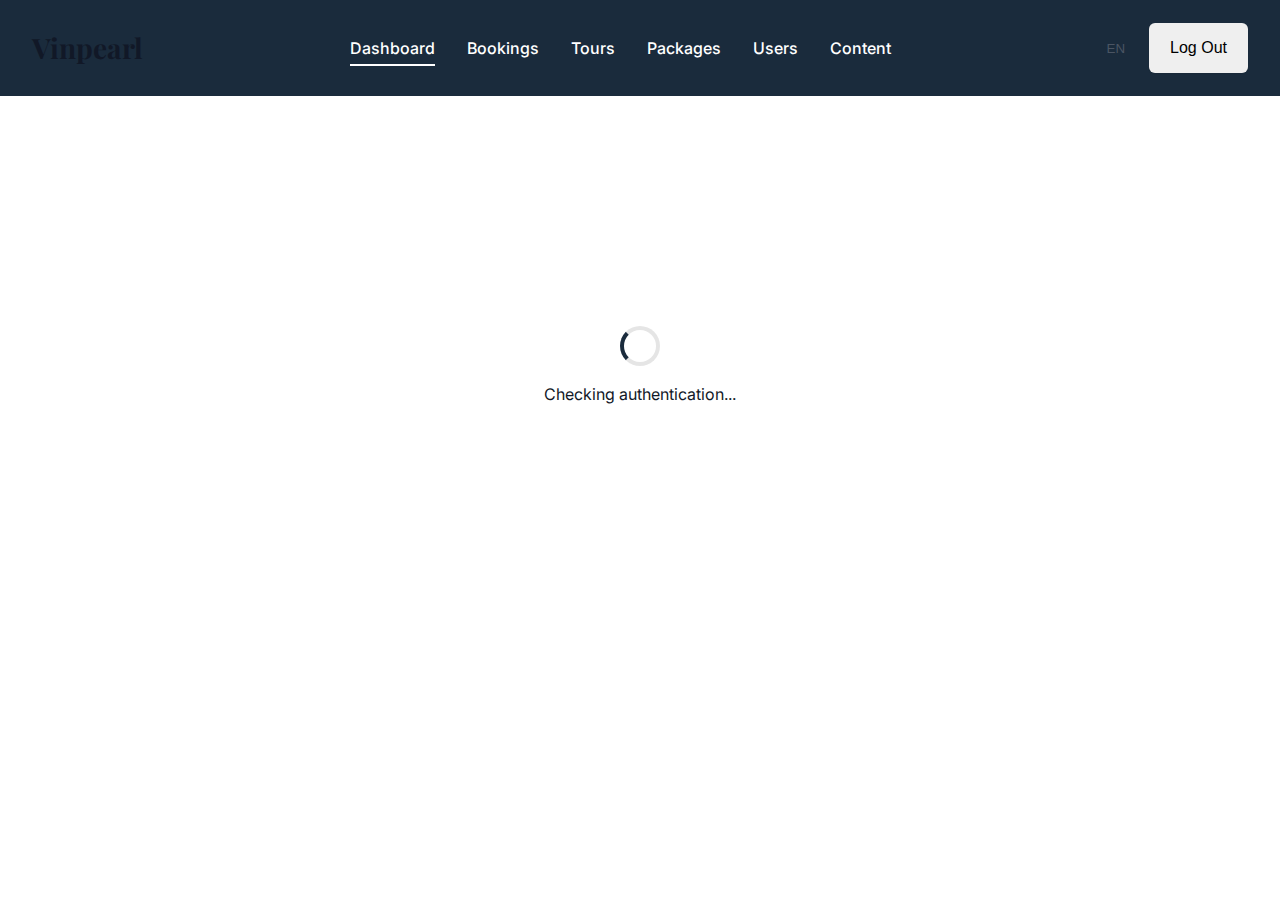
<file: pages/admin/index.html>
<!DOCTYPE html>
<html lang="en">
<head>
    <meta charset="UTF-8">
    <meta name="viewport" content="width=device-width, initial-scale=1.0">
    <title>Admin Dashboard - Vinpearl Nha Trang Resort</title>
    <link rel="stylesheet" href="../../css/main.css">
    <link rel="stylesheet" href="https://fonts.googleapis.com/css2?family=Playfair+Display:wght@400;500;600;700&family=Inter:wght@300;400;500;600;700&display=swap">
</head>
<body>
    <!-- Simple Header for Admin Pages -->
    <header class="admin-header">
        <div class="container">
            <div class="header-inner">
                <a href="../../index.html" class="logo">Vinpearl</a>
                <nav class="admin-nav">
                    <ul>
                        <li><a href="index.html" class="active">Dashboard</a></li>
                        <li><a href="bookings.html">Bookings</a></li>
                        <li><a href="tours.html">Tours</a></li>
                        <li><a href="packages.html">Packages</a></li>
                        <li><a href="users.html">Users</a></li>
                        <li><a href="content.html">Content</a></li>
                    </ul>
                </nav>
                <div class="header-buttons">
                    <div class="language-selector">
                        <button id="language-toggle">EN</button>
                        <div class="language-dropdown">
                            <a href="#" data-lang="en" class="active">English</a>
                            <a href="#" data-lang="vi">Vietnamese</a>
                        </div>
                    </div>
                    <button id="logout-button" class="btn btn-outline">Log Out</button>
                </div>
            </div>
        </div>
    </header>

    <!-- Main Content -->
    <main>
        <div class="admin-container">
            <!-- Admin Auth Guard -->
            <div id="auth-guard" class="auth-guard">
                <div class="auth-guard-content">
                    <div class="spinner"></div>
                    <p>Checking authentication...</p>
                </div>
            </div>

            <!-- Admin Dashboard Content (initially hidden) -->
            <div id="admin-content" class="admin-content" style="display: none;">
                <div class="admin-header-section">
                    <h1 class="heading-1">Admin Dashboard</h1>
                    <p class="section-description">Welcome back, <span id="admin-name">Admin</span></p>
                </div>
                
                <!-- Quick Stats -->
                <section class="admin-section">
                    <h2 class="heading-2">Overview</h2>
                    
                    <div class="stats-grid">
                        <div class="stat-card">
                            <div class="stat-icon">
                                <i class="icon-calendar"></i>
                            </div>
                            <div class="stat-content">
                                <h3 class="stat-title">Active Bookings</h3>
                                <p class="stat-value">24</p>
                                <p class="stat-change positive">+12% from last week</p>
                            </div>
                        </div>
                        
                        <div class="stat-card">
                            <div class="stat-icon">
                                <i class="icon-users"></i>
                            </div>
                            <div class="stat-content">
                                <h3 class="stat-title">Users</h3>
                                <p class="stat-value">138</p>
                                <p class="stat-change positive">+5% from last month</p>
                            </div>
                        </div>
                        
                        <div class="stat-card">
                            <div class="stat-icon">
                                <i class="icon-dollar"></i>
                            </div>
                            <div class="stat-content">
                                <h3 class="stat-title">Revenue</h3>
                                <p class="stat-value">$12,450</p>
                                <p class="stat-change positive">+18% from last month</p>
                            </div>
                        </div>
                        
                        <div class="stat-card">
                            <div class="stat-icon">
                                <i class="icon-star"></i>
                            </div>
                            <div class="stat-content">
                                <h3 class="stat-title">Avg. Rating</h3>
                                <p class="stat-value">4.8/5</p>
                                <p class="stat-change neutral">Same as last month</p>
                            </div>
                        </div>
                    </div>
                </section>
                
                <!-- Recent Bookings -->
                <section class="admin-section">
                    <div class="section-header-with-action">
                        <h2 class="heading-2">Recent Bookings</h2>
                        <a href="bookings.html" class="btn btn-outline">View All</a>
                    </div>
                    
                    <div class="table-responsive">
                        <table class="admin-table">
                            <thead>
                                <tr>
                                    <th>ID</th>
                                    <th>Customer</th>
                                    <th>Type</th>
                                    <th>Date</th>
                                    <th>Status</th>
                                    <th>Amount</th>
                                    <th>Actions</th>
                                </tr>
                            </thead>
                            <tbody>
                                <tr>
                                    <td>#BK-2025</td>
                                    <td>John Smith</td>
                                    <td>Room</td>
                                    <td>May 5, 2025</td>
                                    <td><span class="status-badge confirmed">Confirmed</span></td>
                                    <td>$450</td>
                                    <td class="actions">
                                        <button class="action-btn view-btn">View</button>
                                        <button class="action-btn edit-btn">Edit</button>
                                    </td>
                                </tr>
                                <tr>
                                    <td>#BK-2024</td>
                                    <td>Maria Garcia</td>
                                    <td>Tour</td>
                                    <td>May 4, 2025</td>
                                    <td><span class="status-badge pending">Pending</span></td>
                                    <td>$85</td>
                                    <td class="actions">
                                        <button class="action-btn view-btn">View</button>
                                        <button class="action-btn edit-btn">Edit</button>
                                    </td>
                                </tr>
                                <tr>
                                    <td>#BK-2023</td>
                                    <td>Robert Johnson</td>
                                    <td>Package</td>
                                    <td>May 3, 2025</td>
                                    <td><span class="status-badge confirmed">Confirmed</span></td>
                                    <td>$1,200</td>
                                    <td class="actions">
                                        <button class="action-btn view-btn">View</button>
                                        <button class="action-btn edit-btn">Edit</button>
                                    </td>
                                </tr>
                                <tr>
                                    <td>#BK-2022</td>
                                    <td>Sarah Wilson</td>
                                    <td>Room</td>
                                    <td>May 2, 2025</td>
                                    <td><span class="status-badge cancelled">Cancelled</span></td>
                                    <td>$350</td>
                                    <td class="actions">
                                        <button class="action-btn view-btn">View</button>
                                        <button class="action-btn edit-btn">Edit</button>
                                    </td>
                                </tr>
                                <tr>
                                    <td>#BK-2021</td>
                                    <td>David Lee</td>
                                    <td>Tour</td>
                                    <td>May 1, 2025</td>
                                    <td><span class="status-badge completed">Completed</span></td>
                                    <td>$65</td>
                                    <td class="actions">
                                        <button class="action-btn view-btn">View</button>
                                        <button class="action-btn edit-btn">Edit</button>
                                    </td>
                                </tr>
                            </tbody>
                        </table>
                    </div>
                </section>
                
                <!-- Quick Actions -->
                <section class="admin-section">
                    <h2 class="heading-2">Quick Actions</h2>
                    
                    <div class="quick-actions-grid">
                        <a href="tours.html" class="quick-action-card">
                            <div class="quick-action-icon">
                                <i class="icon-globe"></i>
                            </div>
                            <h3 class="quick-action-title">Manage Tours</h3>
                            <p>Add, edit, or delete tour offerings</p>
                        </a>
                        
                        <a href="packages.html" class="quick-action-card">
                            <div class="quick-action-icon">
                                <i class="icon-package"></i>
                            </div>
                            <h3 class="quick-action-title">Manage Packages</h3>
                            <p>Create and modify package deals</p>
                        </a>
                        
                        <a href="content.html" class="quick-action-card">
                            <div class="quick-action-icon">
                                <i class="icon-edit"></i>
                            </div>
                            <h3 class="quick-action-title">Edit Content</h3>
                            <p>Update website content and images</p>
                        </a>
                        
                        <a href="reviews.html" class="quick-action-card">
                            <div class="quick-action-icon">
                                <i class="icon-star"></i>
                            </div>
                            <h3 class="quick-action-title">Manage Reviews</h3>
                            <p>Moderate and respond to guest reviews</p>
                        </a>
                    </div>
                </section>
            </div>
        </div>
    </main>

    <script>
        document.addEventListener('DOMContentLoaded', function() {
            // Simulate authentication check
            setTimeout(function() {
                // Check if user is logged in and is an admin
                const isLoggedIn = localStorage.getItem('isLoggedIn') === 'true';
                const isAdmin = localStorage.getItem('userRole') === 'ADMIN';
                
                if (!isLoggedIn) {
                    // Redirect to login page if not logged in
                    showError('You must be logged in to access this area');
                    setTimeout(() => {
                        window.location.href = '../auth/index.html';
                    }, 2000);
                } else if (!isAdmin) {
                    // Redirect to homepage if not an admin
                    showError('You do not have permission to access this area');
                    setTimeout(() => {
                        window.location.href = '../../index.html';
                    }, 2000);
                } else {
                    // Show admin content if user is logged in and is an admin
                    document.getElementById('auth-guard').style.display = 'none';
                    document.getElementById('admin-content').style.display = 'block';
                    
                    // Set admin name
                    const userName = localStorage.getItem('userName') || 'Admin';
                    document.getElementById('admin-name').textContent = userName;
                }
            }, 1500); // Simulate loading delay
            
            // Logout button handler
            document.getElementById('logout-button').addEventListener('click', function() {
                localStorage.removeItem('isLoggedIn');
                localStorage.removeItem('userRole');
                localStorage.removeItem('userName');
                window.location.href = '../auth/index.html';
            });
            
            // Function to show error message
            function showError(message) {
                const authGuard = document.getElementById('auth-guard');
                authGuard.innerHTML = `
                    <div class="auth-guard-content error">
                        <p>${message}</p>
                    </div>
                `;
            }
        });
    </script>

    <!-- Custom styles for admin pages -->
    <style>
        /* Admin header styles */
        .admin-header {
            background-color: #1a2b3c;
            padding: 1rem 0;
            position: fixed;
            width: 100%;
            top: 0;
            z-index: 100;
        }
        
        .admin-nav ul {
            display: flex;
            gap: 2rem;
        }
        
        .admin-nav a {
            color: #fff;
            font-weight: 500;
            position: relative;
        }
        
        .admin-nav a.active:after {
            content: '';
            position: absolute;
            bottom: -0.5rem;
            left: 0;
            width: 100%;
            height: 2px;
            background-color: #fff;
        }
        
        /* Admin container */
        .admin-container {
            max-width: 1200px;
            margin: 0 auto;
            padding: 6rem 1rem 2rem;
        }
        
        /* Auth guard */
        .auth-guard {
            display: flex;
            align-items: center;
            justify-content: center;
            min-height: 60vh;
        }
        
        .auth-guard-content {
            text-align: center;
        }
        
        .spinner {
            border: 4px solid rgba(0, 0, 0, 0.1);
            border-left-color: #1a2b3c;
            border-radius: 50%;
            width: 40px;
            height: 40px;
            animation: spin 1s linear infinite;
            margin: 0 auto 1rem;
        }
        
        @keyframes spin {
            0% { transform: rotate(0deg); }
            100% { transform: rotate(360deg); }
        }
        
        .auth-guard-content.error {
            color: #e53e3e;
            font-weight: 600;
        }
        
        /* Admin header section */
        .admin-header-section {
            margin-bottom: 2rem;
        }
        
        /* Admin sections */
        .admin-section {
            background: #fff;
            border-radius: 8px;
            padding: 1.5rem;
            margin-bottom: 2rem;
            box-shadow: 0 2px 10px rgba(0, 0, 0, 0.05);
        }
        
        .section-header-with-action {
            display: flex;
            justify-content: space-between;
            align-items: center;
            margin-bottom: 1.5rem;
        }
        
        /* Stats grid */
        .stats-grid {
            display: grid;
            grid-template-columns: repeat(auto-fit, minmax(240px, 1fr));
            gap: 1.5rem;
        }
        
        .stat-card {
            display: flex;
            background: #f9fafb;
            border-radius: 8px;
            padding: 1.5rem;
            border-left: 4px solid #4a6fa5;
        }
        
        .stat-icon {
            font-size: 2rem;
            color: #4a6fa5;
            margin-right: 1rem;
        }
        
        .stat-title {
            font-size: 0.9rem;
            color: #6b7280;
            margin-bottom: 0.5rem;
        }
        
        .stat-value {
            font-size: 1.5rem;
            font-weight: 600;
            margin-bottom: 0.25rem;
        }
        
        .stat-change {
            font-size: 0.8rem;
        }
        
        .stat-change.positive {
            color: #10b981;
        }
        
        .stat-change.negative {
            color: #ef4444;
        }
        
        .stat-change.neutral {
            color: #6b7280;
        }
        
        /* Table styles */
        .table-responsive {
            overflow-x: auto;
        }
        
        .admin-table {
            width: 100%;
            border-collapse: collapse;
        }
        
        .admin-table th,
        .admin-table td {
            padding: 0.75rem 1rem;
            text-align: left;
        }
        
        .admin-table thead {
            background-color: #f1f5f9;
        }
        
        .admin-table th {
            font-weight: 600;
            color: #334155;
        }
        
        .admin-table tbody tr {
            border-bottom: 1px solid #e2e8f0;
        }
        
        .admin-table tbody tr:hover {
            background-color: #f8fafc;
        }
        
        /* Status badges */
        .status-badge {
            display: inline-block;
            padding: 0.25rem 0.75rem;
            border-radius: 9999px;
            font-size: 0.75rem;
            font-weight: 600;
        }
        
        .status-badge.confirmed {
            background-color: #dcfce7;
            color: #15803d;
        }
        
        .status-badge.pending {
            background-color: #fef3c7;
            color: #b45309;
        }
        
        .status-badge.cancelled {
            background-color: #fee2e2;
            color: #b91c1c;
        }
        
        .status-badge.completed {
            background-color: #dbeafe;
            color: #1d4ed8;
        }
        
        /* Action buttons */
        .actions {
            display: flex;
            gap: 0.5rem;
        }
        
        .action-btn {
            background: none;
            border: none;
            font-size: 0.875rem;
            cursor: pointer;
            padding: 0.25rem 0.5rem;
            border-radius: 4px;
        }
        
        .action-btn.view-btn {
            color: #4f46e5;
        }
        
        .action-btn.edit-btn {
            color: #0891b2;
        }
        
        .action-btn.delete-btn {
            color: #dc2626;
        }
        
        .action-btn:hover {
            background-color: #f3f4f6;
        }
        
        /* Quick actions grid */
        .quick-actions-grid {
            display: grid;
            grid-template-columns: repeat(auto-fit, minmax(240px, 1fr));
            gap: 1.5rem;
        }
        
        .quick-action-card {
            background: #fff;
            border: 1px solid #e5e7eb;
            border-radius: 8px;
            padding: 1.5rem;
            text-align: center;
            transition: all 0.3s ease;
            text-decoration: none;
            color: inherit;
        }
        
        .quick-action-card:hover {
            box-shadow: 0 10px 15px -3px rgba(0, 0, 0, 0.1);
            transform: translateY(-2px);
            border-color: #d1d5db;
        }
        
        .quick-action-icon {
            font-size: 2rem;
            color: #4a6fa5;
            margin-bottom: 1rem;
        }
        
        .quick-action-title {
            font-size: 1.125rem;
            font-weight: 600;
            margin-bottom: 0.5rem;
        }
        
        .quick-action-card p {
            color: #6b7280;
            font-size: 0.875rem;
        }
        
        /* Responsive adjustments */
        @media (max-width: 768px) {
            .admin-nav {
                display: none;
            }
            
            .admin-header-section {
                flex-direction: column;
                align-items: flex-start;
            }
            
            .section-header-with-action {
                flex-direction: column;
                align-items: flex-start;
                gap: 1rem;
            }
            
            .stats-grid,
            .quick-actions-grid {
                grid-template-columns: repeat(auto-fit, minmax(100%, 1fr));
            }
        }
    </style>
</body>
</html>
</file>
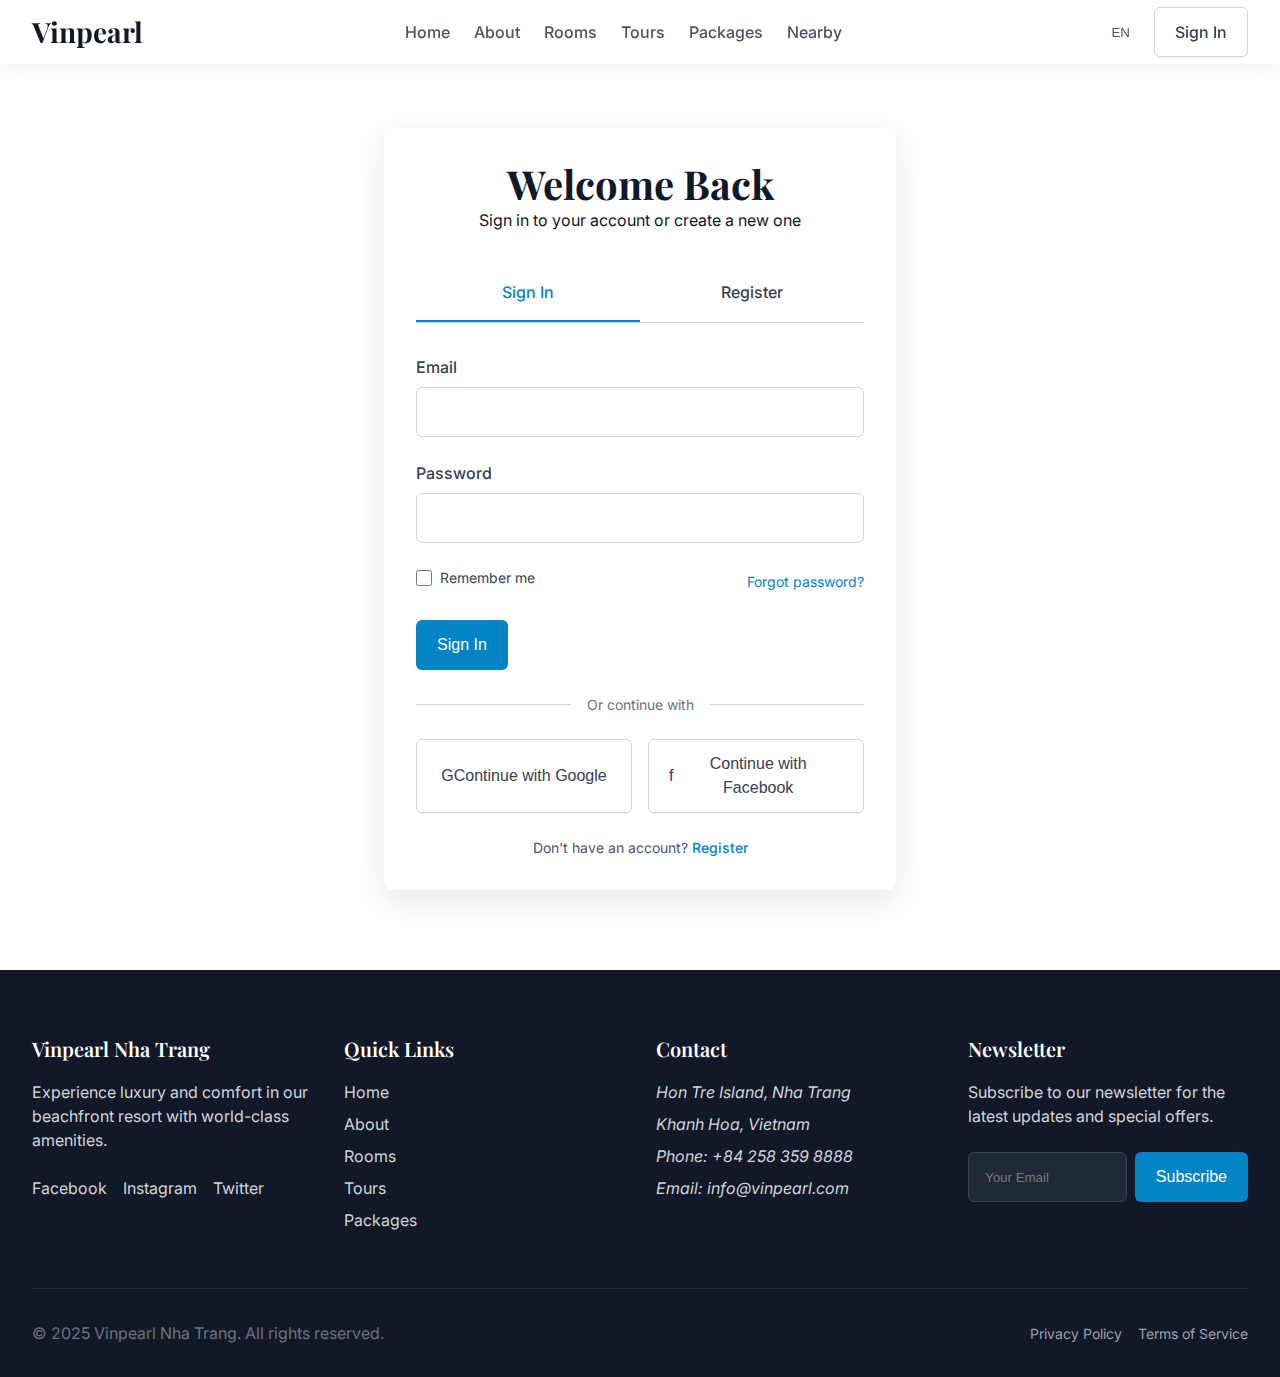
<file: pages/auth/index.html>
<!DOCTYPE html>
<html lang="en">
<head>
    <meta charset="UTF-8">
    <meta name="viewport" content="width=device-width, initial-scale=1.0">
    <title>Sign In / Register - Vinpearl Nha Trang Resort</title>
    <link rel="stylesheet" href="../../css/main.css">
    <link rel="stylesheet" href="https://fonts.googleapis.com/css2?family=Playfair+Display:wght@400;500;600;700&family=Inter:wght@300;400;500;600;700&display=swap">
</head>
<body>
    <!-- Header -->
    <header class="header">
        <div class="container">
            <div class="header-inner">
                <a href="../../index.html" class="logo">Vinpearl</a>
                <nav class="main-nav">
                    <ul>
                        <li><a href="../../index.html" data-i18n="nav.home">Home</a></li>
                        <li><a href="../about/index.html" data-i18n="nav.about">About</a></li>
                        <li><a href="../rooms/index.html" data-i18n="nav.rooms">Rooms</a></li>
                        <li><a href="../tours/index.html" data-i18n="nav.tours">Tours</a></li>
                        <li><a href="../packages/index.html" data-i18n="nav.packages">Packages</a></li>
                        <li><a href="../nearby/index.html" data-i18n="nav.nearby">Nearby</a></li>
                    </ul>
                </nav>
                <div class="header-buttons">
                    <div class="language-selector">
                        <button id="language-toggle">EN</button>
                        <div class="language-dropdown">
                            <a href="#" data-lang="en" class="active">English</a>
                            <a href="#" data-lang="vi">Vietnamese</a>
                        </div>
                    </div>
                    <a href="index.html" class="btn btn-white active" data-i18n="nav.signin">Sign In</a>
                </div>
                <button class="mobile-menu-toggle">
                    <span></span>
                    <span></span>
                    <span></span>
                </button>
            </div>
        </div>
    </header>

    <!-- Main Content -->
    <main>
        <div class="container">
            <div class="auth-container">
                <div class="auth-header">
                    <h1 class="heading-2" data-i18n="auth.welcomeBack">Welcome Back</h1>
                    <p data-i18n="auth.signInPrompt">Sign in to your account or create a new one</p>
                </div>

                <div class="auth-tabs">
                    <div class="auth-tab active" data-tab="login" data-i18n="auth.login">Sign In</div>
                    <div class="auth-tab" data-tab="register" data-i18n="auth.register">Register</div>
                </div>

                <form class="auth-form" data-mode="login" action="login_process.php" method="POST" id="authForm">
                    <!-- Common Fields -->
                    <div class="form-group">
                        <label for="email" class="form-label" data-i18n="auth.email">Email</label>
                        <input type="email" id="email" name="email" class="form-control" required>
                    </div>

                    <div class="form-group">
                        <label for="password" class="form-label" data-i18n="auth.password">Password</label>
                        <input type="password" id="password" name="password" class="form-control" required>
                    </div>

                    <!-- Register-only Fields -->
                    <div class="form-group register-only" style="display: none;">
                        <label for="name" class="form-label" data-i18n="auth.name">Full Name</label>
                        <input type="text" id="name" name="name" class="form-control">
                    </div>

                    <div class="form-group register-only" style="display: none;">
                        <label for="password_confirm" class="form-label" data-i18n="auth.confirmPassword">Confirm Password</label>
                        <input type="password" id="password_confirm" name="password_confirm" class="form-control">
                    </div>

                    <!-- Login-specific -->
                    <div class="form-group login-specific">
                        <div class="flex justify-between items-center">
                            <div class="form-check">
                                <input type="checkbox" id="remember" name="remember" class="form-check-input">
                                <label for="remember" class="form-check-label" data-i18n="auth.rememberMe">Remember me</label>
                            </div>
                            <a href="#" class="text-sm" data-i18n="auth.forgotPassword">Forgot password?</a>
                        </div>
                    </div>

                    <div class="form-group">
                        <button type="submit" class="btn btn-primary w-100" data-i18n="auth.login">Sign In</button>
                    </div>
                </form>

                <div class="auth-divider" data-i18n="auth.orContinueWith">Or continue with</div>

                <div class="social-login">
                    <button type="button" class="btn btn-white">
                        <span class="social-icon">G</span>
                        <span data-i18n="auth.continueWithGoogle">Continue with Google</span>
                    </button>
                    <button type="button" class="btn btn-white">
                        <span class="social-icon">f</span>
                        <span data-i18n="auth.continueWithFacebook">Continue with Facebook</span>
                    </button>
                </div>

                <div class="auth-footer">
                    <p>
                        <span class="login-specific" data-i18n="auth.noAccount">Don't have an account?</span>
                        <span class="register-only" style="display: none;" data-i18n="auth.alreadyHaveAccount">Already have an account?</span>
                        <a href="#" class="auth-toggle-link">
                            <span class="login-specific" data-i18n="auth.register">Register</span>
                            <span class="register-only" style="display: none;" data-i18n="auth.login">Sign In</span>
                        </a>
                    </p>
                </div>
            </div>
        </div>
    </main>

    <!-- Footer -->
    <footer class="footer">
        <div class="container">
            <div class="footer-grid">
                <div class="footer-col">
                    <h3 class="footer-title">Vinpearl Nha Trang</h3>
                    <p class="footer-text">Experience luxury and comfort in our beachfront resort with world-class amenities.</p>
                    <div class="social-links">
                        <a href="#" class="social-link">Facebook</a>
                        <a href="#" class="social-link">Instagram</a>
                        <a href="#" class="social-link">Twitter</a>
                    </div>
                </div>
                <div class="footer-col">
                    <h3 class="footer-title">Quick Links</h3>
                    <ul class="footer-links">
                        <li><a href="../../index.html" data-i18n="nav.home">Home</a></li>
                        <li><a href="../about/index.html" data-i18n="nav.about">About</a></li>
                        <li><a href="../rooms/index.html" data-i18n="nav.rooms">Rooms</a></li>
                        <li><a href="../tours/index.html" data-i18n="nav.tours">Tours</a></li>
                        <li><a href="../packages/index.html" data-i18n="nav.packages">Packages</a></li>
                    </ul>
                </div>
                <div class="footer-col">
                    <h3 class="footer-title">Contact</h3>
                    <address class="footer-contact">
                        <p>Hon Tre Island, Nha Trang</p>
                        <p>Khanh Hoa, Vietnam</p>
                        <p>Phone: +84 258 359 8888</p>
                        <p>Email: info@vinpearl.com</p>
                    </address>
                </div>
                <div class="footer-col">
                    <h3 class="footer-title">Newsletter</h3>
                    <p class="footer-text" data-i18n="footer.newsletter">Subscribe to our newsletter for the latest updates and special offers.</p>
                    <form class="newsletter-form">
                        <input type="email" placeholder="Your Email" class="newsletter-input" data-i18n="footer.email" data-i18n-attr="placeholder">
                        <button type="submit" class="btn btn-primary newsletter-button" data-i18n="footer.subscribe">Subscribe</button>
                    </form>
                </div>
            </div>
            <div class="footer-bottom">
                <p class="copyright">© 2025 Vinpearl Nha Trang. All rights reserved.</p>
                <div class="footer-bottom-links">
                    <a href="#">Privacy Policy</a>
                    <a href="#">Terms of Service</a>
                </div>
            </div>
        </div>
    </footer>

    <script src="../../js/main.js"></script>
    <script>
        document.addEventListener('DOMContentLoaded', function() {
            // Auth tab toggle functionality
            const authTabs = document.querySelectorAll('.auth-tab');
            const authForm = document.querySelector('.auth-form');
            const authToggleLink = document.querySelector('.auth-toggle-link');
            const registerFields = document.querySelectorAll('.register-only');
            const loginFields = document.querySelectorAll('.login-specific');

            function toggleAuthMode(isLogin) {
                authTabs.forEach(tab => {
                    tab.classList.toggle('active', 
                        (isLogin && tab.getAttribute('data-tab') === 'login') ||
                        (!isLogin && tab.getAttribute('data-tab') === 'register')
                    );
                });
                
                authForm.setAttribute('data-mode', isLogin ? 'login' : 'register');
                // Update form action based on mode
                authForm.setAttribute('action', isLogin ? 'login_process.php' : 'register_process.php');
                
                registerFields.forEach(field => {
                    field.style.display = isLogin ? 'none' : 'block';
                });
                
                loginFields.forEach(field => {
                    field.style.display = isLogin ? 'block' : 'none';
                });
                
                const submitBtn = authForm.querySelector('button[type="submit"]');
                if (submitBtn) {
                    submitBtn.textContent = isLogin ? 
                        (document.querySelector('[data-i18n="auth.login"]').textContent || 'Sign In') :
                        (document.querySelector('[data-i18n="auth.register"]').textContent || 'Register');
                }
            }

            authTabs.forEach(tab => {
                tab.addEventListener('click', function() {
                    const isLogin = this.getAttribute('data-tab') === 'login';
                    toggleAuthMode(isLogin);
                });
            });
            
            authToggleLink.addEventListener('click', function(e) {
                e.preventDefault();
                const currentMode = authForm.getAttribute('data-mode');
                const isLogin = currentMode !== 'login';
                toggleAuthMode(isLogin);
            });
            
            // Handle form submission
            authForm.addEventListener('submit', function(e) {
                // Form will be submitted normally to the PHP endpoint
                // After successful login/registration, the page will redirect to the homepage or intended destination
            });

            // Check for URL parameters indicating login status or errors
            const urlParams = new URLSearchParams(window.location.search);
            if (urlParams.has('login_success')) {
                alert('You have successfully logged in!');
                // Redirect to homepage after showing message
                window.location.href = '../../index.html';
            } else if (urlParams.has('login_error')) {
                const errorMessage = urlParams.get('login_error');
                alert('Login error: ' + errorMessage);
            } else if (urlParams.has('register_success')) {
                alert('Registration successful! Please log in with your new account.');
                toggleAuthMode(true); // Switch to login form
            } else if (urlParams.has('register_error')) {
                const errorMessage = urlParams.get('register_error');
                alert('Registration error: ' + errorMessage);
                toggleAuthMode(false); // Keep on register form
            }
            
            // Initialize translations specific to auth page
            if (typeof loadTranslations === 'function') {
                const authTranslations = {
                    'en': {
                        'auth.welcomeBack': 'Welcome Back',
                        'auth.signInPrompt': 'Sign in to your account or create a new one',
                        'auth.login': 'Sign In',
                        'auth.register': 'Register',
                        'auth.email': 'Email',
                        'auth.password': 'Password',
                        'auth.name': 'Full Name',
                        'auth.confirmPassword': 'Confirm Password',
                        'auth.rememberMe': 'Remember me',
                        'auth.forgotPassword': 'Forgot password?',
                        'auth.orContinueWith': 'Or continue with',
                        'auth.continueWithGoogle': 'Continue with Google',
                        'auth.continueWithFacebook': 'Continue with Facebook',
                        'auth.noAccount': 'Don\'t have an account?',
                        'auth.alreadyHaveAccount': 'Already have an account?'
                    },
                    'vi': {
                        'auth.welcomeBack': 'Chào mừng trở lại',
                        'auth.signInPrompt': 'Đăng nhập vào tài khoản của bạn hoặc tạo một tài khoản mới',
                        'auth.login': 'Đăng nhập',
                        'auth.register': 'Đăng ký',
                        'auth.email': 'Email',
                        'auth.password': 'Mật khẩu',
                        'auth.name': 'Họ và tên',
                        'auth.confirmPassword': 'Xác nhận mật khẩu',
                        'auth.rememberMe': 'Ghi nhớ đăng nhập',
                        'auth.forgotPassword': 'Quên mật khẩu?',
                        'auth.orContinueWith': 'Hoặc tiếp tục với',
                        'auth.continueWithGoogle': 'Tiếp tục với Google',
                        'auth.continueWithFacebook': 'Tiếp tục với Facebook',
                        'auth.noAccount': 'Chưa có tài khoản?',
                        'auth.alreadyHaveAccount': 'Đã có tài khoản?'
                    }
                };

                // Add auth translations to main translations object
                const savedLanguage = localStorage.getItem('language') || 'en';
                window.allTranslations = window.allTranslations || {};
                
                if (!window.allTranslations.en) {
                    window.allTranslations.en = {};
                }
                if (!window.allTranslations.vi) {
                    window.allTranslations.vi = {};
                }
                
                // Merge auth translations with main translations
                Object.assign(window.allTranslations.en, authTranslations.en);
                Object.assign(window.allTranslations.vi, authTranslations.vi);
                
                // Load translations for current language
                loadTranslations(savedLanguage);
            }
        });
    </script>
</body>
</html>
</file>
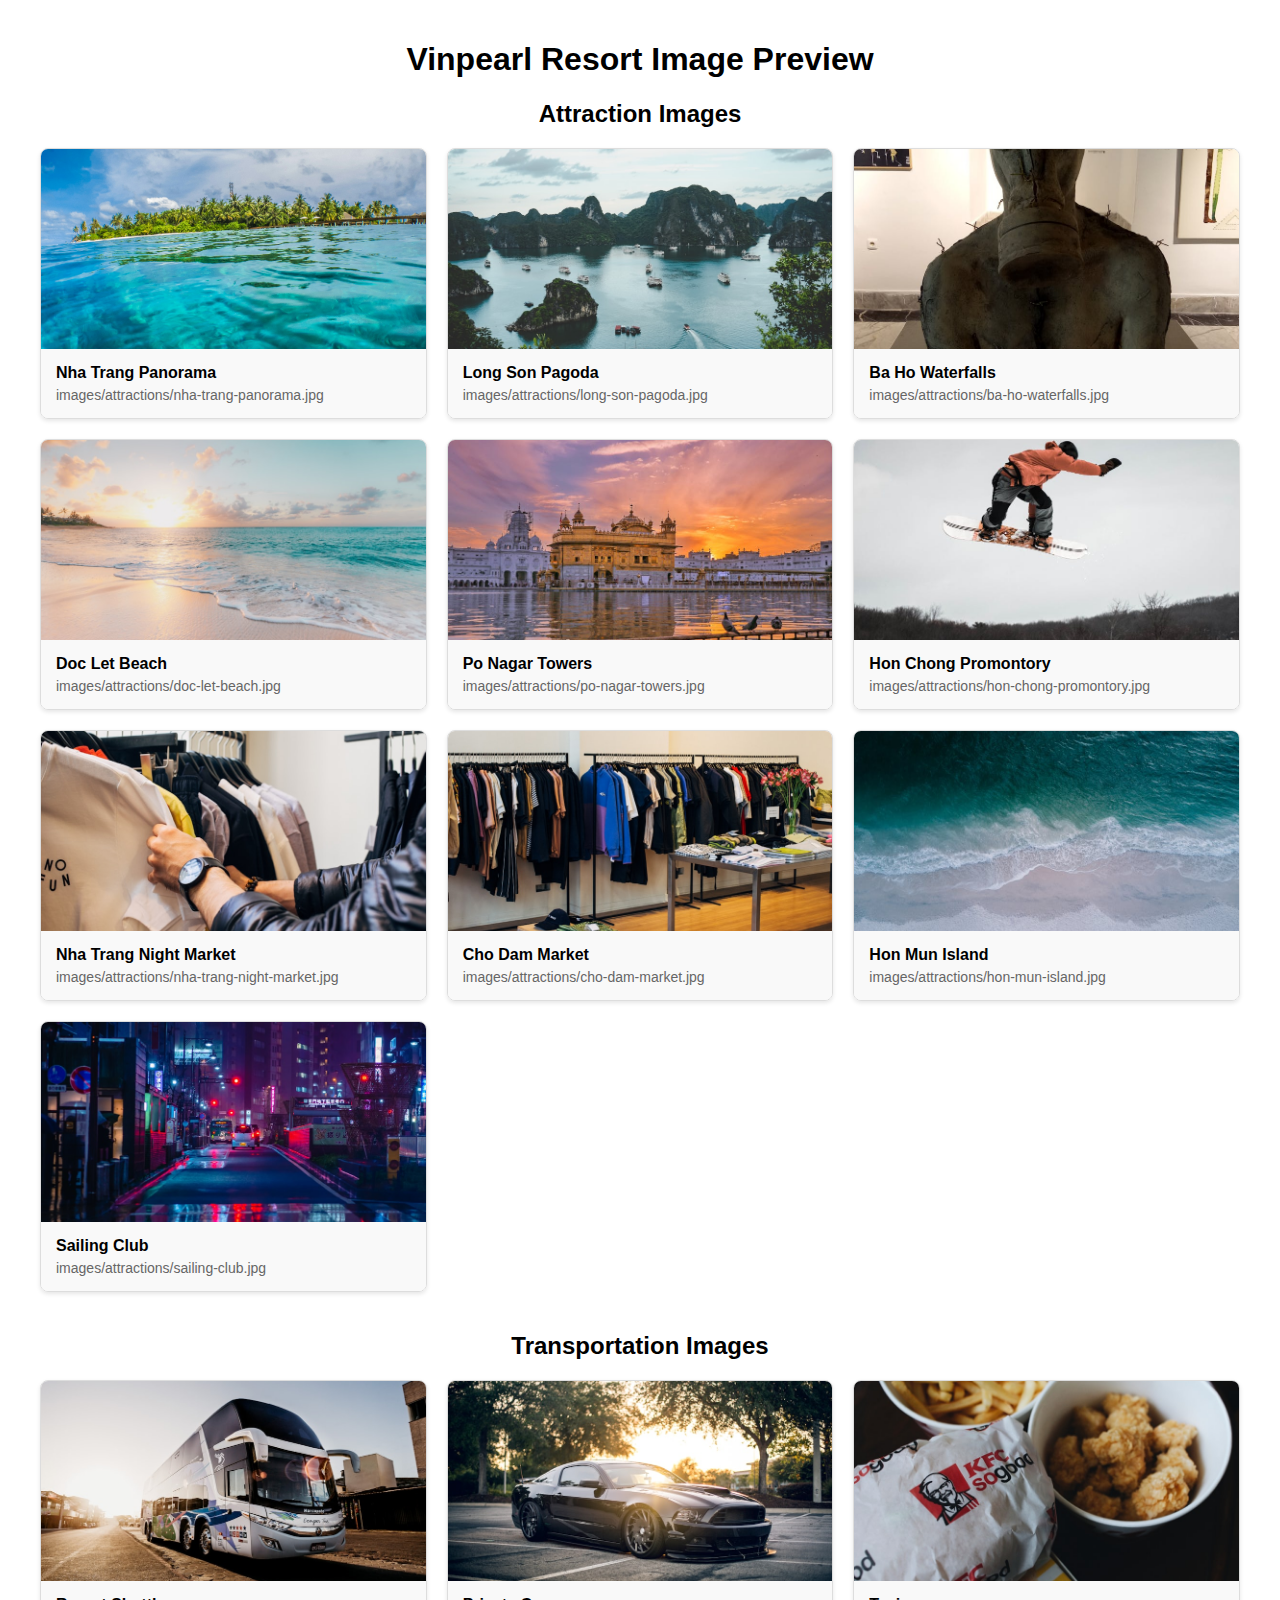
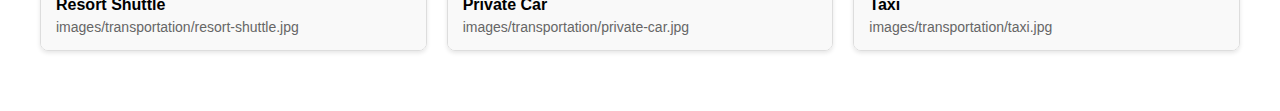
<file: image_preview.html>
<!DOCTYPE html>
<html lang="en">
<head>
    <meta charset="UTF-8">
    <meta name="viewport" content="width=device-width, initial-scale=1.0">
    <title>Vinpearl Resort Image Preview</title>
    <style>
        body {
            font-family: Arial, sans-serif;
            max-width: 1200px;
            margin: 0 auto;
            padding: 20px;
        }
        h1, h2 {
            text-align: center;
        }
        .image-grid {
            display: grid;
            grid-template-columns: repeat(auto-fill, minmax(300px, 1fr));
            gap: 20px;
            margin-bottom: 40px;
        }
        .image-card {
            border: 1px solid #ddd;
            border-radius: 8px;
            overflow: hidden;
            box-shadow: 0 2px 4px rgba(0,0,0,0.1);
            transition: transform 0.3s ease;
        }
        .image-card:hover {
            transform: translateY(-5px);
            box-shadow: 0 5px 15px rgba(0,0,0,0.1);
        }
        .image-container {
            height: 200px;
            overflow: hidden;
        }
        img {
            width: 100%;
            height: 100%;
            object-fit: cover;
            transition: transform 0.3s ease;
        }
        .image-card:hover img {
            transform: scale(1.05);
        }
        .image-info {
            padding: 15px;
            background-color: #f9f9f9;
        }
        .image-name {
            margin: 0;
            font-size: 16px;
            font-weight: bold;
        }
        .image-path {
            margin: 5px 0 0;
            font-size: 14px;
            color: #666;
        }
    </style>
</head>
<body>
    <h1>Vinpearl Resort Image Preview</h1>
    
    <h2>Attraction Images</h2>
    <div class="image-grid">
        <div class="image-card">
            <div class="image-container">
                <img src="images/attractions/nha-trang-panorama.jpg" alt="Nha Trang Panorama">
            </div>
            <div class="image-info">
                <h3 class="image-name">Nha Trang Panorama</h3>
                <p class="image-path">images/attractions/nha-trang-panorama.jpg</p>
            </div>
        </div>
        
        <div class="image-card">
            <div class="image-container">
                <img src="images/attractions/long-son-pagoda.jpg" alt="Long Son Pagoda">
            </div>
            <div class="image-info">
                <h3 class="image-name">Long Son Pagoda</h3>
                <p class="image-path">images/attractions/long-son-pagoda.jpg</p>
            </div>
        </div>
        
        <div class="image-card">
            <div class="image-container">
                <img src="images/attractions/ba-ho-waterfalls.jpg" alt="Ba Ho Waterfalls">
            </div>
            <div class="image-info">
                <h3 class="image-name">Ba Ho Waterfalls</h3>
                <p class="image-path">images/attractions/ba-ho-waterfalls.jpg</p>
            </div>
        </div>
        
        <div class="image-card">
            <div class="image-container">
                <img src="images/attractions/doc-let-beach.jpg" alt="Doc Let Beach">
            </div>
            <div class="image-info">
                <h3 class="image-name">Doc Let Beach</h3>
                <p class="image-path">images/attractions/doc-let-beach.jpg</p>
            </div>
        </div>
        
        <div class="image-card">
            <div class="image-container">
                <img src="images/attractions/po-nagar-towers.jpg" alt="Po Nagar Towers">
            </div>
            <div class="image-info">
                <h3 class="image-name">Po Nagar Towers</h3>
                <p class="image-path">images/attractions/po-nagar-towers.jpg</p>
            </div>
        </div>
        
        <div class="image-card">
            <div class="image-container">
                <img src="images/attractions/hon-chong-promontory.jpg" alt="Hon Chong Promontory">
            </div>
            <div class="image-info">
                <h3 class="image-name">Hon Chong Promontory</h3>
                <p class="image-path">images/attractions/hon-chong-promontory.jpg</p>
            </div>
        </div>
        
        <div class="image-card">
            <div class="image-container">
                <img src="images/attractions/nha-trang-night-market.jpg" alt="Nha Trang Night Market">
            </div>
            <div class="image-info">
                <h3 class="image-name">Nha Trang Night Market</h3>
                <p class="image-path">images/attractions/nha-trang-night-market.jpg</p>
            </div>
        </div>
        
        <div class="image-card">
            <div class="image-container">
                <img src="images/attractions/cho-dam-market.jpg" alt="Cho Dam Market">
            </div>
            <div class="image-info">
                <h3 class="image-name">Cho Dam Market</h3>
                <p class="image-path">images/attractions/cho-dam-market.jpg</p>
            </div>
        </div>
        
        <div class="image-card">
            <div class="image-container">
                <img src="images/attractions/hon-mun-island.jpg" alt="Hon Mun Island">
            </div>
            <div class="image-info">
                <h3 class="image-name">Hon Mun Island</h3>
                <p class="image-path">images/attractions/hon-mun-island.jpg</p>
            </div>
        </div>
        
        <div class="image-card">
            <div class="image-container">
                <img src="images/attractions/sailing-club.jpg" alt="Sailing Club">
            </div>
            <div class="image-info">
                <h3 class="image-name">Sailing Club</h3>
                <p class="image-path">images/attractions/sailing-club.jpg</p>
            </div>
        </div>
    </div>
    
    <h2>Transportation Images</h2>
    <div class="image-grid">
        <div class="image-card">
            <div class="image-container">
                <img src="images/transportation/resort-shuttle.jpg" alt="Resort Shuttle">
            </div>
            <div class="image-info">
                <h3 class="image-name">Resort Shuttle</h3>
                <p class="image-path">images/transportation/resort-shuttle.jpg</p>
            </div>
        </div>
        
        <div class="image-card">
            <div class="image-container">
                <img src="images/transportation/private-car.jpg" alt="Private Car">
            </div>
            <div class="image-info">
                <h3 class="image-name">Private Car</h3>
                <p class="image-path">images/transportation/private-car.jpg</p>
            </div>
        </div>
        
        <div class="image-card">
            <div class="image-container">
                <img src="images/transportation/taxi.jpg" alt="Taxi">
            </div>
            <div class="image-info">
                <h3 class="image-name">Taxi</h3>
                <p class="image-path">images/transportation/taxi.jpg</p>
            </div>
        </div>
    </div>
</body>
</html>
</file>
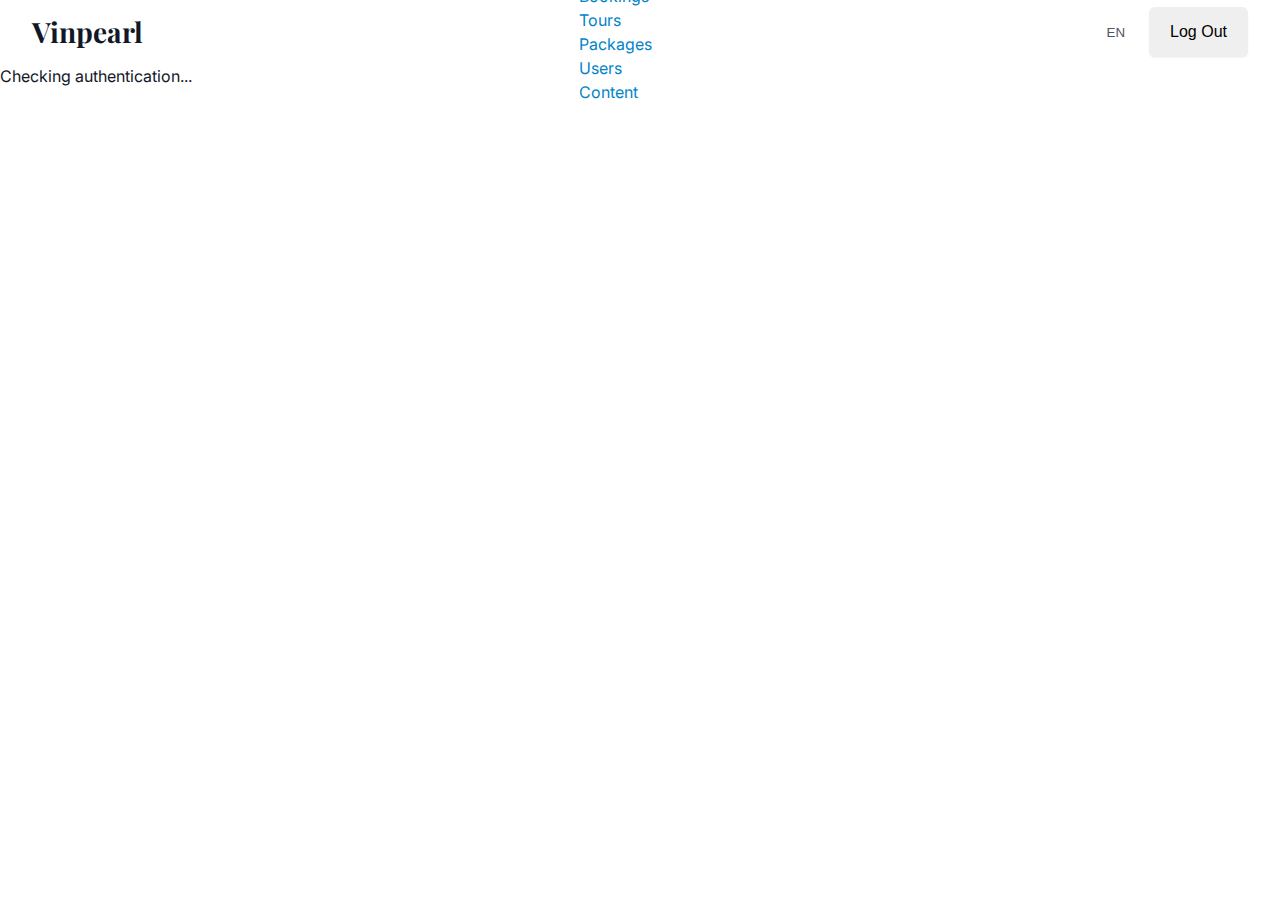
<file: pages/admin/content.html>
<!DOCTYPE html>
<html lang="en">
<head>
    <meta charset="UTF-8">
    <meta name="viewport" content="width=device-width, initial-scale=1.0">
    <title>Content Management - Vinpearl Admin</title>
    <link rel="stylesheet" href="../../css/main.css">
    <link rel="stylesheet" href="https://fonts.googleapis.com/css2?family=Playfair+Display:wght@400;500;600;700&family=Inter:wght@300;400;500;600;700&display=swap">
</head>
<body>
    <!-- Header for Admin Pages -->
    <header class="admin-header">
        <div class="container">
            <div class="header-inner">
                <a href="../../index.html" class="logo">Vinpearl</a>
                <nav class="admin-nav">
                    <ul>
                        <li><a href="index.html">Dashboard</a></li>
                        <li><a href="bookings.html">Bookings</a></li>
                        <li><a href="tours.html">Tours</a></li>
                        <li><a href="packages.html">Packages</a></li>
                        <li><a href="users.html">Users</a></li>
                        <li><a href="content.html" class="active">Content</a></li>
                    </ul>
                </nav>
                <div class="header-buttons">
                    <div class="language-selector">
                        <button id="language-toggle">EN</button>
                        <div class="language-dropdown">
                            <a href="#" data-lang="en" class="active">English</a>
                            <a href="#" data-lang="vi">Vietnamese</a>
                        </div>
                    </div>
                    <button id="logout-button" class="btn btn-outline">Log Out</button>
                </div>
            </div>
        </div>
    </header>

    <!-- Main Content -->
    <main>
        <div class="admin-container">
            <!-- Admin Auth Guard -->
            <div id="auth-guard" class="auth-guard">
                <div class="auth-guard-content">
                    <div class="spinner"></div>
                    <p>Checking authentication...</p>
                </div>
            </div>

            <!-- Admin Content (initially hidden) -->
            <div id="admin-content" class="admin-content" style="display: none;">
                <div class="admin-header-section">
                    <h1 class="heading-1">Content Management</h1>
                    <p class="section-description">Manage website content, images, and promotional materials.</p>
                </div>
                
                <!-- Content Navigation -->
                <section class="admin-section">
                    <div class="content-nav">
                        <button class="content-nav-item active" data-content="homepage">Homepage</button>
                        <button class="content-nav-item" data-content="rooms">Rooms</button>
                        <button class="content-nav-item" data-content="tours">Tours</button>
                        <button class="content-nav-item" data-content="packages">Packages</button>
                        <button class="content-nav-item" data-content="about">About Us</button>
                        <button class="content-nav-item" data-content="footer">Footer</button>
                    </div>
                    
                    <!-- Content Management Area -->
                    <div class="content-management-area">
                        <!-- Homepage Content Section -->
                        <div class="content-section active" id="homepage-content">
                            <h2 class="heading-2">Homepage Content</h2>
                            
                            <!-- Hero Section -->
                            <div class="content-card">
                                <div class="content-card-header">
                                    <h3>Hero Section</h3>
                                    <button class="btn btn-sm btn-primary edit-content-btn" data-section="hero">Edit</button>
                                </div>
                                <div class="content-card-body">
                                    <div class="preview-with-info">
                                        <div class="content-preview">
                                            <img src="../../images/attractions/nha-trang-panorama.jpg" alt="Hero Image" class="preview-image">
                                        </div>
                                        <div class="content-info">
                                            <h4>Hero Title</h4>
                                            <p>Experience Luxury in Paradise</p>
                                            
                                            <h4>Subtitle</h4>
                                            <p>Welcome to the premier beachfront resort in Nha Trang with world-class amenities and unparalleled service.</p>
                                            
                                            <h4>Call to Action</h4>
                                            <p><strong>Button 1:</strong> Book Your Stay</p>
                                            <p><strong>Button 2:</strong> Discover More</p>
                                        </div>
                                    </div>
                                </div>
                            </div>
                            
                            <!-- Featured Rooms -->
                            <div class="content-card">
                                <div class="content-card-header">
                                    <h3>Featured Rooms</h3>
                                    <button class="btn btn-sm btn-primary edit-content-btn" data-section="featured-rooms">Edit</button>
                                </div>
                                <div class="content-card-body">
                                    <div class="content-grid">
                                        <div class="content-grid-item">
                                            <img src="../../images/attractions/nha-trang-panorama.jpg" alt="Deluxe Ocean View Room" class="grid-item-image">
                                            <div class="grid-item-info">
                                                <h4>Deluxe Ocean View Room</h4>
                                                <p>45m² | 2 Adults, 1 Child | $250 per night</p>
                                            </div>
                                            <div class="grid-item-actions">
                                                <button class="btn btn-sm btn-outline">Edit</button>
                                                <button class="btn btn-sm btn-outline btn-danger">Remove</button>
                                            </div>
                                        </div>
                                        <div class="content-grid-item">
                                            <img src="../../images/attractions/hon-mun-island.jpg" alt="Premium Suite" class="grid-item-image">
                                            <div class="grid-item-info">
                                                <h4>Premium Suite</h4>
                                                <p>65m² | 3 Adults | $350 per night</p>
                                            </div>
                                            <div class="grid-item-actions">
                                                <button class="btn btn-sm btn-outline">Edit</button>
                                                <button class="btn btn-sm btn-outline btn-danger">Remove</button>
                                            </div>
                                        </div>
                                        <div class="content-grid-item add-new">
                                            <div class="add-item-placeholder">
                                                <span>+</span>
                                                <p>Add New Room</p>
                                            </div>
                                        </div>
                                    </div>
                                </div>
                            </div>
                            
                            <!-- Special Offers -->
                            <div class="content-card">
                                <div class="content-card-header">
                                    <h3>Special Offers</h3>
                                    <button class="btn btn-sm btn-primary edit-content-btn" data-section="special-offers">Edit</button>
                                </div>
                                <div class="content-card-body">
                                    <div class="content-info">
                                        <h4>Special Offers Section Title</h4>
                                        <p>Limited Time Offers</p>
                                        
                                        <h4>Description</h4>
                                        <p>Take advantage of our exclusive promotions and special packages designed to enhance your stay at Vinpearl Nha Trang Resort.</p>
                                    </div>
                                    
                                    <div class="offers-list">
                                        <div class="offer-item">
                                            <h4>Summer Escape Package</h4>
                                            <p>20% off on all room bookings from June to August</p>
                                            <div class="offer-actions">
                                                <button class="btn btn-sm btn-outline">Edit</button>
                                                <button class="btn btn-sm btn-outline btn-danger">Remove</button>
                                            </div>
                                        </div>
                                        <div class="offer-item">
                                            <h4>Honeymoon Special</h4>
                                            <p>Complimentary bottle of champagne and spa treatment for honeymooners</p>
                                            <div class="offer-actions">
                                                <button class="btn btn-sm btn-outline">Edit</button>
                                                <button class="btn btn-sm btn-outline btn-danger">Remove</button>
                                            </div>
                                        </div>
                                        <div class="add-offer">
                                            <button class="btn btn-outline">+ Add New Offer</button>
                                        </div>
                                    </div>
                                </div>
                            </div>
                            
                            <!-- Testimonials -->
                            <div class="content-card">
                                <div class="content-card-header">
                                    <h3>Testimonials</h3>
                                    <button class="btn btn-sm btn-primary edit-content-btn" data-section="testimonials">Edit</button>
                                </div>
                                <div class="content-card-body">
                                    <div class="content-info">
                                        <h4>Testimonials Section Title</h4>
                                        <p>What Our Guests Say</p>
                                    </div>
                                    
                                    <div class="testimonials-list">
                                        <div class="testimonial-item">
                                            <div class="testimonial-content">
                                                <p>"An amazing experience! The staff was incredibly attentive and the facilities were world-class."</p>
                                            </div>
                                            <div class="testimonial-author">
                                                <p><strong>John Smith</strong> - New York, USA</p>
                                            </div>
                                            <div class="testimonial-actions">
                                                <button class="btn btn-sm btn-outline">Edit</button>
                                                <button class="btn btn-sm btn-outline btn-danger">Remove</button>
                                            </div>
                                        </div>
                                        <div class="testimonial-item">
                                            <div class="testimonial-content">
                                                <p>"The view from our room was breathtaking. We'll definitely be coming back next year!"</p>
                                            </div>
                                            <div class="testimonial-author">
                                                <p><strong>Maria Garcia</strong> - Madrid, Spain</p>
                                            </div>
                                            <div class="testimonial-actions">
                                                <button class="btn btn-sm btn-outline">Edit</button>
                                                <button class="btn btn-sm btn-outline btn-danger">Remove</button>
                                            </div>
                                        </div>
                                        <div class="add-testimonial">
                                            <button class="btn btn-outline">+ Add New Testimonial</button>
                                        </div>
                                    </div>
                                </div>
                            </div>
                        </div>
                        
                        <!-- Rooms Content Section (initially hidden) -->
                        <div class="content-section" id="rooms-content">
                            <h2 class="heading-2">Rooms Page Content</h2>
                            
                            <!-- Rooms Hero Section -->
                            <div class="content-card">
                                <div class="content-card-header">
                                    <h3>Rooms Hero Section</h3>
                                    <button class="btn btn-sm btn-primary edit-content-btn" data-section="rooms-hero">Edit</button>
                                </div>
                                <div class="content-card-body">
                                    <div class="preview-with-info">
                                        <div class="content-preview">
                                            <img src="../../images/attractions/nha-trang-panorama.jpg" alt="Rooms Hero Image" class="preview-image">
                                        </div>
                                        <div class="content-info">
                                            <h4>Page Title</h4>
                                            <p>Luxurious Accommodations</p>
                                            
                                            <h4>Page Description</h4>
                                            <p>Experience unrivaled comfort in our elegantly appointed rooms and suites with stunning ocean views.</p>
                                        </div>
                                    </div>
                                </div>
                            </div>
                            
                            <!-- Place for more room page content sections -->
                        </div>
                        
                        <!-- More content sections for Tours, Packages, About, Footer would go here... -->
                    </div>
                </section>
                
                <!-- Media Library -->
                <section class="admin-section">
                    <div class="section-header-with-action">
                        <h2 class="heading-2">Media Library</h2>
                        <button id="upload-media-btn" class="btn btn-primary">Upload New Media</button>
                    </div>
                    
                    <!-- Media Filter -->
                    <div class="filter-row">
                        <div class="search-input">
                            <input type="text" id="search-media" placeholder="Search media...">
                        </div>
                        <div class="filter-group">
                            <select id="filter-media-type">
                                <option value="">All Types</option>
                                <option value="image">Images</option>
                                <option value="video">Videos</option>
                            </select>
                            <select id="filter-media-category">
                                <option value="">All Categories</option>
                                <option value="rooms">Rooms</option>
                                <option value="facilities">Facilities</option>
                                <option value="dining">Dining</option>
                                <option value="attractions">Attractions</option>
                            </select>
                        </div>
                    </div>
                    
                    <!-- Media Gallery -->
                    <div class="media-gallery">
                        <div class="media-item">
                            <img src="../../images/attractions/nha-trang-panorama.jpg" alt="Nha Trang Panorama">
                            <div class="media-info">
                                <p>nha-trang-panorama.jpg</p>
                                <span>1920×1080 • 450KB</span>
                            </div>
                            <div class="media-actions">
                                <button class="action-btn">View</button>
                                <button class="action-btn">Edit</button>
                                <button class="action-btn delete-btn">Delete</button>
                            </div>
                        </div>
                        <div class="media-item">
                            <img src="../../images/attractions/hon-mun-island.jpg" alt="Hon Mun Island">
                            <div class="media-info">
                                <p>hon-mun-island.jpg</p>
                                <span>1920×1080 • 380KB</span>
                            </div>
                            <div class="media-actions">
                                <button class="action-btn">View</button>
                                <button class="action-btn">Edit</button>
                                <button class="action-btn delete-btn">Delete</button>
                            </div>
                        </div>
                        <div class="media-item">
                            <img src="../../images/attractions/ba-ho-waterfalls.jpg" alt="Ba Ho Waterfalls">
                            <div class="media-info">
                                <p>ba-ho-waterfalls.jpg</p>
                                <span>1920×1080 • 420KB</span>
                            </div>
                            <div class="media-actions">
                                <button class="action-btn">View</button>
                                <button class="action-btn">Edit</button>
                                <button class="action-btn delete-btn">Delete</button>
                            </div>
                        </div>
                        <div class="media-item">
                            <img src="../../images/attractions/doc-let-beach.jpg" alt="Doc Let Beach">
                            <div class="media-info">
                                <p>doc-let-beach.jpg</p>
                                <span>1920×1080 • 390KB</span>
                            </div>
                            <div class="media-actions">
                                <button class="action-btn">View</button>
                                <button class="action-btn">Edit</button>
                                <button class="action-btn delete-btn">Delete</button>
                            </div>
                        </div>
                        <div class="media-item">
                            <img src="../../images/attractions/long-son-pagoda.jpg" alt="Long Son Pagoda">
                            <div class="media-info">
                                <p>long-son-pagoda.jpg</p>
                                <span>1920×1080 • 410KB</span>
                            </div>
                            <div class="media-actions">
                                <button class="action-btn">View</button>
                                <button class="action-btn">Edit</button>
                                <button class="action-btn delete-btn">Delete</button>
                            </div>
                        </div>
                        <div class="media-item">
                            <img src="../../images/attractions/sailing-club.jpg" alt="Sailing Club">
                            <div class="media-info">
                                <p>sailing-club.jpg</p>
                                <span>1920×1080 • 370KB</span>
                            </div>
                            <div class="media-actions">
                                <button class="action-btn">View</button>
                                <button class="action-btn">Edit</button>
                                <button class="action-btn delete-btn">Delete</button>
                            </div>
                        </div>
                    </div>
                    
                    <!-- Pagination -->
                    <div class="pagination">
                        <button class="pagination-btn" disabled>&laquo;</button>
                        <button class="pagination-btn active">1</button>
                        <button class="pagination-btn">2</button>
                        <button class="pagination-btn">3</button>
                        <button class="pagination-btn">&raquo;</button>
                    </div>
                </section>
                
                <!-- Upload Media Modal -->
                <div id="upload-media-modal" class="modal">
                    <div class="modal-content">
                        <span class="modal-close">&times;</span>
                        <h2>Upload Media</h2>
                        
                        <form id="upload-media-form" class="admin-form">
                            <div class="form-group">
                                <label for="media-file">Select File</label>
                                <input type="file" id="media-file" name="file" accept="image/*,video/*">
                            </div>
                            
                            <div class="form-row">
                                <div class="form-group">
                                    <label for="media-title">Title</label>
                                    <input type="text" id="media-title" name="title">
                                </div>
                                
                                <div class="form-group">
                                    <label for="media-alt">Alt Text</label>
                                    <input type="text" id="media-alt" name="alt" placeholder="Describe the image for accessibility">
                                </div>
                            </div>
                            
                            <div class="form-group">
                                <label for="media-category">Category</label>
                                <select id="media-category" name="category">
                                    <option value="rooms">Rooms</option>
                                    <option value="facilities">Facilities</option>
                                    <option value="dining">Dining</option>
                                    <option value="attractions">Attractions</option>
                                    <option value="other">Other</option>
                                </select>
                            </div>
                            
                            <div class="form-group">
                                <label for="media-description">Description (Optional)</label>
                                <textarea id="media-description" name="description" rows="3"></textarea>
                            </div>
                            
                            <div class="form-actions">
                                <button type="button" class="btn btn-outline" id="cancel-upload">Cancel</button>
                                <button type="submit" class="btn btn-primary">Upload</button>
                            </div>
                        </form>
                    </div>
                </div>
                
                <!-- Content Edit Modal -->
                <div id="edit-content-modal" class="modal">
                    <div class="modal-content">
                        <span class="modal-close">&times;</span>
                        <h2 id="edit-section-title">Edit Hero Section</h2>
                        
                        <form id="edit-content-form" class="admin-form">
                            <!-- This content will change dynamically based on what's being edited -->
                            <div class="form-group">
                                <label for="hero-title">Hero Title</label>
                                <input type="text" id="hero-title" name="title" value="Experience Luxury in Paradise">
                            </div>
                            
                            <div class="form-group">
                                <label for="hero-subtitle">Subtitle</label>
                                <textarea id="hero-subtitle" name="subtitle" rows="2">Welcome to the premier beachfront resort in Nha Trang with world-class amenities and unparalleled service.</textarea>
                            </div>
                            
                            <div class="form-group">
                                <label for="hero-image">Hero Image</label>
                                <div class="image-selector">
                                    <img src="../../images/attractions/nha-trang-panorama.jpg" alt="Current Hero Image" id="current-hero-image">
                                    <button type="button" class="btn btn-outline">Change Image</button>
                                </div>
                            </div>
                            
                            <div class="form-row">
                                <div class="form-group">
                                    <label for="button1-text">Button 1 Text</label>
                                    <input type="text" id="button1-text" name="button1_text" value="Book Your Stay">
                                </div>
                                
                                <div class="form-group">
                                    <label for="button1-link">Button 1 Link</label>
                                    <input type="text" id="button1-link" name="button1_link" value="/pages/rooms/index.html">
                                </div>
                            </div>
                            
                            <div class="form-row">
                                <div class="form-group">
                                    <label for="button2-text">Button 2 Text</label>
                                    <input type="text" id="button2-text" name="button2_text" value="Discover More">
                                </div>
                                
                                <div class="form-group">
                                    <label for="button2-link">Button 2 Link</label>
                                    <input type="text" id="button2-link" name="button2_link" value="#about">
                                </div>
                            </div>
                            
                            <div class="form-actions">
                                <button type="button" class="btn btn-outline" id="cancel-edit-content">Cancel</button>
                                <button type="submit" class="btn btn-primary">Save Changes</button>
                            </div>
                        </form>
                    </div>
                </div>
            </div>
        </div>
    </main>

    <script>
        document.addEventListener('DOMContentLoaded', function() {
            // Authentication check
            setTimeout(function() {
                // Check if user is logged in and is an admin
                const isLoggedIn = localStorage.getItem('isLoggedIn') === 'true';
                const isAdmin = localStorage.getItem('userRole') === 'ADMIN';
                
                if (!isLoggedIn) {
                    showError('You must be logged in to access this area');
                    setTimeout(() => {
                        window.location.href = '../auth/index.html';
                    }, 2000);
                } else if (!isAdmin) {
                    showError('You do not have permission to access this area');
                    setTimeout(() => {
                        window.location.href = '../../index.html';
                    }, 2000);
                } else {
                    document.getElementById('auth-guard').style.display = 'none';
                    document.getElementById('admin-content').style.display = 'block';
                }
            }, 1000);
            
            // Function to show error message
            function showError(message) {
                const authGuard = document.getElementById('auth-guard');
                authGuard.innerHTML = `
                    <div class="auth-guard-content error">
                        <p>${message}</p>
                    </div>
                `;
            }
            
            // Logout button handler
            document.getElementById('logout-button').addEventListener('click', function() {
                localStorage.removeItem('isLoggedIn');
                localStorage.removeItem('userRole');
                localStorage.removeItem('userName');
                window.location.href = '../auth/index.html';
            });
            
            // Content navigation
            const contentNavItems = document.querySelectorAll('.content-nav-item');
            const contentSections = document.querySelectorAll('.content-section');
            
            contentNavItems.forEach(item => {
                item.addEventListener('click', function() {
                    const contentType = this.getAttribute('data-content');
                    
                    // Update active nav item
                    contentNavItems.forEach(nav => nav.classList.remove('active'));
                    this.classList.add('active');
                    
                    // Show corresponding content section
                    contentSections.forEach(section => {
                        section.classList.remove('active');
                        if (section.id === contentType + '-content') {
                            section.classList.add('active');
                        }
                    });
                });
            });
            
            // Modal variables
            const uploadMediaModal = document.getElementById('upload-media-modal');
            const editContentModal = document.getElementById('edit-content-modal');
            const uploadMediaBtn = document.getElementById('upload-media-btn');
            const editContentBtns = document.querySelectorAll('.edit-content-btn');
            const cancelUploadBtn = document.getElementById('cancel-upload');
            const cancelEditContentBtn = document.getElementById('cancel-edit-content');
            const modalCloseButtons = document.querySelectorAll('.modal-close');
            
            // Show Upload Media modal
            uploadMediaBtn.addEventListener('click', function() {
                uploadMediaModal.style.display = 'block';
            });
            
            // Show Edit Content modal
            editContentBtns.forEach(button => {
                button.addEventListener('click', function() {
                    const sectionType = this.getAttribute('data-section');
                    document.getElementById('edit-section-title').textContent = `Edit ${sectionType.replace('-', ' ').replace(/\b\w/g, l => l.toUpperCase())} Section`;
                    
                    // In a real application, you'd dynamically load the form fields based on the section type
                    // For this demo, we're just using the same form for simplicity
                    
                    editContentModal.style.display = 'block';
                });
            });
            
            // Close modals with buttons
            cancelUploadBtn.addEventListener('click', function() {
                uploadMediaModal.style.display = 'none';
            });
            
            cancelEditContentBtn.addEventListener('click', function() {
                editContentModal.style.display = 'none';
            });
            
            // Close modals with X button
            modalCloseButtons.forEach(button => {
                button.addEventListener('click', function() {
                    uploadMediaModal.style.display = 'none';
                    editContentModal.style.display = 'none';
                });
            });
            
            // Close modals when clicking outside
            window.addEventListener('click', function(event) {
                if (event.target === uploadMediaModal) {
                    uploadMediaModal.style.display = 'none';
                }
                if (event.target === editContentModal) {
                    editContentModal.style.display = 'none';
                }
            });
            
            // Form submission (just for demonstration)
            const uploadMediaForm = document.getElementById('upload-media-form');
            uploadMediaForm.addEventListener('submit', function(e) {
                e.preventDefault();
                
                // In a real application, you'd send an AJAX request here
                alert('Media uploaded successfully!');
                uploadMediaModal.style.display = 'none';
            });
            
            const editContentForm = document.getElementById('edit-content-form');
            editContentForm.addEventListener('submit', function(e) {
                e.preventDefault();
                
                // In a real application, you'd send an AJAX request here
                alert('Content updated successfully!');
                editContentModal.style.display = 'none';
            });
            
            // Media search functionality
            const searchMedia = document.getElementById('search-media');
            searchMedia.addEventListener('keyup', function() {
                const searchTerm = this.value.toLowerCase();
                const mediaItems = document.querySelectorAll('.media-item');
                
                mediaItems.forEach(item => {
                    const mediaName = item.querySelector('.media-info p').textContent.toLowerCase();
                    if (mediaName.includes(searchTerm)) {
                        item.style.display = '';
                    } else {
                        item.style.display = 'none';
                    }
                });
            });
            
            // Add event listeners for other interactions (grid item edits, offer edits, testimonial edits)
            // For brevity, these are not implemented in this demo
        });
    </script>

    <style>
        /* Content management specific styles */
        .content-nav {
            display: flex;
            gap: 1rem;
            margin-bottom: 2rem;
            overflow-x: auto;
            padding-bottom: 0.5rem;
        }
        
        .content-nav-item {
            padding: 0.5rem 1rem;
            background: none;
            border: none;
            font-size: 1rem;
            color: #4b5563;
            cursor: pointer;
            border-bottom: 2px solid transparent;
            white-space: nowrap;
        }
        
        .content-nav-item.active {
            color: #4a6fa5;
            border-bottom-color: #4a6fa5;
            font-weight: 500;
        }
        
        .content-section {
            display: none;
        }
        
        .content-section.active {
            display: block;
        }
        
        .content-card {
            background: white;
            border: 1px solid #e5e7eb;
            border-radius: 8px;
            margin-bottom: 2rem;
            overflow: hidden;
        }
        
        .content-card-header {
            display: flex;
            justify-content: space-between;
            align-items: center;
            padding: 1rem 1.5rem;
            background-color: #f9fafb;
            border-bottom: 1px solid #e5e7eb;
        }
        
        .content-card-header h3 {
            margin: 0;
            font-size: 1.125rem;
        }
        
        .content-card-body {
            padding: 1.5rem;
        }
        
        .preview-with-info {
            display: flex;
            gap: 2rem;
            align-items: flex-start;
        }
        
        .content-preview {
            width: 300px;
            flex-shrink: 0;
        }
        
        .preview-image {
            width: 100%;
            height: auto;
            border-radius: 4px;
        }
        
        .content-info {
            flex-grow: 1;
        }
        
        .content-info h4 {
            margin-top: 0;
            margin-bottom: 0.5rem;
            color: #4b5563;
            font-size: 1rem;
        }
        
        .content-info p {
            margin-top: 0;
            margin-bottom: 1.5rem;
        }
        
        .content-info p:last-child {
            margin-bottom: 0;
        }
        
        /* Grid layout for content items */
        .content-grid {
            display: grid;
            grid-template-columns: repeat(auto-fill, minmax(250px, 1fr));
            gap: 1.5rem;
        }
        
        .content-grid-item {
            border: 1px solid #e5e7eb;
            border-radius: 8px;
            overflow: hidden;
            position: relative;
        }
        
        .grid-item-image {
            width: 100%;
            height: 160px;
            object-fit: cover;
        }
        
        .grid-item-info {
            padding: 1rem;
        }
        
        .grid-item-info h4 {
            margin: 0 0 0.5rem;
            font-size: 1rem;
        }
        
        .grid-item-info p {
            margin: 0;
            font-size: 0.875rem;
            color: #6b7280;
        }
        
        .grid-item-actions {
            display: flex;
            justify-content: space-between;
            padding: 0.5rem 1rem 1rem;
        }
        
        .content-grid-item.add-new {
            border: 2px dashed #e5e7eb;
            display: flex;
            align-items: center;
            justify-content: center;
            min-height: 240px;
            cursor: pointer;
        }
        
        .add-item-placeholder {
            text-align: center;
            color: #9ca3af;
        }
        
        .add-item-placeholder span {
            font-size: 2.5rem;
            display: block;
            line-height: 1;
        }
        
        /* Offers and testimonials styling */
        .offers-list,
        .testimonials-list {
            margin-top: 1.5rem;
            border-top: 1px solid #e5e7eb;
            padding-top: 1.5rem;
        }
        
        .offer-item,
        .testimonial-item {
            border: 1px solid #e5e7eb;
            border-radius: 8px;
            padding: 1rem;
            margin-bottom: 1rem;
            position: relative;
        }
        
        .offer-item h4,
        .testimonial-item h4 {
            margin-top: 0;
            margin-bottom: 0.5rem;
        }
        
        .offer-item p,
        .testimonial-content p {
            margin: 0;
        }
        
        .testimonial-author {
            margin-top: 1rem;
            font-style: italic;
        }
        
        .offer-actions,
        .testimonial-actions {
            display: flex;
            justify-content: flex-end;
            gap: 0.5rem;
            margin-top: 1rem;
        }
        
        .add-offer,
        .add-testimonial {
            margin-top: 1rem;
            text-align: center;
        }
        
        /* Media gallery */
        .media-gallery {
            display: grid;
            grid-template-columns: repeat(auto-fill, minmax(200px, 1fr));
            gap: 1.5rem;
            margin-top: 1.5rem;
        }
        
        .media-item {
            border: 1px solid #e5e7eb;
            border-radius: 8px;
            overflow: hidden;
        }
        
        .media-item img {
            width: 100%;
            height: 150px;
            object-fit: cover;
        }
        
        .media-info {
            padding: 0.75rem;
            border-bottom: 1px solid #e5e7eb;
        }
        
        .media-info p {
            margin: 0 0 0.25rem;
            font-size: 0.875rem;
            white-space: nowrap;
            overflow: hidden;
            text-overflow: ellipsis;
        }
        
        .media-info span {
            font-size: 0.75rem;
            color: #6b7280;
        }
        
        .media-actions {
            display: flex;
            justify-content: space-between;
            padding: 0.5rem 0.75rem;
        }
        
        /* Image selector in form */
        .image-selector {
            display: flex;
            align-items: center;
            gap: 1rem;
        }
        
        .image-selector img {
            width: 120px;
            height: 80px;
            object-fit: cover;
            border-radius: 4px;
        }
        
        /* Responsive adjustments */
        @media (max-width: 768px) {
            .preview-with-info {
                flex-direction: column;
            }
            
            .content-preview {
                width: 100%;
                margin-bottom: 1.5rem;
            }
            
            .preview-image {
                max-height: 200px;
                object-fit: cover;
            }
            
            .content-grid {
                grid-template-columns: repeat(auto-fill, minmax(100%, 1fr));
            }
            
            .media-gallery {
                grid-template-columns: repeat(auto-fill, minmax(150px, 1fr));
            }
        }
    </style>
</body>
</html>
</file>
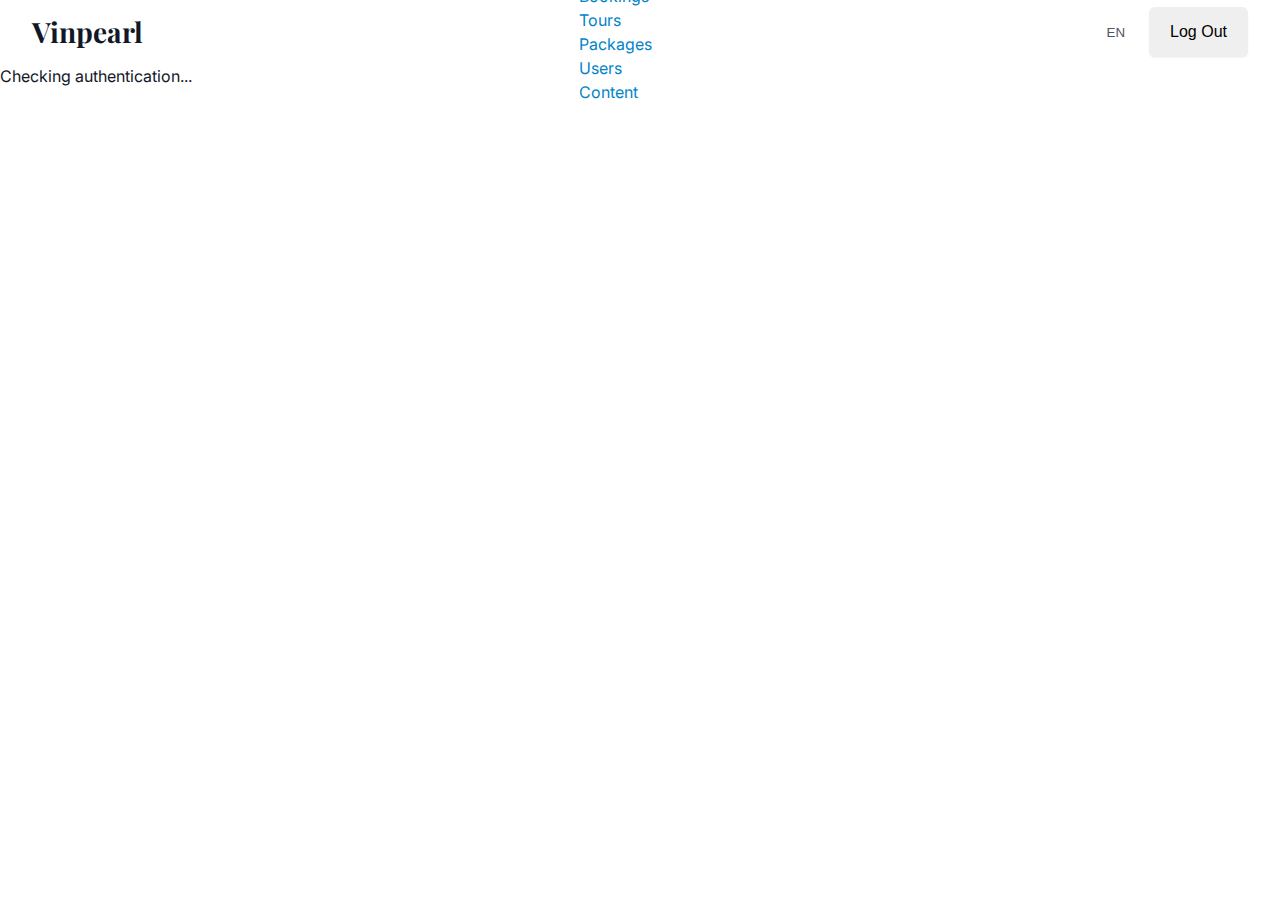
<file: pages/admin/packages.html>
<!DOCTYPE html>
<html lang="en">
<head>
    <meta charset="UTF-8">
    <meta name="viewport" content="width=device-width, initial-scale=1.0">
    <title>Manage Packages - Vinpearl Admin</title>
    <link rel="stylesheet" href="../../css/main.css">
    <link rel="stylesheet" href="https://fonts.googleapis.com/css2?family=Playfair+Display:wght@400;500;600;700&family=Inter:wght@300;400;500;600;700&display=swap">
</head>
<body>
    <!-- Header for Admin Pages -->
    <header class="admin-header">
        <div class="container">
            <div class="header-inner">
                <a href="../../index.html" class="logo">Vinpearl</a>
                <nav class="admin-nav">
                    <ul>
                        <li><a href="index.html">Dashboard</a></li>
                        <li><a href="bookings.html">Bookings</a></li>
                        <li><a href="tours.html">Tours</a></li>
                        <li><a href="packages.html" class="active">Packages</a></li>
                        <li><a href="users.html">Users</a></li>
                        <li><a href="content.html">Content</a></li>
                    </ul>
                </nav>
                <div class="header-buttons">
                    <div class="language-selector">
                        <button id="language-toggle">EN</button>
                        <div class="language-dropdown">
                            <a href="#" data-lang="en" class="active">English</a>
                            <a href="#" data-lang="vi">Vietnamese</a>
                        </div>
                    </div>
                    <button id="logout-button" class="btn btn-outline">Log Out</button>
                </div>
            </div>
        </div>
    </header>

    <!-- Main Content -->
    <main>
        <div class="admin-container">
            <!-- Admin Auth Guard -->
            <div id="auth-guard" class="auth-guard">
                <div class="auth-guard-content">
                    <div class="spinner"></div>
                    <p>Checking authentication...</p>
                </div>
            </div>

            <!-- Admin Content (initially hidden) -->
            <div id="admin-content" class="admin-content" style="display: none;">
                <div class="admin-header-section">
                    <h1 class="heading-1">Package Management</h1>
                    <p class="section-description">Create and manage vacation packages for Vinpearl Nha Trang Resort.</p>
                </div>
                
                <!-- Package Stats -->
                <section class="admin-section">
                    <div class="package-stats-grid">
                        <div class="stat-card">
                            <div class="stat-icon">
                                <i class="icon-package"></i>
                            </div>
                            <div class="stat-content">
                                <h3 class="stat-title">Total Packages</h3>
                                <p class="stat-value">15</p>
                            </div>
                        </div>
                        
                        <div class="stat-card">
                            <div class="stat-icon">
                                <i class="icon-star"></i>
                            </div>
                            <div class="stat-content">
                                <h3 class="stat-title">Featured Packages</h3>
                                <p class="stat-value">5</p>
                            </div>
                        </div>
                        
                        <div class="stat-card">
                            <div class="stat-icon">
                                <i class="icon-trending-up"></i>
                            </div>
                            <div class="stat-content">
                                <h3 class="stat-title">Most Booked</h3>
                                <p class="stat-value">Family Fun</p>
                            </div>
                        </div>
                        
                        <div class="stat-card">
                            <div class="stat-icon">
                                <i class="icon-calendar"></i>
                            </div>
                            <div class="stat-content">
                                <h3 class="stat-title">Recent Bookings</h3>
                                <p class="stat-value">28</p>
                            </div>
                        </div>
                    </div>
                </section>
                
                <!-- Package Management -->
                <section class="admin-section">
                    <div class="section-header-with-action">
                        <h2 class="heading-2">All Packages</h2>
                        <button id="add-package-btn" class="btn btn-primary">+ Add New Package</button>
                    </div>
                    
                    <!-- Search and Filter -->
                    <div class="filter-row">
                        <div class="search-input">
                            <input type="text" id="search-packages" placeholder="Search packages...">
                        </div>
                        <div class="filter-group">
                            <select id="filter-status">
                                <option value="">All Status</option>
                                <option value="active">Active</option>
                                <option value="inactive">Inactive</option>
                            </select>
                            <select id="filter-type">
                                <option value="">All Types</option>
                                <option value="spa">Spa</option>
                                <option value="adventure">Adventure</option>
                                <option value="family">Family</option>
                                <option value="romantic">Romantic</option>
                            </select>
                        </div>
                    </div>
                    
                    <!-- Packages Table -->
                    <div class="table-responsive">
                        <table class="admin-table" id="packages-table">
                            <thead>
                                <tr>
                                    <th>ID</th>
                                    <th>Image</th>
                                    <th>Package Name</th>
                                    <th>Duration</th>
                                    <th>Price</th>
                                    <th>Type</th>
                                    <th>Featured</th>
                                    <th>Status</th>
                                    <th>Actions</th>
                                </tr>
                            </thead>
                            <tbody>
                                <tr>
                                    <td>PKG-001</td>
                                    <td><img src="../../images/attractions/nha-trang-panorama.jpg" alt="Romantic Getaway" width="60" height="40"></td>
                                    <td>Romantic Getaway</td>
                                    <td>3 Days</td>
                                    <td>$599</td>
                                    <td>Romantic</td>
                                    <td><span class="featured-badge">Yes</span></td>
                                    <td><span class="status-badge confirmed">Active</span></td>
                                    <td class="actions">
                                        <button class="action-btn view-btn">View</button>
                                        <button class="action-btn edit-btn">Edit</button>
                                        <button class="action-btn delete-btn">Delete</button>
                                    </td>
                                </tr>
                                <tr>
                                    <td>PKG-002</td>
                                    <td><img src="../../images/attractions/hon-mun-island.jpg" alt="Family Fun" width="60" height="40"></td>
                                    <td>Family Fun Package</td>
                                    <td>5 Days</td>
                                    <td>$1,299</td>
                                    <td>Family</td>
                                    <td><span class="featured-badge">Yes</span></td>
                                    <td><span class="status-badge confirmed">Active</span></td>
                                    <td class="actions">
                                        <button class="action-btn view-btn">View</button>
                                        <button class="action-btn edit-btn">Edit</button>
                                        <button class="action-btn delete-btn">Delete</button>
                                    </td>
                                </tr>
                                <tr>
                                    <td>PKG-003</td>
                                    <td><img src="../../images/attractions/ba-ho-waterfalls.jpg" alt="Adventure Escape" width="60" height="40"></td>
                                    <td>Adventure Escape</td>
                                    <td>4 Days</td>
                                    <td>$899</td>
                                    <td>Adventure</td>
                                    <td><span class="featured-badge">Yes</span></td>
                                    <td><span class="status-badge confirmed">Active</span></td>
                                    <td class="actions">
                                        <button class="action-btn view-btn">View</button>
                                        <button class="action-btn edit-btn">Edit</button>
                                        <button class="action-btn delete-btn">Delete</button>
                                    </td>
                                </tr>
                                <tr>
                                    <td>PKG-004</td>
                                    <td><img src="../../images/attractions/long-son-pagoda.jpg" alt="Cultural Discovery" width="60" height="40"></td>
                                    <td>Cultural Discovery</td>
                                    <td>3 Days</td>
                                    <td>$649</td>
                                    <td>Cultural</td>
                                    <td><span class="featured-badge faded">No</span></td>
                                    <td><span class="status-badge confirmed">Active</span></td>
                                    <td class="actions">
                                        <button class="action-btn view-btn">View</button>
                                        <button class="action-btn edit-btn">Edit</button>
                                        <button class="action-btn delete-btn">Delete</button>
                                    </td>
                                </tr>
                                <tr>
                                    <td>PKG-005</td>
                                    <td><img src="../../images/attractions/sailing-club.jpg" alt="Spa Retreat" width="60" height="40"></td>
                                    <td>Spa & Wellness Retreat</td>
                                    <td>2 Days</td>
                                    <td>$499</td>
                                    <td>Spa</td>
                                    <td><span class="featured-badge">Yes</span></td>
                                    <td><span class="status-badge pending">Inactive</span></td>
                                    <td class="actions">
                                        <button class="action-btn view-btn">View</button>
                                        <button class="action-btn edit-btn">Edit</button>
                                        <button class="action-btn delete-btn">Delete</button>
                                    </td>
                                </tr>
                                <tr>
                                    <td>PKG-006</td>
                                    <td><img src="../../images/attractions/doc-let-beach.jpg" alt="Beach Bliss" width="60" height="40"></td>
                                    <td>Beach Bliss Getaway</td>
                                    <td>3 Days</td>
                                    <td>$799</td>
                                    <td>Romantic</td>
                                    <td><span class="featured-badge faded">No</span></td>
                                    <td><span class="status-badge confirmed">Active</span></td>
                                    <td class="actions">
                                        <button class="action-btn view-btn">View</button>
                                        <button class="action-btn edit-btn">Edit</button>
                                        <button class="action-btn delete-btn">Delete</button>
                                    </td>
                                </tr>
                            </tbody>
                        </table>
                    </div>
                    
                    <!-- Pagination -->
                    <div class="pagination">
                        <button class="pagination-btn" disabled>&laquo;</button>
                        <button class="pagination-btn active">1</button>
                        <button class="pagination-btn">2</button>
                        <button class="pagination-btn">3</button>
                        <button class="pagination-btn">&raquo;</button>
                    </div>
                </section>
                
                <!-- Add/Edit Package Modal (hidden by default) -->
                <div id="package-modal" class="modal">
                    <div class="modal-content">
                        <span class="modal-close">&times;</span>
                        <h2 id="modal-title">Add New Package</h2>
                        
                        <form id="package-form" class="admin-form">
                            <div class="form-group">
                                <label for="package-name">Package Name</label>
                                <input type="text" id="package-name" name="name" required>
                            </div>
                            
                            <div class="form-row">
                                <div class="form-group">
                                    <label for="package-duration">Duration</label>
                                    <input type="text" id="package-duration" name="duration" placeholder="e.g. 3 Days">
                                </div>
                                
                                <div class="form-group">
                                    <label for="package-price">Price ($)</label>
                                    <input type="number" id="package-price" name="price" min="0" step="0.01">
                                </div>
                            </div>
                            
                            <div class="form-row">
                                <div class="form-group">
                                    <label for="package-type">Type</label>
                                    <select id="package-type" name="type">
                                        <option value="spa">Spa</option>
                                        <option value="adventure">Adventure</option>
                                        <option value="family">Family</option>
                                        <option value="romantic">Romantic</option>
                                        <option value="cultural">Cultural</option>
                                    </select>
                                </div>
                                
                                <div class="form-group">
                                    <label for="package-status">Status</label>
                                    <select id="package-status" name="status">
                                        <option value="active">Active</option>
                                        <option value="inactive">Inactive</option>
                                    </select>
                                </div>
                            </div>
                            
                            <div class="form-group checkbox-group">
                                <input type="checkbox" id="package-featured" name="featured">
                                <label for="package-featured" class="checkbox-label">Featured Package</label>
                            </div>
                            
                            <div class="form-group">
                                <label for="package-image">Package Image</label>
                                <input type="file" id="package-image" name="image" accept="image/*">
                            </div>
                            
                            <div class="form-group">
                                <label for="package-description">Description</label>
                                <textarea id="package-description" name="description" rows="4"></textarea>
                            </div>
                            
                            <div class="form-group">
                                <label for="package-inclusions">Inclusions</label>
                                <textarea id="package-inclusions" name="inclusions" rows="3" placeholder="What's included in the package"></textarea>
                            </div>
                            
                            <div class="form-group">
                                <label for="package-itinerary">Itinerary</label>
                                <textarea id="package-itinerary" name="itinerary" rows="5" placeholder="Day-by-day breakdown of activities"></textarea>
                            </div>
                            
                            <div class="form-actions">
                                <button type="button" class="btn btn-outline" id="cancel-package">Cancel</button>
                                <button type="submit" class="btn btn-primary">Save Package</button>
                            </div>
                        </form>
                    </div>
                </div>
                
                <!-- Package Details Modal -->
                <div id="package-details-modal" class="modal">
                    <div class="modal-content">
                        <span class="modal-close">&times;</span>
                        <h2>Package Details</h2>
                        
                        <div class="details-container">
                            <div class="details-header">
                                <div class="details-image">
                                    <img id="detail-image" src="../../images/attractions/nha-trang-panorama.jpg" alt="Package">
                                </div>
                                <div class="details-info">
                                    <h3 id="detail-name">Romantic Getaway</h3>
                                    <div class="details-meta">
                                        <span id="detail-duration">3 Days</span>
                                        <span class="meta-separator">|</span>
                                        <span id="detail-price">$599</span>
                                        <span class="meta-separator">|</span>
                                        <span id="detail-type">Romantic</span>
                                    </div>
                                    <div class="details-status">
                                        <span class="status-badge confirmed" id="detail-status">Active</span>
                                        <span class="featured-badge" id="detail-featured">Featured</span>
                                    </div>
                                </div>
                            </div>
                            
                            <div class="details-section">
                                <h4>Description</h4>
                                <p id="detail-description">A romantic escape designed for couples looking to relax and reconnect in the beautiful surroundings of Nha Trang. This package includes a candlelit dinner on the beach, couple's massage, and a sunset cruise.</p>
                            </div>
                            
                            <div class="details-section">
                                <h4>Inclusions</h4>
                                <ul id="detail-inclusions">
                                    <li>3-night accommodations in a deluxe ocean view room</li>
                                    <li>Daily breakfast for two</li>
                                    <li>Private candlelit dinner on the beach</li>
                                    <li>Couples' spa treatment (60 min)</li>
                                    <li>Sunset cruise with champagne</li>
                                    <li>Airport transfers</li>
                                </ul>
                            </div>
                            
                            <div class="details-section">
                                <h4>Itinerary</h4>
                                <div id="detail-itinerary">
                                    <p><strong>Day 1:</strong> Arrival and check-in. Welcome drink and fruit basket. Time at leisure. Dinner at the hotel.</p>
                                    <p><strong>Day 2:</strong> Breakfast at the hotel. Morning at leisure. Afternoon couples' spa treatment. Evening candlelit dinner on the beach.</p>
                                    <p><strong>Day 3:</strong> Breakfast at the hotel. Day at leisure. Evening sunset cruise with champagne.</p>
                                </div>
                            </div>
                        </div>
                        
                        <div class="form-actions">
                            <button type="button" class="btn btn-outline" id="close-details">Close</button>
                        </div>
                    </div>
                </div>
                
                <!-- Delete Confirmation Modal -->
                <div id="delete-modal" class="modal">
                    <div class="modal-content modal-sm">
                        <span class="modal-close">&times;</span>
                        <h2>Delete Package</h2>
                        <p>Are you sure you want to delete this package? This action cannot be undone.</p>
                        <div class="form-actions">
                            <button type="button" class="btn btn-outline" id="cancel-delete">Cancel</button>
                            <button type="button" class="btn btn-danger" id="confirm-delete">Delete</button>
                        </div>
                    </div>
                </div>
            </div>
        </div>
    </main>

    <script>
        document.addEventListener('DOMContentLoaded', function() {
            // Authentication check
            setTimeout(function() {
                // Check if user is logged in and is an admin
                const isLoggedIn = localStorage.getItem('isLoggedIn') === 'true';
                const isAdmin = localStorage.getItem('userRole') === 'ADMIN';
                
                if (!isLoggedIn) {
                    showError('You must be logged in to access this area');
                    setTimeout(() => {
                        window.location.href = '../auth/index.html';
                    }, 2000);
                } else if (!isAdmin) {
                    showError('You do not have permission to access this area');
                    setTimeout(() => {
                        window.location.href = '../../index.html';
                    }, 2000);
                } else {
                    document.getElementById('auth-guard').style.display = 'none';
                    document.getElementById('admin-content').style.display = 'block';
                }
            }, 1000);
            
            // Function to show error message
            function showError(message) {
                const authGuard = document.getElementById('auth-guard');
                authGuard.innerHTML = `
                    <div class="auth-guard-content error">
                        <p>${message}</p>
                    </div>
                `;
            }
            
            // Logout button handler
            document.getElementById('logout-button').addEventListener('click', function() {
                localStorage.removeItem('isLoggedIn');
                localStorage.removeItem('userRole');
                localStorage.removeItem('userName');
                window.location.href = '../auth/index.html';
            });
            
            // Modal variables
            const packageModal = document.getElementById('package-modal');
            const packageDetailsModal = document.getElementById('package-details-modal');
            const deleteModal = document.getElementById('delete-modal');
            const addPackageBtn = document.getElementById('add-package-btn');
            const cancelPackageBtn = document.getElementById('cancel-package');
            const cancelDeleteBtn = document.getElementById('cancel-delete');
            const closeDetailsBtn = document.getElementById('close-details');
            const modalCloseButtons = document.querySelectorAll('.modal-close');
            
            // Show Add Package modal
            addPackageBtn.addEventListener('click', function() {
                document.getElementById('modal-title').textContent = 'Add New Package';
                document.getElementById('package-form').reset();
                packageModal.style.display = 'block';
            });
            
            // Close modals with buttons
            cancelPackageBtn.addEventListener('click', function() {
                packageModal.style.display = 'none';
            });
            
            cancelDeleteBtn.addEventListener('click', function() {
                deleteModal.style.display = 'none';
            });
            
            closeDetailsBtn.addEventListener('click', function() {
                packageDetailsModal.style.display = 'none';
            });
            
            // Close modals with X button
            modalCloseButtons.forEach(button => {
                button.addEventListener('click', function() {
                    packageModal.style.display = 'none';
                    packageDetailsModal.style.display = 'none';
                    deleteModal.style.display = 'none';
                });
            });
            
            // Close modals when clicking outside
            window.addEventListener('click', function(event) {
                if (event.target === packageModal) {
                    packageModal.style.display = 'none';
                }
                if (event.target === packageDetailsModal) {
                    packageDetailsModal.style.display = 'none';
                }
                if (event.target === deleteModal) {
                    deleteModal.style.display = 'none';
                }
            });
            
            // View button functionality
            const viewButtons = document.querySelectorAll('.view-btn');
            viewButtons.forEach(button => {
                button.addEventListener('click', function() {
                    const row = this.closest('tr');
                    const packageName = row.cells[2].textContent;
                    const packageDuration = row.cells[3].textContent;
                    const packagePrice = row.cells[4].textContent;
                    const packageType = row.cells[5].textContent;
                    const isFeatured = row.cells[6].querySelector('.featured-badge').textContent === 'Yes';
                    const packageStatus = row.cells[7].querySelector('.status-badge').textContent;
                    const packageImage = row.cells[1].querySelector('img').src;
                    
                    document.getElementById('detail-name').textContent = packageName;
                    document.getElementById('detail-duration').textContent = packageDuration;
                    document.getElementById('detail-price').textContent = packagePrice;
                    document.getElementById('detail-type').textContent = packageType;
                    document.getElementById('detail-image').src = packageImage;
                    document.getElementById('detail-status').textContent = packageStatus;
                    document.getElementById('detail-status').className = packageStatus.toLowerCase() === 'active' ? 'status-badge confirmed' : 'status-badge pending';
                    document.getElementById('detail-featured').textContent = isFeatured ? 'Featured' : 'Not Featured';
                    document.getElementById('detail-featured').className = isFeatured ? 'featured-badge' : 'featured-badge faded';
                    
                    // Note: In a real application, you would load the full description, inclusions,
                    // and itinerary from a database using an AJAX call
                    
                    packageDetailsModal.style.display = 'block';
                });
            });
            
            // Edit button functionality
            const editButtons = document.querySelectorAll('.edit-btn');
            editButtons.forEach(button => {
                button.addEventListener('click', function() {
                    const row = this.closest('tr');
                    const packageName = row.cells[2].textContent;
                    const packageDuration = row.cells[3].textContent;
                    const packagePrice = row.cells[4].textContent.replace('$', '');
                    const packageType = row.cells[5].textContent;
                    const isFeatured = row.cells[6].querySelector('.featured-badge').textContent === 'Yes';
                    const packageStatus = row.cells[7].querySelector('.status-badge').textContent;
                    
                    document.getElementById('modal-title').textContent = 'Edit Package';
                    document.getElementById('package-name').value = packageName;
                    document.getElementById('package-duration').value = packageDuration;
                    document.getElementById('package-price').value = packagePrice;
                    document.getElementById('package-featured').checked = isFeatured;
                    
                    // Set type dropdown
                    const typeSelect = document.getElementById('package-type');
                    for (let i = 0; i < typeSelect.options.length; i++) {
                        if (typeSelect.options[i].text.toLowerCase() === packageType.toLowerCase()) {
                            typeSelect.selectedIndex = i;
                            break;
                        }
                    }
                    
                    // Set status dropdown
                    const statusSelect = document.getElementById('package-status');
                    const statusValue = packageStatus.toLowerCase() === 'active' ? 'active' : 'inactive';
                    for (let i = 0; i < statusSelect.options.length; i++) {
                        if (statusSelect.options[i].value === statusValue) {
                            statusSelect.selectedIndex = i;
                            break;
                        }
                    }
                    
                    packageModal.style.display = 'block';
                });
            });
            
            // Delete button functionality
            const deleteButtons = document.querySelectorAll('.delete-btn');
            deleteButtons.forEach(button => {
                button.addEventListener('click', function() {
                    deleteModal.style.display = 'block';
                });
            });
            
            // Form submission (just for demonstration)
            const packageForm = document.getElementById('package-form');
            packageForm.addEventListener('submit', function(e) {
                e.preventDefault();
                
                // In a real application, you'd send an AJAX request here
                alert('Package saved successfully!');
                packageModal.style.display = 'none';
            });
            
            // Delete confirmation (just for demonstration)
            const confirmDeleteBtn = document.getElementById('confirm-delete');
            confirmDeleteBtn.addEventListener('click', function() {
                // In a real application, you'd send an AJAX request here
                alert('Package deleted successfully!');
                deleteModal.style.display = 'none';
            });
            
            // Search functionality
            const searchInput = document.getElementById('search-packages');
            searchInput.addEventListener('keyup', function() {
                const searchTerm = this.value.toLowerCase();
                const rows = document.querySelectorAll('#packages-table tbody tr');
                
                rows.forEach(row => {
                    const packageName = row.cells[2].textContent.toLowerCase();
                    if (packageName.includes(searchTerm)) {
                        row.style.display = '';
                    } else {
                        row.style.display = 'none';
                    }
                });
            });
            
            // Filter functionality
            const statusFilter = document.getElementById('filter-status');
            const typeFilter = document.getElementById('filter-type');
            
            function filterTable() {
                const statusValue = statusFilter.value.toLowerCase();
                const typeValue = typeFilter.value.toLowerCase();
                const rows = document.querySelectorAll('#packages-table tbody tr');
                
                rows.forEach(row => {
                    const status = row.cells[7].textContent.toLowerCase();
                    const type = row.cells[5].textContent.toLowerCase();
                    
                    const statusMatch = !statusValue || status.includes(statusValue);
                    const typeMatch = !typeValue || type.includes(typeValue);
                    
                    if (statusMatch && typeMatch) {
                        row.style.display = '';
                    } else {
                        row.style.display = 'none';
                    }
                });
            }
            
            statusFilter.addEventListener('change', filterTable);
            typeFilter.addEventListener('change', filterTable);
        });
    </script>

    <style>
        /* Additional styles for packages page */
        .package-stats-grid {
            display: grid;
            grid-template-columns: repeat(auto-fit, minmax(200px, 1fr));
            gap: 1.5rem;
            margin-bottom: 1.5rem;
        }
        
        .filter-row {
            display: flex;
            justify-content: space-between;
            margin-bottom: 1.5rem;
            gap: 1rem;
            flex-wrap: wrap;
        }
        
        .search-input {
            flex: 1;
            min-width: 200px;
        }
        
        .search-input input {
            width: 100%;
            padding: 0.5rem;
            border: 1px solid #e5e7eb;
            border-radius: 4px;
        }
        
        .filter-group {
            display: flex;
            gap: 0.5rem;
        }
        
        .filter-group select {
            padding: 0.5rem;
            border: 1px solid #e5e7eb;
            border-radius: 4px;
            background-color: white;
        }
        
        .pagination {
            display: flex;
            justify-content: center;
            margin-top: 1.5rem;
            gap: 0.25rem;
        }
        
        .pagination-btn {
            padding: 0.5rem 0.75rem;
            border: 1px solid #e5e7eb;
            background: white;
            cursor: pointer;
            border-radius: 4px;
        }
        
        .pagination-btn.active {
            background: #4a6fa5;
            color: white;
            border-color: #4a6fa5;
        }
        
        .pagination-btn:hover:not(.active):not([disabled]) {
            background: #f3f4f6;
        }
        
        .pagination-btn[disabled] {
            color: #d1d5db;
            cursor: not-allowed;
        }
        
        /* Featured badge */
        .featured-badge {
            display: inline-block;
            padding: 0.25rem 0.75rem;
            border-radius: 9999px;
            background-color: #fee2e2;
            color: #dc2626;
            font-size: 0.75rem;
            font-weight: 600;
        }
        
        .featured-badge.faded {
            background-color: #f3f4f6;
            color: #9ca3af;
        }
        
        /* Modal styles */
        .modal {
            display: none;
            position: fixed;
            z-index: 1000;
            left: 0;
            top: 0;
            width: 100%;
            height: 100%;
            overflow: auto;
            background-color: rgba(0, 0, 0, 0.5);
        }
        
        .modal-content {
            background-color: white;
            margin: 5% auto;
            padding: 2rem;
            border-radius: 8px;
            width: 80%;
            max-width: 700px;
            box-shadow: 0 4px 6px rgba(0, 0, 0, 0.1);
            position: relative;
        }
        
        .modal-sm {
            max-width: 500px;
        }
        
        .modal-close {
            position: absolute;
            right: 1.5rem;
            top: 1.5rem;
            font-size: 1.5rem;
            cursor: pointer;
        }
        
        /* Form styles */
        .admin-form .form-group {
            margin-bottom: 1.5rem;
        }
        
        .admin-form label {
            display: block;
            margin-bottom: 0.5rem;
            font-weight: 500;
        }
        
        .admin-form input[type="text"],
        .admin-form input[type="number"],
        .admin-form select,
        .admin-form textarea {
            width: 100%;
            padding: 0.5rem;
            border: 1px solid #e5e7eb;
            border-radius: 4px;
            font-family: inherit;
        }
        
        .checkbox-group {
            display: flex;
            align-items: center;
        }
        
        .checkbox-group input[type="checkbox"] {
            margin-right: 0.5rem;
        }
        
        .checkbox-label {
            margin-bottom: 0;
        }
        
        .form-row {
            display: flex;
            gap: 1rem;
        }
        
        .form-row .form-group {
            flex: 1;
        }
        
        .form-actions {
            display: flex;
            justify-content: flex-end;
            gap: 1rem;
            margin-top: 2rem;
        }
        
        /* Package details styles */
        .details-container {
            border: 1px solid #e5e7eb;
            border-radius: 4px;
            margin-bottom: 1.5rem;
            overflow: hidden;
        }
        
        .details-header {
            display: flex;
            border-bottom: 1px solid #e5e7eb;
        }
        
        .details-image {
            width: 300px;
            height: 200px;
            flex-shrink: 0;
        }
        
        .details-image img {
            width: 100%;
            height: 100%;
            object-fit: cover;
        }
        
        .details-info {
            padding: 1.5rem;
            flex-grow: 1;
        }
        
        .details-info h3 {
            margin-top: 0;
            margin-bottom: 0.5rem;
        }
        
        .details-meta {
            color: #6b7280;
            font-size: 0.875rem;
            margin-bottom: 1rem;
        }
        
        .meta-separator {
            margin: 0 0.5rem;
        }
        
        .details-status {
            display: flex;
            gap: 0.5rem;
        }
        
        .details-section {
            padding: 1.5rem;
            border-bottom: 1px solid #e5e7eb;
        }
        
        .details-section:last-child {
            border-bottom: none;
        }
        
        .details-section h4 {
            margin-top: 0;
            margin-bottom: 0.5rem;
            color: #4b5563;
        }
        
        /* Danger button */
        .btn-danger {
            background-color: #dc2626;
            color: white;
            border: 1px solid #dc2626;
        }
        
        .btn-danger:hover {
            background-color: #b91c1c;
            border-color: #b91c1c;
        }
    </style>
</body>
</html>
</file>
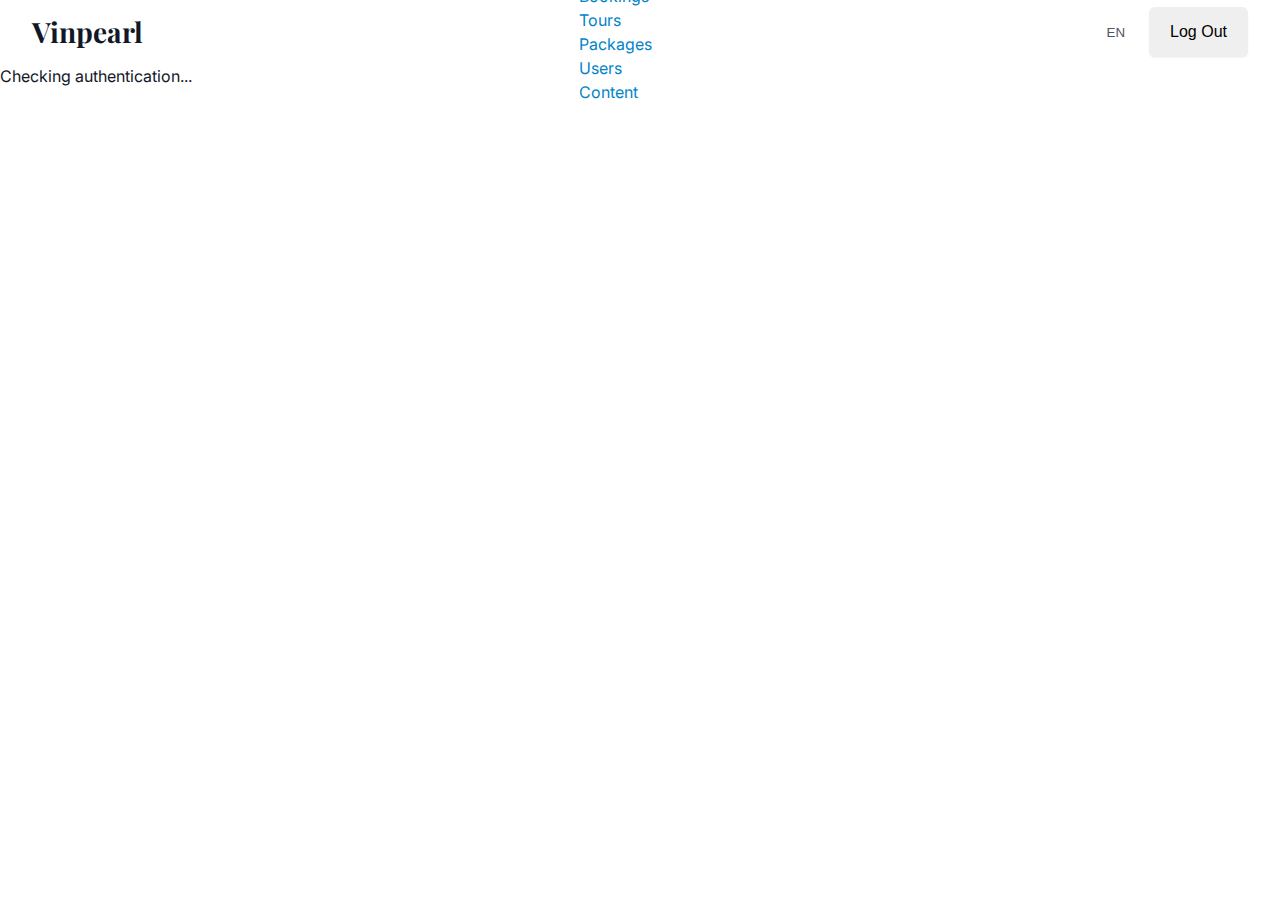
<file: pages/admin/tours.html>
<!DOCTYPE html>
<html lang="en">
<head>
    <meta charset="UTF-8">
    <meta name="viewport" content="width=device-width, initial-scale=1.0">
    <title>Manage Tours - Vinpearl Admin</title>
    <link rel="stylesheet" href="../../css/main.css">
    <link rel="stylesheet" href="https://fonts.googleapis.com/css2?family=Playfair+Display:wght@400;500;600;700&family=Inter:wght@300;400;500;600;700&display=swap">
</head>
<body>
    <!-- Header for Admin Pages -->
    <header class="admin-header">
        <div class="container">
            <div class="header-inner">
                <a href="../../index.html" class="logo">Vinpearl</a>
                <nav class="admin-nav">
                    <ul>
                        <li><a href="index.html">Dashboard</a></li>
                        <li><a href="bookings.html">Bookings</a></li>
                        <li><a href="tours.html" class="active">Tours</a></li>
                        <li><a href="packages.html">Packages</a></li>
                        <li><a href="users.html">Users</a></li>
                        <li><a href="content.html">Content</a></li>
                    </ul>
                </nav>
                <div class="header-buttons">
                    <div class="language-selector">
                        <button id="language-toggle">EN</button>
                        <div class="language-dropdown">
                            <a href="#" data-lang="en" class="active">English</a>
                            <a href="#" data-lang="vi">Vietnamese</a>
                        </div>
                    </div>
                    <button id="logout-button" class="btn btn-outline">Log Out</button>
                </div>
            </div>
        </div>
    </header>

    <!-- Main Content -->
    <main>
        <div class="admin-container">
            <!-- Admin Auth Guard -->
            <div id="auth-guard" class="auth-guard">
                <div class="auth-guard-content">
                    <div class="spinner"></div>
                    <p>Checking authentication...</p>
                </div>
            </div>

            <!-- Admin Content (initially hidden) -->
            <div id="admin-content" class="admin-content" style="display: none;">
                <div class="admin-header-section">
                    <h1 class="heading-1">Tours Management</h1>
                    <p class="section-description">Manage and organize tours for Vinpearl Nha Trang Resort.</p>
                </div>
                
                <!-- Tours Actions -->
                <section class="admin-section">
                    <div class="section-header-with-action">
                        <h2 class="heading-2">All Tours</h2>
                        <button id="add-tour-btn" class="btn btn-primary">+ Add New Tour</button>
                    </div>
                    
                    <!-- Search and Filter -->
                    <div class="filter-row">
                        <div class="search-input">
                            <input type="text" id="search-tours" placeholder="Search tours...">
                        </div>
                        <div class="filter-group">
                            <select id="filter-status">
                                <option value="">All Status</option>
                                <option value="active">Active</option>
                                <option value="inactive">Inactive</option>
                            </select>
                            <select id="filter-category">
                                <option value="">All Categories</option>
                                <option value="day-trip">Day Trip</option>
                                <option value="multi-day">Multi-Day</option>
                                <option value="adventure">Adventure</option>
                                <option value="cultural">Cultural</option>
                            </select>
                        </div>
                    </div>
                    
                    <!-- Tours Table -->
                    <div class="table-responsive">
                        <table class="admin-table" id="tours-table">
                            <thead>
                                <tr>
                                    <th>ID</th>
                                    <th>Image</th>
                                    <th>Tour Name</th>
                                    <th>Duration</th>
                                    <th>Price</th>
                                    <th>Category</th>
                                    <th>Status</th>
                                    <th>Actions</th>
                                </tr>
                            </thead>
                            <tbody>
                                <tr>
                                    <td>TOUR-001</td>
                                    <td><img src="../../images/attractions/nha-trang-panorama.jpg" alt="Nha Trang City Tour" width="60" height="40"></td>
                                    <td>Nha Trang City Tour</td>
                                    <td>Full Day</td>
                                    <td>$45</td>
                                    <td>Day Trip</td>
                                    <td><span class="status-badge confirmed">Active</span></td>
                                    <td class="actions">
                                        <button class="action-btn view-btn">View</button>
                                        <button class="action-btn edit-btn">Edit</button>
                                        <button class="action-btn delete-btn">Delete</button>
                                    </td>
                                </tr>
                                <tr>
                                    <td>TOUR-002</td>
                                    <td><img src="../../images/attractions/hon-mun-island.jpg" alt="Island Hopping" width="60" height="40"></td>
                                    <td>Island Hopping Adventure</td>
                                    <td>Full Day</td>
                                    <td>$65</td>
                                    <td>Adventure</td>
                                    <td><span class="status-badge confirmed">Active</span></td>
                                    <td class="actions">
                                        <button class="action-btn view-btn">View</button>
                                        <button class="action-btn edit-btn">Edit</button>
                                        <button class="action-btn delete-btn">Delete</button>
                                    </td>
                                </tr>
                                <tr>
                                    <td>TOUR-003</td>
                                    <td><img src="../../images/attractions/long-son-pagoda.jpg" alt="Cultural Heritage" width="60" height="40"></td>
                                    <td>Cultural Heritage Tour</td>
                                    <td>Half Day</td>
                                    <td>$35</td>
                                    <td>Cultural</td>
                                    <td><span class="status-badge confirmed">Active</span></td>
                                    <td class="actions">
                                        <button class="action-btn view-btn">View</button>
                                        <button class="action-btn edit-btn">Edit</button>
                                        <button class="action-btn delete-btn">Delete</button>
                                    </td>
                                </tr>
                                <tr>
                                    <td>TOUR-004</td>
                                    <td><img src="../../images/attractions/ba-ho-waterfalls.jpg" alt="Waterfall Trek" width="60" height="40"></td>
                                    <td>Ba Ho Waterfall Trek</td>
                                    <td>Full Day</td>
                                    <td>$55</td>
                                    <td>Adventure</td>
                                    <td><span class="status-badge pending">Inactive</span></td>
                                    <td class="actions">
                                        <button class="action-btn view-btn">View</button>
                                        <button class="action-btn edit-btn">Edit</button>
                                        <button class="action-btn delete-btn">Delete</button>
                                    </td>
                                </tr>
                                <tr>
                                    <td>TOUR-005</td>
                                    <td><img src="../../images/attractions/doc-let-beach.jpg" alt="Beach Escape" width="60" height="40"></td>
                                    <td>Doc Let Beach Escape</td>
                                    <td>Full Day</td>
                                    <td>$40</td>
                                    <td>Day Trip</td>
                                    <td><span class="status-badge confirmed">Active</span></td>
                                    <td class="actions">
                                        <button class="action-btn view-btn">View</button>
                                        <button class="action-btn edit-btn">Edit</button>
                                        <button class="action-btn delete-btn">Delete</button>
                                    </td>
                                </tr>
                            </tbody>
                        </table>
                    </div>
                    
                    <!-- Pagination -->
                    <div class="pagination">
                        <button class="pagination-btn" disabled>&laquo;</button>
                        <button class="pagination-btn active">1</button>
                        <button class="pagination-btn">2</button>
                        <button class="pagination-btn">3</button>
                        <button class="pagination-btn">&raquo;</button>
                    </div>
                </section>
                
                <!-- Add/Edit Tour Modal (hidden by default) -->
                <div id="tour-modal" class="modal">
                    <div class="modal-content">
                        <span class="modal-close">&times;</span>
                        <h2 id="modal-title">Add New Tour</h2>
                        
                        <form id="tour-form" class="admin-form">
                            <div class="form-group">
                                <label for="tour-name">Tour Name</label>
                                <input type="text" id="tour-name" name="name" required>
                            </div>
                            
                            <div class="form-row">
                                <div class="form-group">
                                    <label for="tour-duration">Duration</label>
                                    <input type="text" id="tour-duration" name="duration" placeholder="e.g. Full Day">
                                </div>
                                
                                <div class="form-group">
                                    <label for="tour-price">Price ($)</label>
                                    <input type="number" id="tour-price" name="price" min="0" step="0.01">
                                </div>
                            </div>
                            
                            <div class="form-row">
                                <div class="form-group">
                                    <label for="tour-category">Category</label>
                                    <select id="tour-category" name="category">
                                        <option value="day-trip">Day Trip</option>
                                        <option value="multi-day">Multi-Day</option>
                                        <option value="adventure">Adventure</option>
                                        <option value="cultural">Cultural</option>
                                    </select>
                                </div>
                                
                                <div class="form-group">
                                    <label for="tour-status">Status</label>
                                    <select id="tour-status" name="status">
                                        <option value="active">Active</option>
                                        <option value="inactive">Inactive</option>
                                    </select>
                                </div>
                            </div>
                            
                            <div class="form-group">
                                <label for="tour-image">Tour Image</label>
                                <input type="file" id="tour-image" name="image" accept="image/*">
                            </div>
                            
                            <div class="form-group">
                                <label for="tour-description">Description</label>
                                <textarea id="tour-description" name="description" rows="4"></textarea>
                            </div>
                            
                            <div class="form-group">
                                <label for="tour-inclusions">Inclusions</label>
                                <textarea id="tour-inclusions" name="inclusions" rows="2" placeholder="What's included in the tour"></textarea>
                            </div>
                            
                            <div class="form-group">
                                <label for="tour-itinerary">Itinerary</label>
                                <textarea id="tour-itinerary" name="itinerary" rows="4"></textarea>
                            </div>
                            
                            <div class="form-actions">
                                <button type="button" class="btn btn-outline" id="cancel-tour">Cancel</button>
                                <button type="submit" class="btn btn-primary">Save Tour</button>
                            </div>
                        </form>
                    </div>
                </div>
                
                <!-- Delete Confirmation Modal -->
                <div id="delete-modal" class="modal">
                    <div class="modal-content modal-sm">
                        <span class="modal-close">&times;</span>
                        <h2>Delete Tour</h2>
                        <p>Are you sure you want to delete this tour? This action cannot be undone.</p>
                        <div class="form-actions">
                            <button type="button" class="btn btn-outline" id="cancel-delete">Cancel</button>
                            <button type="button" class="btn btn-danger" id="confirm-delete">Delete</button>
                        </div>
                    </div>
                </div>
            </div>
        </div>
    </main>

    <script>
        document.addEventListener('DOMContentLoaded', function() {
            // Authentication check
            setTimeout(function() {
                // Check if user is logged in and is an admin
                const isLoggedIn = localStorage.getItem('isLoggedIn') === 'true';
                const isAdmin = localStorage.getItem('userRole') === 'ADMIN';
                
                if (!isLoggedIn) {
                    showError('You must be logged in to access this area');
                    setTimeout(() => {
                        window.location.href = '../auth/index.html';
                    }, 2000);
                } else if (!isAdmin) {
                    showError('You do not have permission to access this area');
                    setTimeout(() => {
                        window.location.href = '../../index.html';
                    }, 2000);
                } else {
                    document.getElementById('auth-guard').style.display = 'none';
                    document.getElementById('admin-content').style.display = 'block';
                }
            }, 1000);
            
            // Function to show error message
            function showError(message) {
                const authGuard = document.getElementById('auth-guard');
                authGuard.innerHTML = `
                    <div class="auth-guard-content error">
                        <p>${message}</p>
                    </div>
                `;
            }
            
            // Logout button handler
            document.getElementById('logout-button').addEventListener('click', function() {
                localStorage.removeItem('isLoggedIn');
                localStorage.removeItem('userRole');
                localStorage.removeItem('userName');
                window.location.href = '../auth/index.html';
            });
            
            // Modal functionality
            const tourModal = document.getElementById('tour-modal');
            const deleteModal = document.getElementById('delete-modal');
            const addTourBtn = document.getElementById('add-tour-btn');
            const cancelTourBtn = document.getElementById('cancel-tour');
            const cancelDeleteBtn = document.getElementById('cancel-delete');
            const modalCloseButtons = document.querySelectorAll('.modal-close');
            
            // Show Add Tour modal
            addTourBtn.addEventListener('click', function() {
                document.getElementById('modal-title').textContent = 'Add New Tour';
                document.getElementById('tour-form').reset();
                tourModal.style.display = 'block';
            });
            
            // Close modals with cancel buttons
            cancelTourBtn.addEventListener('click', function() {
                tourModal.style.display = 'none';
            });
            
            cancelDeleteBtn.addEventListener('click', function() {
                deleteModal.style.display = 'none';
            });
            
            // Close modals with X button
            modalCloseButtons.forEach(button => {
                button.addEventListener('click', function() {
                    tourModal.style.display = 'none';
                    deleteModal.style.display = 'none';
                });
            });
            
            // Close modals when clicking outside
            window.addEventListener('click', function(event) {
                if (event.target === tourModal) {
                    tourModal.style.display = 'none';
                }
                if (event.target === deleteModal) {
                    deleteModal.style.display = 'none';
                }
            });
            
            // Edit button functionality
            const editButtons = document.querySelectorAll('.edit-btn');
            editButtons.forEach(button => {
                button.addEventListener('click', function() {
                    const row = this.closest('tr');
                    const tourId = row.cells[0].textContent;
                    const tourName = row.cells[2].textContent;
                    const tourDuration = row.cells[3].textContent;
                    const tourPrice = row.cells[4].textContent.replace('$', '');
                    const tourCategory = row.cells[5].textContent;
                    const tourStatus = row.cells[6].querySelector('.status-badge').textContent;
                    
                    document.getElementById('modal-title').textContent = 'Edit Tour';
                    document.getElementById('tour-name').value = tourName;
                    document.getElementById('tour-duration').value = tourDuration;
                    document.getElementById('tour-price').value = tourPrice;
                    
                    // Set category dropdown
                    const categorySelect = document.getElementById('tour-category');
                    for (let i = 0; i < categorySelect.options.length; i++) {
                        if (categorySelect.options[i].text === tourCategory) {
                            categorySelect.selectedIndex = i;
                            break;
                        }
                    }
                    
                    // Set status dropdown
                    const statusSelect = document.getElementById('tour-status');
                    for (let i = 0; i < statusSelect.options.length; i++) {
                        if (statusSelect.options[i].text === tourStatus) {
                            statusSelect.selectedIndex = i;
                            break;
                        }
                    }
                    
                    tourModal.style.display = 'block';
                });
            });
            
            // Delete button functionality
            const deleteButtons = document.querySelectorAll('.delete-btn');
            deleteButtons.forEach(button => {
                button.addEventListener('click', function() {
                    deleteModal.style.display = 'block';
                });
            });
            
            // Form submission (just for demonstration)
            const tourForm = document.getElementById('tour-form');
            tourForm.addEventListener('submit', function(e) {
                e.preventDefault();
                
                // In a real application, you'd send an AJAX request here
                alert('Tour saved successfully!');
                tourModal.style.display = 'none';
            });
            
            // Delete confirmation (just for demonstration)
            const confirmDeleteBtn = document.getElementById('confirm-delete');
            confirmDeleteBtn.addEventListener('click', function() {
                // In a real application, you'd send an AJAX request here
                alert('Tour deleted successfully!');
                deleteModal.style.display = 'none';
            });
            
            // Search functionality
            const searchInput = document.getElementById('search-tours');
            searchInput.addEventListener('keyup', function() {
                const searchTerm = this.value.toLowerCase();
                const rows = document.querySelectorAll('#tours-table tbody tr');
                
                rows.forEach(row => {
                    const tourName = row.cells[2].textContent.toLowerCase();
                    if (tourName.includes(searchTerm)) {
                        row.style.display = '';
                    } else {
                        row.style.display = 'none';
                    }
                });
            });
            
            // Filter functionality
            const statusFilter = document.getElementById('filter-status');
            const categoryFilter = document.getElementById('filter-category');
            
            function filterTable() {
                const statusValue = statusFilter.value.toLowerCase();
                const categoryValue = categoryFilter.value.toLowerCase();
                const rows = document.querySelectorAll('#tours-table tbody tr');
                
                rows.forEach(row => {
                    const status = row.cells[6].textContent.toLowerCase();
                    const category = row.cells[5].textContent.toLowerCase();
                    
                    const statusMatch = !statusValue || status.includes(statusValue);
                    const categoryMatch = !categoryValue || category.toLowerCase().includes(categoryValue);
                    
                    if (statusMatch && categoryMatch) {
                        row.style.display = '';
                    } else {
                        row.style.display = 'none';
                    }
                });
            }
            
            statusFilter.addEventListener('change', filterTable);
            categoryFilter.addEventListener('change', filterTable);
        });
    </script>

    <style>
        /* Additional styles for tours page */
        .filter-row {
            display: flex;
            justify-content: space-between;
            margin-bottom: 1.5rem;
            gap: 1rem;
            flex-wrap: wrap;
        }
        
        .search-input {
            flex: 1;
            min-width: 200px;
        }
        
        .search-input input {
            width: 100%;
            padding: 0.5rem;
            border: 1px solid #e5e7eb;
            border-radius: 4px;
        }
        
        .filter-group {
            display: flex;
            gap: 0.5rem;
        }
        
        .filter-group select {
            padding: 0.5rem;
            border: 1px solid #e5e7eb;
            border-radius: 4px;
            background-color: white;
        }
        
        .pagination {
            display: flex;
            justify-content: center;
            margin-top: 1.5rem;
            gap: 0.25rem;
        }
        
        .pagination-btn {
            padding: 0.5rem 0.75rem;
            border: 1px solid #e5e7eb;
            background: white;
            cursor: pointer;
            border-radius: 4px;
        }
        
        .pagination-btn.active {
            background: #4a6fa5;
            color: white;
            border-color: #4a6fa5;
        }
        
        .pagination-btn:hover:not(.active):not([disabled]) {
            background: #f3f4f6;
        }
        
        .pagination-btn[disabled] {
            color: #d1d5db;
            cursor: not-allowed;
        }
        
        /* Modal styles */
        .modal {
            display: none;
            position: fixed;
            z-index: 1000;
            left: 0;
            top: 0;
            width: 100%;
            height: 100%;
            overflow: auto;
            background-color: rgba(0, 0, 0, 0.5);
        }
        
        .modal-content {
            background-color: white;
            margin: 5% auto;
            padding: 2rem;
            border-radius: 8px;
            width: 80%;
            max-width: 700px;
            box-shadow: 0 4px 6px rgba(0, 0, 0, 0.1);
            position: relative;
        }
        
        .modal-sm {
            max-width: 500px;
        }
        
        .modal-close {
            position: absolute;
            right: 1.5rem;
            top: 1.5rem;
            font-size: 1.5rem;
            cursor: pointer;
        }
        
        /* Form styles */
        .admin-form .form-group {
            margin-bottom: 1.5rem;
        }
        
        .admin-form label {
            display: block;
            margin-bottom: 0.5rem;
            font-weight: 500;
        }
        
        .admin-form input[type="text"],
        .admin-form input[type="number"],
        .admin-form select,
        .admin-form textarea {
            width: 100%;
            padding: 0.5rem;
            border: 1px solid #e5e7eb;
            border-radius: 4px;
            font-family: inherit;
        }
        
        .form-row {
            display: flex;
            gap: 1rem;
        }
        
        .form-row .form-group {
            flex: 1;
        }
        
        .form-actions {
            display: flex;
            justify-content: flex-end;
            gap: 1rem;
            margin-top: 2rem;
        }
        
        /* Danger button */
        .btn-danger {
            background-color: #dc2626;
            color: white;
            border: 1px solid #dc2626;
        }
        
        .btn-danger:hover {
            background-color: #b91c1c;
            border-color: #b91c1c;
        }
    </style>
</body>
</html>
</file>
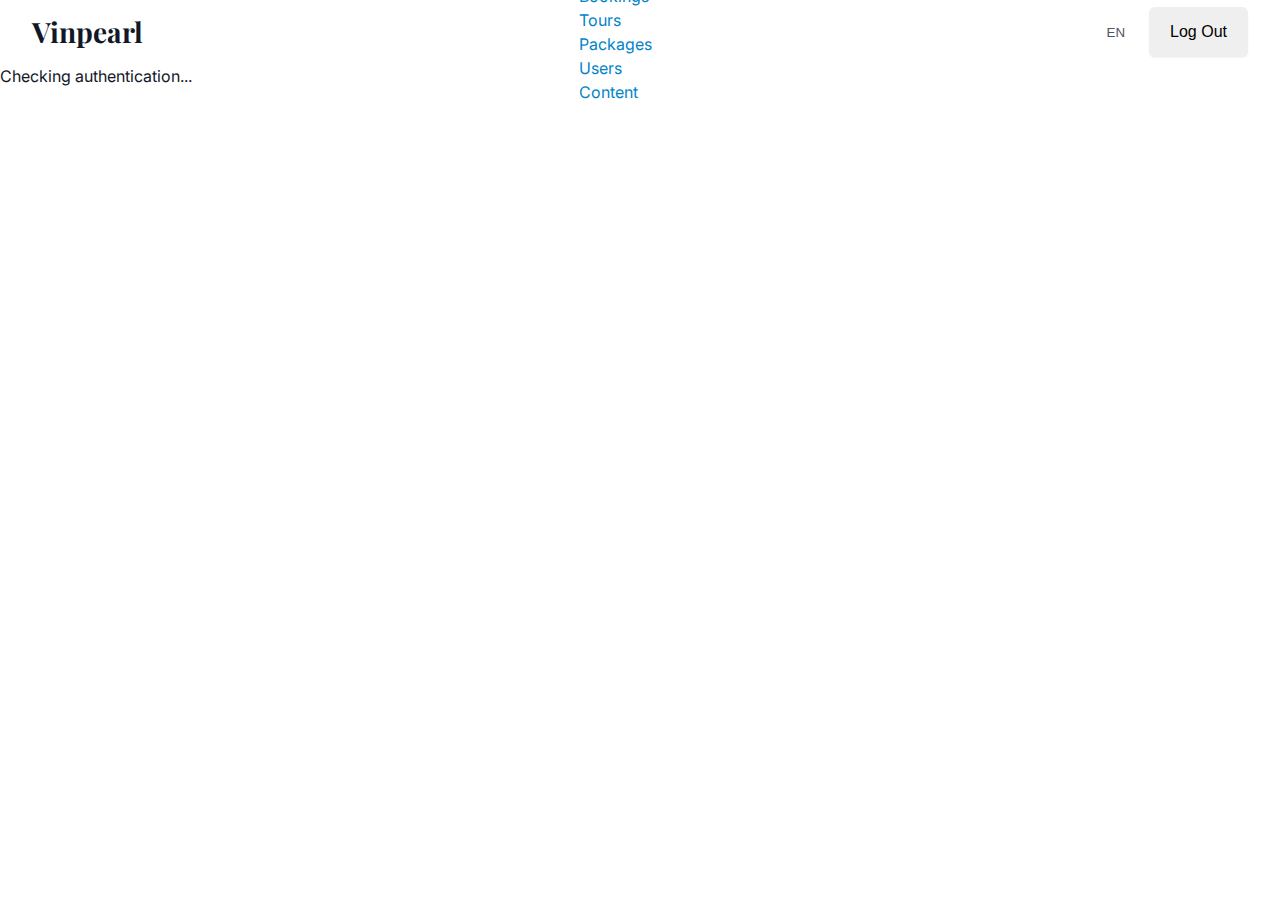
<file: pages/admin/users.html>
<!DOCTYPE html>
<html lang="en">
<head>
    <meta charset="UTF-8">
    <meta name="viewport" content="width=device-width, initial-scale=1.0">
    <title>Manage Users - Vinpearl Admin</title>
    <link rel="stylesheet" href="../../css/main.css">
    <link rel="stylesheet" href="https://fonts.googleapis.com/css2?family=Playfair+Display:wght@400;500;600;700&family=Inter:wght@300;400;500;600;700&display=swap">
</head>
<body>
    <!-- Header for Admin Pages -->
    <header class="admin-header">
        <div class="container">
            <div class="header-inner">
                <a href="../../index.html" class="logo">Vinpearl</a>
                <nav class="admin-nav">
                    <ul>
                        <li><a href="index.html">Dashboard</a></li>
                        <li><a href="bookings.html">Bookings</a></li>
                        <li><a href="tours.html">Tours</a></li>
                        <li><a href="packages.html">Packages</a></li>
                        <li><a href="users.html" class="active">Users</a></li>
                        <li><a href="content.html">Content</a></li>
                    </ul>
                </nav>
                <div class="header-buttons">
                    <div class="language-selector">
                        <button id="language-toggle">EN</button>
                        <div class="language-dropdown">
                            <a href="#" data-lang="en" class="active">English</a>
                            <a href="#" data-lang="vi">Vietnamese</a>
                        </div>
                    </div>
                    <button id="logout-button" class="btn btn-outline">Log Out</button>
                </div>
            </div>
        </div>
    </header>

    <!-- Main Content -->
    <main>
        <div class="admin-container">
            <!-- Admin Auth Guard -->
            <div id="auth-guard" class="auth-guard">
                <div class="auth-guard-content">
                    <div class="spinner"></div>
                    <p>Checking authentication...</p>
                </div>
            </div>

            <!-- Admin Content (initially hidden) -->
            <div id="admin-content" class="admin-content" style="display: none;">
                <div class="admin-header-section">
                    <h1 class="heading-1">User Management</h1>
                    <p class="section-description">Manage user accounts and permissions for Vinpearl Nha Trang Resort.</p>
                </div>
                
                <!-- User Stats -->
                <section class="admin-section">
                    <div class="user-stats-grid">
                        <div class="stat-card">
                            <div class="stat-icon">
                                <i class="icon-users"></i>
                            </div>
                            <div class="stat-content">
                                <h3 class="stat-title">Total Users</h3>
                                <p class="stat-value">138</p>
                            </div>
                        </div>
                        
                        <div class="stat-card">
                            <div class="stat-icon">
                                <i class="icon-user-plus"></i>
                            </div>
                            <div class="stat-content">
                                <h3 class="stat-title">New Users (30 days)</h3>
                                <p class="stat-value">24</p>
                            </div>
                        </div>
                        
                        <div class="stat-card">
                            <div class="stat-icon">
                                <i class="icon-user-check"></i>
                            </div>
                            <div class="stat-content">
                                <h3 class="stat-title">Active Users</h3>
                                <p class="stat-value">112</p>
                            </div>
                        </div>
                        
                        <div class="stat-card">
                            <div class="stat-icon">
                                <i class="icon-shield"></i>
                            </div>
                            <div class="stat-content">
                                <h3 class="stat-title">Administrators</h3>
                                <p class="stat-value">3</p>
                            </div>
                        </div>
                    </div>
                </section>
                
                <!-- User Management -->
                <section class="admin-section">
                    <div class="section-header-with-action">
                        <h2 class="heading-2">All Users</h2>
                        <button id="add-user-btn" class="btn btn-primary">+ Add New User</button>
                    </div>
                    
                    <!-- Search and Filter -->
                    <div class="filter-row">
                        <div class="search-input">
                            <input type="text" id="search-users" placeholder="Search users by name or email...">
                        </div>
                        <div class="filter-group">
                            <select id="filter-role">
                                <option value="">All Roles</option>
                                <option value="admin">Admin</option>
                                <option value="user">User</option>
                            </select>
                        </div>
                    </div>
                    
                    <!-- Users Table -->
                    <div class="table-responsive">
                        <table class="admin-table" id="users-table">
                            <thead>
                                <tr>
                                    <th>ID</th>
                                    <th>Name</th>
                                    <th>Email</th>
                                    <th>Role</th>
                                    <th>Joined Date</th>
                                    <th>Status</th>
                                    <th>Actions</th>
                                </tr>
                            </thead>
                            <tbody>
                                <tr>
                                    <td>1</td>
                                    <td>Admin User</td>
                                    <td>admin@vinpearl.com</td>
                                    <td>ADMIN</td>
                                    <td>May 1, 2023</td>
                                    <td><span class="status-badge confirmed">Active</span></td>
                                    <td class="actions">
                                        <button class="action-btn view-btn">View</button>
                                        <button class="action-btn edit-btn">Edit</button>
                                    </td>
                                </tr>
                                <tr>
                                    <td>2</td>
                                    <td>John Smith</td>
                                    <td>john.smith@example.com</td>
                                    <td>USER</td>
                                    <td>Jun 12, 2023</td>
                                    <td><span class="status-badge confirmed">Active</span></td>
                                    <td class="actions">
                                        <button class="action-btn view-btn">View</button>
                                        <button class="action-btn edit-btn">Edit</button>
                                        <button class="action-btn delete-btn">Delete</button>
                                    </td>
                                </tr>
                                <tr>
                                    <td>3</td>
                                    <td>Maria Garcia</td>
                                    <td>maria.garcia@example.com</td>
                                    <td>USER</td>
                                    <td>Aug 23, 2023</td>
                                    <td><span class="status-badge confirmed">Active</span></td>
                                    <td class="actions">
                                        <button class="action-btn view-btn">View</button>
                                        <button class="action-btn edit-btn">Edit</button>
                                        <button class="action-btn delete-btn">Delete</button>
                                    </td>
                                </tr>
                                <tr>
                                    <td>4</td>
                                    <td>Robert Johnson</td>
                                    <td>robert.j@example.com</td>
                                    <td>USER</td>
                                    <td>Oct 5, 2023</td>
                                    <td><span class="status-badge confirmed">Active</span></td>
                                    <td class="actions">
                                        <button class="action-btn view-btn">View</button>
                                        <button class="action-btn edit-btn">Edit</button>
                                        <button class="action-btn delete-btn">Delete</button>
                                    </td>
                                </tr>
                                <tr>
                                    <td>5</td>
                                    <td>Sarah Wilson</td>
                                    <td>sarah.w@example.com</td>
                                    <td>USER</td>
                                    <td>Dec 15, 2023</td>
                                    <td><span class="status-badge pending">Inactive</span></td>
                                    <td class="actions">
                                        <button class="action-btn view-btn">View</button>
                                        <button class="action-btn edit-btn">Edit</button>
                                        <button class="action-btn delete-btn">Delete</button>
                                    </td>
                                </tr>
                                <tr>
                                    <td>6</td>
                                    <td>David Lee</td>
                                    <td>david.lee@example.com</td>
                                    <td>ADMIN</td>
                                    <td>Jan 25, 2024</td>
                                    <td><span class="status-badge confirmed">Active</span></td>
                                    <td class="actions">
                                        <button class="action-btn view-btn">View</button>
                                        <button class="action-btn edit-btn">Edit</button>
                                        <button class="action-btn delete-btn">Delete</button>
                                    </td>
                                </tr>
                            </tbody>
                        </table>
                    </div>
                    
                    <!-- Pagination -->
                    <div class="pagination">
                        <button class="pagination-btn" disabled>&laquo;</button>
                        <button class="pagination-btn active">1</button>
                        <button class="pagination-btn">2</button>
                        <button class="pagination-btn">3</button>
                        <button class="pagination-btn">&raquo;</button>
                    </div>
                </section>
                
                <!-- Add/Edit User Modal (hidden by default) -->
                <div id="user-modal" class="modal">
                    <div class="modal-content">
                        <span class="modal-close">&times;</span>
                        <h2 id="modal-title">Add New User</h2>
                        
                        <form id="user-form" class="admin-form">
                            <div class="form-group">
                                <label for="user-name">Full Name</label>
                                <input type="text" id="user-name" name="name" required>
                            </div>
                            
                            <div class="form-group">
                                <label for="user-email">Email</label>
                                <input type="email" id="user-email" name="email" required>
                            </div>
                            
                            <div class="form-row">
                                <div class="form-group">
                                    <label for="user-password">Password</label>
                                    <input type="password" id="user-password" name="password">
                                    <small id="password-note">Leave blank to keep current password if editing</small>
                                </div>
                                
                                <div class="form-group">
                                    <label for="user-role">Role</label>
                                    <select id="user-role" name="role" required>
                                        <option value="USER">User</option>
                                        <option value="ADMIN">Admin</option>
                                    </select>
                                </div>
                            </div>
                            
                            <div class="form-group">
                                <label for="user-status">Account Status</label>
                                <select id="user-status" name="status">
                                    <option value="active">Active</option>
                                    <option value="inactive">Inactive</option>
                                </select>
                            </div>
                            
                            <div class="form-actions">
                                <button type="button" class="btn btn-outline" id="cancel-user">Cancel</button>
                                <button type="submit" class="btn btn-primary">Save User</button>
                            </div>
                        </form>
                    </div>
                </div>
                
                <!-- User Details Modal -->
                <div id="user-details-modal" class="modal">
                    <div class="modal-content">
                        <span class="modal-close">&times;</span>
                        <h2>User Details</h2>
                        
                        <div class="user-details">
                            <div class="user-detail-row">
                                <span class="detail-label">Name:</span>
                                <span class="detail-value" id="detail-name">John Smith</span>
                            </div>
                            <div class="user-detail-row">
                                <span class="detail-label">Email:</span>
                                <span class="detail-value" id="detail-email">john.smith@example.com</span>
                            </div>
                            <div class="user-detail-row">
                                <span class="detail-label">Role:</span>
                                <span class="detail-value" id="detail-role">User</span>
                            </div>
                            <div class="user-detail-row">
                                <span class="detail-label">Joined Date:</span>
                                <span class="detail-value" id="detail-date">Jun 12, 2023</span>
                            </div>
                            <div class="user-detail-row">
                                <span class="detail-label">Status:</span>
                                <span class="detail-value" id="detail-status">Active</span>
                            </div>
                        </div>
                        
                        <h3 class="detail-section-title">Recent Bookings</h3>
                        <div class="recent-bookings">
                            <table class="detail-table">
                                <thead>
                                    <tr>
                                        <th>ID</th>
                                        <th>Type</th>
                                        <th>Date</th>
                                        <th>Amount</th>
                                        <th>Status</th>
                                    </tr>
                                </thead>
                                <tbody id="user-bookings">
                                    <tr>
                                        <td>#BK-2025</td>
                                        <td>Room</td>
                                        <td>May 5, 2025</td>
                                        <td>$450</td>
                                        <td><span class="status-badge confirmed">Confirmed</span></td>
                                    </tr>
                                    <tr>
                                        <td>#BK-2024</td>
                                        <td>Tour</td>
                                        <td>Apr 20, 2025</td>
                                        <td>$85</td>
                                        <td><span class="status-badge pending">Pending</span></td>
                                    </tr>
                                </tbody>
                            </table>
                        </div>
                        
                        <div class="form-actions">
                            <button type="button" class="btn btn-outline" id="close-details">Close</button>
                        </div>
                    </div>
                </div>
                
                <!-- Delete Confirmation Modal -->
                <div id="delete-modal" class="modal">
                    <div class="modal-content modal-sm">
                        <span class="modal-close">&times;</span>
                        <h2>Delete User</h2>
                        <p>Are you sure you want to delete this user? This action cannot be undone.</p>
                        <div class="form-actions">
                            <button type="button" class="btn btn-outline" id="cancel-delete">Cancel</button>
                            <button type="button" class="btn btn-danger" id="confirm-delete">Delete</button>
                        </div>
                    </div>
                </div>
            </div>
        </div>
    </main>

    <script>
        document.addEventListener('DOMContentLoaded', function() {
            // Authentication check
            setTimeout(function() {
                // Check if user is logged in and is an admin
                const isLoggedIn = localStorage.getItem('isLoggedIn') === 'true';
                const isAdmin = localStorage.getItem('userRole') === 'ADMIN';
                
                if (!isLoggedIn) {
                    showError('You must be logged in to access this area');
                    setTimeout(() => {
                        window.location.href = '../auth/index.html';
                    }, 2000);
                } else if (!isAdmin) {
                    showError('You do not have permission to access this area');
                    setTimeout(() => {
                        window.location.href = '../../index.html';
                    }, 2000);
                } else {
                    document.getElementById('auth-guard').style.display = 'none';
                    document.getElementById('admin-content').style.display = 'block';
                }
            }, 1000);
            
            // Function to show error message
            function showError(message) {
                const authGuard = document.getElementById('auth-guard');
                authGuard.innerHTML = `
                    <div class="auth-guard-content error">
                        <p>${message}</p>
                    </div>
                `;
            }
            
            // Logout button handler
            document.getElementById('logout-button').addEventListener('click', function() {
                localStorage.removeItem('isLoggedIn');
                localStorage.removeItem('userRole');
                localStorage.removeItem('userName');
                window.location.href = '../auth/index.html';
            });
            
            // Modal variables
            const userModal = document.getElementById('user-modal');
            const userDetailsModal = document.getElementById('user-details-modal');
            const deleteModal = document.getElementById('delete-modal');
            const addUserBtn = document.getElementById('add-user-btn');
            const cancelUserBtn = document.getElementById('cancel-user');
            const cancelDeleteBtn = document.getElementById('cancel-delete');
            const closeDetailsBtn = document.getElementById('close-details');
            const modalCloseButtons = document.querySelectorAll('.modal-close');
            
            // Show Add User modal
            addUserBtn.addEventListener('click', function() {
                document.getElementById('modal-title').textContent = 'Add New User';
                document.getElementById('user-form').reset();
                document.getElementById('password-note').style.display = 'none';
                userModal.style.display = 'block';
            });
            
            // Close modals with buttons
            cancelUserBtn.addEventListener('click', function() {
                userModal.style.display = 'none';
            });
            
            cancelDeleteBtn.addEventListener('click', function() {
                deleteModal.style.display = 'none';
            });
            
            closeDetailsBtn.addEventListener('click', function() {
                userDetailsModal.style.display = 'none';
            });
            
            // Close modals with X button
            modalCloseButtons.forEach(button => {
                button.addEventListener('click', function() {
                    userModal.style.display = 'none';
                    userDetailsModal.style.display = 'none';
                    deleteModal.style.display = 'none';
                });
            });
            
            // Close modals when clicking outside
            window.addEventListener('click', function(event) {
                if (event.target === userModal) {
                    userModal.style.display = 'none';
                }
                if (event.target === userDetailsModal) {
                    userDetailsModal.style.display = 'none';
                }
                if (event.target === deleteModal) {
                    deleteModal.style.display = 'none';
                }
            });
            
            // View button functionality
            const viewButtons = document.querySelectorAll('.view-btn');
            viewButtons.forEach(button => {
                button.addEventListener('click', function() {
                    const row = this.closest('tr');
                    const userName = row.cells[1].textContent;
                    const userEmail = row.cells[2].textContent;
                    const userRole = row.cells[3].textContent;
                    const userDate = row.cells[4].textContent;
                    const userStatus = row.cells[5].querySelector('.status-badge').textContent;
                    
                    document.getElementById('detail-name').textContent = userName;
                    document.getElementById('detail-email').textContent = userEmail;
                    document.getElementById('detail-role').textContent = userRole;
                    document.getElementById('detail-date').textContent = userDate;
                    document.getElementById('detail-status').textContent = userStatus;
                    
                    userDetailsModal.style.display = 'block';
                });
            });
            
            // Edit button functionality
            const editButtons = document.querySelectorAll('.edit-btn');
            editButtons.forEach(button => {
                button.addEventListener('click', function() {
                    const row = this.closest('tr');
                    const userName = row.cells[1].textContent;
                    const userEmail = row.cells[2].textContent;
                    const userRole = row.cells[3].textContent;
                    const userStatus = row.cells[5].querySelector('.status-badge').textContent;
                    
                    document.getElementById('modal-title').textContent = 'Edit User';
                    document.getElementById('user-name').value = userName;
                    document.getElementById('user-email').value = userEmail;
                    document.getElementById('password-note').style.display = 'block';
                    
                    // Set role dropdown
                    const roleSelect = document.getElementById('user-role');
                    for (let i = 0; i < roleSelect.options.length; i++) {
                        if (roleSelect.options[i].value === userRole) {
                            roleSelect.selectedIndex = i;
                            break;
                        }
                    }
                    
                    // Set status dropdown
                    const statusSelect = document.getElementById('user-status');
                    const statusValue = userStatus.toLowerCase() === 'active' ? 'active' : 'inactive';
                    for (let i = 0; i < statusSelect.options.length; i++) {
                        if (statusSelect.options[i].value === statusValue) {
                            statusSelect.selectedIndex = i;
                            break;
                        }
                    }
                    
                    userModal.style.display = 'block';
                });
            });
            
            // Delete button functionality
            const deleteButtons = document.querySelectorAll('.delete-btn');
            deleteButtons.forEach(button => {
                button.addEventListener('click', function() {
                    deleteModal.style.display = 'block';
                });
            });
            
            // Form submission (just for demonstration)
            const userForm = document.getElementById('user-form');
            userForm.addEventListener('submit', function(e) {
                e.preventDefault();
                
                // In a real application, you'd send an AJAX request here
                alert('User saved successfully!');
                userModal.style.display = 'none';
            });
            
            // Delete confirmation (just for demonstration)
            const confirmDeleteBtn = document.getElementById('confirm-delete');
            confirmDeleteBtn.addEventListener('click', function() {
                // In a real application, you'd send an AJAX request here
                alert('User deleted successfully!');
                deleteModal.style.display = 'none';
            });
            
            // Search functionality
            const searchInput = document.getElementById('search-users');
            searchInput.addEventListener('keyup', function() {
                const searchTerm = this.value.toLowerCase();
                const rows = document.querySelectorAll('#users-table tbody tr');
                
                rows.forEach(row => {
                    const userName = row.cells[1].textContent.toLowerCase();
                    const userEmail = row.cells[2].textContent.toLowerCase();
                    
                    if (userName.includes(searchTerm) || userEmail.includes(searchTerm)) {
                        row.style.display = '';
                    } else {
                        row.style.display = 'none';
                    }
                });
            });
            
            // Filter by role functionality
            const roleFilter = document.getElementById('filter-role');
            roleFilter.addEventListener('change', function() {
                const filterValue = this.value.toLowerCase();
                const rows = document.querySelectorAll('#users-table tbody tr');
                
                rows.forEach(row => {
                    const userRole = row.cells[3].textContent.toLowerCase();
                    
                    if (!filterValue || userRole.includes(filterValue)) {
                        row.style.display = '';
                    } else {
                        row.style.display = 'none';
                    }
                });
            });
        });
    </script>

    <style>
        /* Additional styles for users page */
        .user-stats-grid {
            display: grid;
            grid-template-columns: repeat(auto-fit, minmax(200px, 1fr));
            gap: 1.5rem;
            margin-bottom: 1.5rem;
        }
        
        .filter-row {
            display: flex;
            justify-content: space-between;
            margin-bottom: 1.5rem;
            gap: 1rem;
            flex-wrap: wrap;
        }
        
        .search-input {
            flex: 1;
            min-width: 200px;
        }
        
        .search-input input {
            width: 100%;
            padding: 0.5rem;
            border: 1px solid #e5e7eb;
            border-radius: 4px;
        }
        
        .filter-group {
            display: flex;
            gap: 0.5rem;
        }
        
        .filter-group select {
            padding: 0.5rem;
            border: 1px solid #e5e7eb;
            border-radius: 4px;
            background-color: white;
        }
        
        .pagination {
            display: flex;
            justify-content: center;
            margin-top: 1.5rem;
            gap: 0.25rem;
        }
        
        .pagination-btn {
            padding: 0.5rem 0.75rem;
            border: 1px solid #e5e7eb;
            background: white;
            cursor: pointer;
            border-radius: 4px;
        }
        
        .pagination-btn.active {
            background: #4a6fa5;
            color: white;
            border-color: #4a6fa5;
        }
        
        .pagination-btn:hover:not(.active):not([disabled]) {
            background: #f3f4f6;
        }
        
        .pagination-btn[disabled] {
            color: #d1d5db;
            cursor: not-allowed;
        }
        
        /* Modal styles */
        .modal {
            display: none;
            position: fixed;
            z-index: 1000;
            left: 0;
            top: 0;
            width: 100%;
            height: 100%;
            overflow: auto;
            background-color: rgba(0, 0, 0, 0.5);
        }
        
        .modal-content {
            background-color: white;
            margin: 5% auto;
            padding: 2rem;
            border-radius: 8px;
            width: 80%;
            max-width: 700px;
            box-shadow: 0 4px 6px rgba(0, 0, 0, 0.1);
            position: relative;
        }
        
        .modal-sm {
            max-width: 500px;
        }
        
        .modal-close {
            position: absolute;
            right: 1.5rem;
            top: 1.5rem;
            font-size: 1.5rem;
            cursor: pointer;
        }
        
        /* Form styles */
        .admin-form .form-group {
            margin-bottom: 1.5rem;
        }
        
        .admin-form label {
            display: block;
            margin-bottom: 0.5rem;
            font-weight: 500;
        }
        
        .admin-form input[type="text"],
        .admin-form input[type="email"],
        .admin-form input[type="password"],
        .admin-form select,
        .admin-form textarea {
            width: 100%;
            padding: 0.5rem;
            border: 1px solid #e5e7eb;
            border-radius: 4px;
            font-family: inherit;
        }
        
        .form-row {
            display: flex;
            gap: 1rem;
        }
        
        .form-row .form-group {
            flex: 1;
        }
        
        .form-actions {
            display: flex;
            justify-content: flex-end;
            gap: 1rem;
            margin-top: 2rem;
        }
        
        small {
            display: block;
            color: #6b7280;
            font-size: 0.75rem;
            margin-top: 0.25rem;
        }
        
        /* User details styles */
        .user-details {
            border: 1px solid #e5e7eb;
            border-radius: 4px;
            padding: 1.5rem;
            margin-bottom: 1.5rem;
            background-color: #f9fafb;
        }
        
        .user-detail-row {
            display: flex;
            margin-bottom: 0.5rem;
            border-bottom: 1px solid #e5e7eb;
            padding-bottom: 0.5rem;
        }
        
        .user-detail-row:last-child {
            border-bottom: none;
        }
        
        .detail-label {
            font-weight: 600;
            width: 120px;
        }
        
        .detail-section-title {
            font-size: 1.25rem;
            margin-top: 2rem;
            margin-bottom: 1rem;
        }
        
        .detail-table {
            width: 100%;
            border-collapse: collapse;
            margin-bottom: 1.5rem;
        }
        
        .detail-table th,
        .detail-table td {
            padding: 0.5rem;
            text-align: left;
            border-bottom: 1px solid #e5e7eb;
        }
        
        /* Danger button */
        .btn-danger {
            background-color: #dc2626;
            color: white;
            border: 1px solid #dc2626;
        }
        
        .btn-danger:hover {
            background-color: #b91c1c;
            border-color: #b91c1c;
        }
    </style>
</body>
</html>
</file>
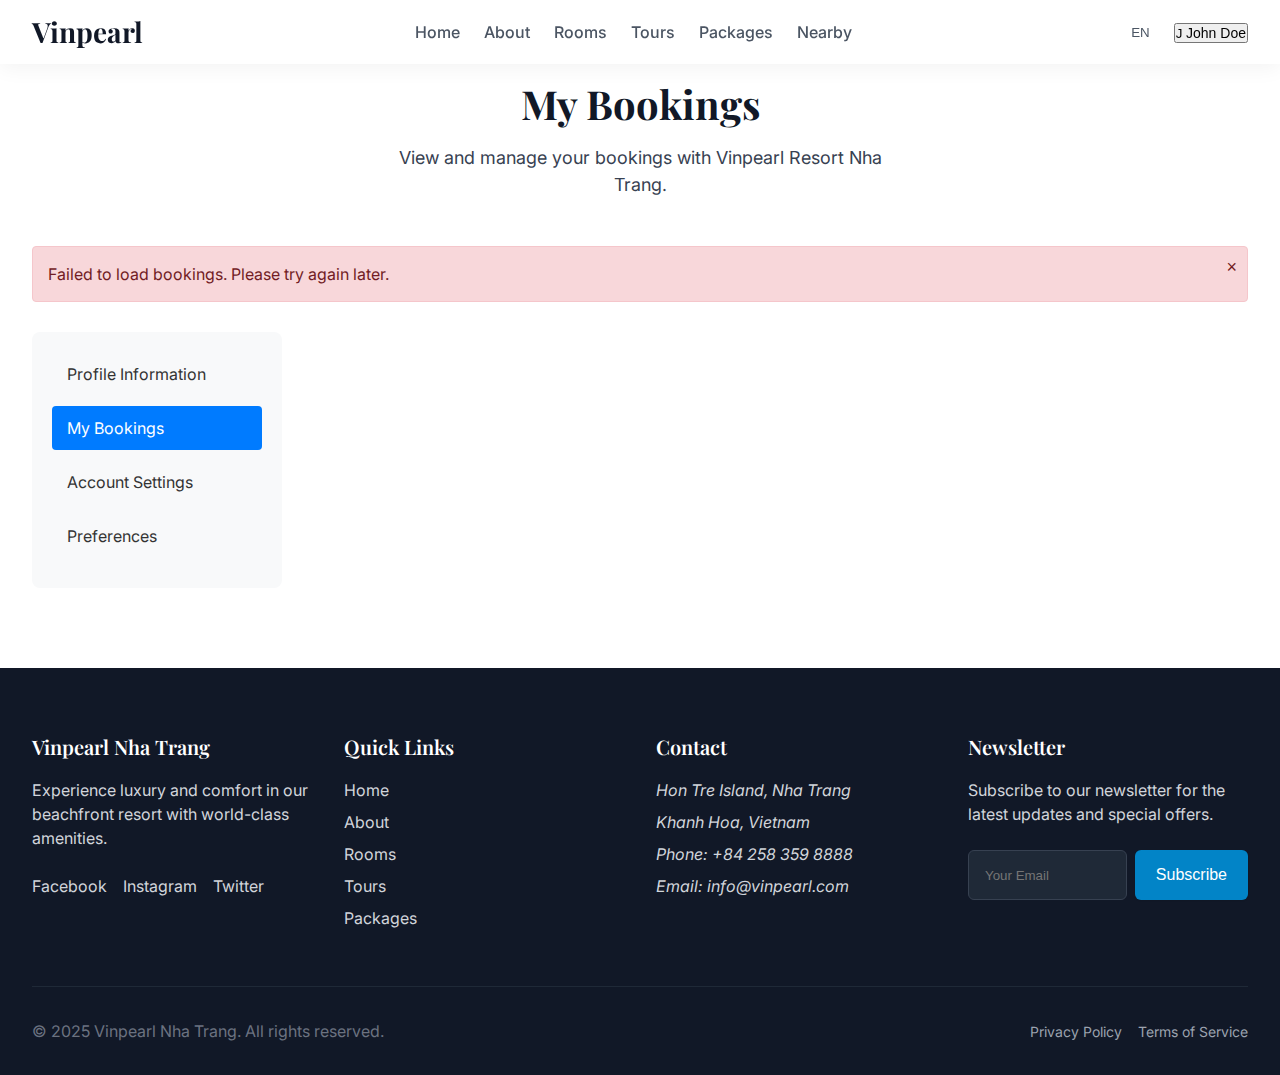
<file: pages/profile/bookings.html>
<!DOCTYPE html>
<html lang="en">
<head>
    <meta charset="UTF-8">
    <meta name="viewport" content="width=device-width, initial-scale=1.0">
    <title>My Bookings - Vinpearl Nha Trang Resort</title>
    <link rel="stylesheet" href="../../css/main.css">
    <link rel="stylesheet" href="https://fonts.googleapis.com/css2?family=Playfair+Display:wght@400;500;600;700&family=Inter:wght@300;400;500;600;700&display=swap">
    <style>
        .booking-card {
            border: 1px solid #eee;
            border-radius: 8px;
            padding: 20px;
            margin-bottom: 20px;
            box-shadow: 0 2px 4px rgba(0,0,0,0.05);
            transition: transform 0.2s, box-shadow 0.2s;
        }
        
        .booking-card:hover {
            transform: translateY(-2px);
            box-shadow: 0 4px 8px rgba(0,0,0,0.1);
        }
        
        .booking-header {
            display: flex;
            justify-content: space-between;
            align-items: center;
            margin-bottom: 15px;
            padding-bottom: 15px;
            border-bottom: 1px solid #eee;
        }
        
        .booking-id {
            font-size: 14px;
            color: #666;
        }
        
        .booking-status {
            padding: 4px 10px;
            border-radius: 20px;
            font-size: 12px;
            font-weight: 600;
            text-transform: uppercase;
        }
        
        .status-pending {
            background-color: #FFF8E1;
            color: #FFA000;
        }
        
        .status-confirmed {
            background-color: #E3F2FD;
            color: #1976D2;
        }
        
        .status-completed {
            background-color: #E8F5E9;
            color: #388E3C;
        }
        
        .status-cancelled {
            background-color: #FFEBEE;
            color: #D32F2F;
        }
        
        .booking-details {
            margin-bottom: 15px;
        }
        
        .booking-row {
            display: flex;
            justify-content: space-between;
            margin-bottom: 8px;
        }
        
        .booking-label {
            font-weight: 500;
            color: #555;
        }
        
        .booking-value {
            text-align: right;
        }
        
        .booking-footer {
            display: flex;
            justify-content: space-between;
            margin-top: 15px;
            padding-top: 15px;
            border-top: 1px solid #eee;
        }
        
        .booking-total {
            font-size: 18px;
            font-weight: 600;
        }

        .profile-sidebar {
            width: 250px;
            padding: 20px;
            background-color: #f8f9fa;
            border-radius: 8px;
            margin-right: 30px;
        }

        .profile-menu {
            list-style: none;
            padding: 0;
            margin: 0;
        }

        .profile-menu li {
            margin-bottom: 10px;
        }

        .profile-menu a {
            display: block;
            padding: 10px 15px;
            border-radius: 4px;
            color: #333;
            text-decoration: none;
            transition: all 0.3s ease;
        }

        .profile-menu a:hover {
            background-color: #e9ecef;
        }

        .profile-menu a.active {
            background-color: #007bff;
            color: white;
        }

        .profile-content {
            flex: 1;
        }

        .profile-container {
            display: flex;
            margin-top: 30px;
        }

        .empty-bookings {
            text-align: center;
            padding: 40px 20px;
            background-color: #f8f9fa;
            border-radius: 8px;
            margin-bottom: 20px;
        }

        .empty-bookings h3 {
            margin-bottom: 15px;
            color: #343a40;
        }

        .flash-message {
            padding: 15px;
            margin-bottom: 20px;
            border-radius: 4px;
            position: relative;
        }

        .flash-message.success {
            background-color: #d4edda;
            color: #155724;
            border: 1px solid #c3e6cb;
        }

        .flash-message.error {
            background-color: #f8d7da;
            color: #721c24;
            border: 1px solid #f5c6cb;
        }

        .close-message {
            position: absolute;
            top: 10px;
            right: 10px;
            background: none;
            border: none;
            font-size: 18px;
            cursor: pointer;
            color: inherit;
        }
        
        .loading {
            text-align: center;
            padding: 40px 20px;
        }
        
        .loading-spinner {
            display: inline-block;
            width: 40px;
            height: 40px;
            border: 3px solid rgba(0,0,0,0.1);
            border-radius: 50%;
            border-top-color: #007bff;
            animation: spin 1s ease-in-out infinite;
            margin-bottom: 15px;
        }
        
        @keyframes spin {
            to {
                transform: rotate(360deg);
            }
        }
    </style>
</head>
<body>
    <!-- Header -->
    <header class="header">
        <div class="container">
            <div class="header-inner">
                <a href="../../index.html" class="logo">Vinpearl</a>
                <nav class="main-nav">
                    <ul>
                        <li><a href="../../index.html" data-i18n="nav.home">Home</a></li>
                        <li><a href="../about/index.html" data-i18n="nav.about">About</a></li>
                        <li><a href="../rooms/index.html" data-i18n="nav.rooms">Rooms</a></li>
                        <li><a href="../tours/index.html" data-i18n="nav.tours">Tours</a></li>
                        <li><a href="../packages/index.html" data-i18n="nav.packages">Packages</a></li>
                        <li><a href="../nearby/index.html" data-i18n="nav.nearby">Nearby</a></li>
                    </ul>
                </nav>
                <div class="header-buttons">
                    <div class="language-selector">
                        <button id="language-toggle">EN</button>
                        <div class="language-dropdown">
                            <a href="#" data-lang="en" class="active">English</a>
                            <a href="#" data-lang="vi">Vietnamese</a>
                        </div>
                    </div>
                    
                    <!-- User menu (logged in state) -->
                    <div class="user-menu">
                        <button class="user-menu-toggle">
                            <span class="user-initial">J</span>
                            <span class="user-name" id="userName">John Doe</span>
                        </button>
                        <div class="user-dropdown">
                            <a href="index.html">My Profile</a>
                            <a href="bookings.html" class="active">My Bookings</a>
                            <a href="../auth/logout.php">Logout</a>
                        </div>
                    </div>
                </div>
                <button class="mobile-menu-toggle">
                    <span></span>
                    <span></span>
                    <span></span>
                </button>
            </div>
        </div>
    </header>

    <!-- Main Content -->
    <main>
        <!-- Bookings Section -->
        <section class="section">
            <div class="container">
                <div class="section-header">
                    <h1 class="heading-2">My Bookings</h1>
                    <p class="section-description">View and manage your bookings with Vinpearl Resort Nha Trang.</p>
                </div>
                
                <!-- Flash Message -->
                <div class="flash-message success" style="display: none;">
                    <p id="flashMessageText">Booking successfully cancelled.</p>
                    <button class="close-message">&times;</button>
                </div>
                
                <div class="profile-container">
                    <!-- Sidebar Navigation -->
                    <div class="profile-sidebar">
                        <ul class="profile-menu">
                            <li><a href="index.html">Profile Information</a></li>
                            <li><a href="bookings.html" class="active">My Bookings</a></li>
                            <li><a href="settings.html">Account Settings</a></li>
                            <li><a href="preferences.html">Preferences</a></li>
                        </ul>
                    </div>
                    
                    <!-- Main Content Area -->
                    <div class="profile-content">
                        <!-- Loading indicator -->
                        <div id="loadingIndicator" class="loading">
                            <div class="loading-spinner"></div>
                            <p>Loading your bookings...</p>
                        </div>
                        
                        <!-- Bookings container - will be populated with JS -->
                        <div id="bookingsContainer" style="display: none;"></div>
                        
                        <!-- Empty bookings message -->
                        <div id="emptyBookings" class="empty-bookings" style="display: none;">
                            <h3>No Bookings Found</h3>
                            <p>You haven't made any bookings yet. Browse our rooms, tours, and packages to start planning your perfect vacation!</p>
                            <div class="empty-actions" style="margin-top: 20px;">
                                <a href="../rooms/index.html" class="btn btn-primary">Explore Rooms</a>
                                <a href="../tours/index.html" class="btn btn-outline">Discover Tours</a>
                            </div>
                        </div>
                    </div>
                </div>
            </div>
        </section>
    </main>

    <!-- Footer -->
    <footer class="footer">
        <div class="container">
            <div class="footer-grid">
                <div class="footer-col">
                    <h3 class="footer-title">Vinpearl Nha Trang</h3>
                    <p class="footer-text">Experience luxury and comfort in our beachfront resort with world-class amenities.</p>
                    <div class="social-links">
                        <a href="#" class="social-link">Facebook</a>
                        <a href="#" class="social-link">Instagram</a>
                        <a href="#" class="social-link">Twitter</a>
                    </div>
                </div>
                <div class="footer-col">
                    <h3 class="footer-title">Quick Links</h3>
                    <ul class="footer-links">
                        <li><a href="../../index.html" data-i18n="nav.home">Home</a></li>
                        <li><a href="../about/index.html" data-i18n="nav.about">About</a></li>
                        <li><a href="../rooms/index.html" data-i18n="nav.rooms">Rooms</a></li>
                        <li><a href="../tours/index.html" data-i18n="nav.tours">Tours</a></li>
                        <li><a href="../packages/index.html" data-i18n="nav.packages">Packages</a></li>
                    </ul>
                </div>
                <div class="footer-col">
                    <h3 class="footer-title">Contact</h3>
                    <address class="footer-contact">
                        <p>Hon Tre Island, Nha Trang</p>
                        <p>Khanh Hoa, Vietnam</p>
                        <p>Phone: +84 258 359 8888</p>
                        <p>Email: info@vinpearl.com</p>
                    </address>
                </div>
                <div class="footer-col">
                    <h3 class="footer-title">Newsletter</h3>
                    <p class="footer-text" data-i18n="footer.newsletter">Subscribe to our newsletter for the latest updates and special offers.</p>
                    <form class="newsletter-form">
                        <input type="email" placeholder="Your Email" class="newsletter-input" data-i18n="footer.email" data-i18n-attr="placeholder">
                        <button type="submit" class="btn btn-primary newsletter-button" data-i18n="footer.subscribe">Subscribe</button>
                    </form>
                </div>
            </div>
            <div class="footer-bottom">
                <p class="copyright">© 2025 Vinpearl Nha Trang. All rights reserved.</p>
                <div class="footer-bottom-links">
                    <a href="#">Privacy Policy</a>
                    <a href="#">Terms of Service</a>
                </div>
            </div>
        </div>
    </footer>

    <script src="../../js/main.js"></script>
    <script>
        // DOM elements
        const loadingIndicator = document.getElementById('loadingIndicator');
        const bookingsContainer = document.getElementById('bookingsContainer');
        const emptyBookings = document.getElementById('emptyBookings');
        const flashMessage = document.querySelector('.flash-message');
        const flashMessageText = document.getElementById('flashMessageText');
        const userName = document.getElementById('userName');
        
        // Format currency
        function formatCurrency(amount, currency = 'USD') {
            return new Intl.NumberFormat('en-US', {
                style: 'currency',
                currency: currency
            }).format(amount);
        }
        
        // Format date
        function formatDate(dateStr) {
            const date = new Date(dateStr);
            return date.toLocaleDateString('en-US', { 
                year: 'numeric', 
                month: 'long', 
                day: 'numeric' 
            });
        }
        
        // Create booking card HTML
        function createBookingCard(booking) {
            // Determine booking title based on type
            let bookingTitle = '';
            if (booking.booking_type === 'ROOM') {
                bookingTitle = booking.room_type || 'Room Booking';
            } else if (booking.booking_type === 'TOUR') {
                bookingTitle = booking.tour_name || 'Tour Booking';
            } else {
                bookingTitle = booking.attraction_name || 'Booking';
            }
            
            // Create a card element
            const card = document.createElement('div');
            card.className = 'booking-card';
            
            // Create the card header
            const headerDiv = document.createElement('div');
            headerDiv.className = 'booking-header';
            
            // Title and booking ID
            const titleDiv = document.createElement('div');
            const title = document.createElement('h3');
            title.textContent = bookingTitle;
            const bookingId = document.createElement('span');
            bookingId.className = 'booking-id';
            bookingId.textContent = `Booking ID: ${booking.id}`;
            titleDiv.appendChild(title);
            titleDiv.appendChild(bookingId);
            
            // Status badge
            const statusBadge = document.createElement('span');
            statusBadge.className = `booking-status status-${booking.status.toLowerCase()}`;
            statusBadge.textContent = booking.status;
            
            headerDiv.appendChild(titleDiv);
            headerDiv.appendChild(statusBadge);
            
            // Create booking details
            const detailsDiv = document.createElement('div');
            detailsDiv.className = 'booking-details';
            
            // Add booking type
            addDetailRow(detailsDiv, 'Booking Type:', booking.booking_type);
            
            // Add date info based on booking type
            if (booking.booking_type === 'ROOM') {
                addDetailRow(detailsDiv, 'Check-in Date:', formatDate(booking.check_in_date));
                addDetailRow(detailsDiv, 'Check-out Date:', formatDate(booking.check_out_date));
                addDetailRow(detailsDiv, 'Guests:', `${booking.adults} Adult${booking.adults !== 1 ? 's' : ''}${booking.children > 0 ? `, ${booking.children} Child${booking.children !== 1 ? 'ren' : ''}` : ''}`);
                addDetailRow(detailsDiv, 'Room Type:', booking.room_type);
            } else if (booking.booking_type === 'TOUR') {
                addDetailRow(detailsDiv, 'Date:', formatDate(booking.booking_date));
                addDetailRow(detailsDiv, 'Number of People:', booking.number_of_people);
                addDetailRow(detailsDiv, 'Tour Type:', booking.tour_name);
                addDetailRow(detailsDiv, 'Duration:', booking.duration);
            } else {
                addDetailRow(detailsDiv, 'Date:', formatDate(booking.booking_date));
                addDetailRow(detailsDiv, 'Number of People:', booking.number_of_people);
            }
            
            // Add cancellation date if cancelled
            if (booking.status === 'CANCELLED' && booking.cancelled_at) {
                addDetailRow(detailsDiv, 'Cancellation Date:', formatDate(booking.cancelled_at));
            }
            
            // Create footer
            const footerDiv = document.createElement('div');
            footerDiv.className = 'booking-footer';
            
            // Add action buttons based on status
            const actionsDiv = document.createElement('div');
            
            if (booking.status === 'PENDING' || booking.status === 'CONFIRMED') {
                // Cancel button for pending or confirmed bookings
                const cancelForm = document.createElement('form');
                cancelForm.className = 'cancel-form';
                cancelForm.setAttribute('data-booking-id', booking.id);
                
                const cancelButton = document.createElement('button');
                cancelButton.type = 'button';
                cancelButton.className = 'btn btn-outline';
                cancelButton.textContent = 'Cancel Booking';
                cancelButton.onclick = function() { confirmCancel(booking.id); };
                
                cancelForm.appendChild(cancelButton);
                actionsDiv.appendChild(cancelForm);
            } else if (booking.status === 'COMPLETED') {
                // Review button for completed bookings
                const reviewButton = document.createElement('a');
                reviewButton.href = `#review-${booking.id}`;
                reviewButton.className = 'btn btn-primary';
                reviewButton.textContent = 'Review Experience';
                actionsDiv.appendChild(reviewButton);
            }
            
            // Add total price
            const totalDiv = document.createElement('div');
            totalDiv.className = 'booking-total';
            totalDiv.textContent = formatCurrency(booking.total_price);
            
            // Add "Refunded" text for cancelled bookings
            if (booking.status === 'CANCELLED') {
                totalDiv.textContent += ' (Refunded)';
            }
            
            footerDiv.appendChild(actionsDiv);
            footerDiv.appendChild(totalDiv);
            
            // Assemble the card
            card.appendChild(headerDiv);
            card.appendChild(detailsDiv);
            card.appendChild(footerDiv);
            
            return card;
        }
        
        // Helper to create a detail row
        function addDetailRow(parent, label, value) {
            const row = document.createElement('div');
            row.className = 'booking-row';
            
            const labelSpan = document.createElement('span');
            labelSpan.className = 'booking-label';
            labelSpan.textContent = label;
            
            const valueSpan = document.createElement('span');
            valueSpan.className = 'booking-value';
            valueSpan.textContent = value;
            
            row.appendChild(labelSpan);
            row.appendChild(valueSpan);
            parent.appendChild(row);
        }
        
        // Load user bookings
        async function loadBookings() {
            try {
                // Show loading indicator
                loadingIndicator.style.display = 'block';
                bookingsContainer.style.display = 'none';
                emptyBookings.style.display = 'none';
                
                // Fetch bookings from API
                const response = await fetch('../../api/bookings.php');
                
                if (!response.ok) {
                    throw new Error(`HTTP error! Status: ${response.status}`);
                }
                
                const data = await response.json();
                
                // Update user name if available
                if (data.user && data.user.name) {
                    userName.textContent = data.user.name;
                    document.querySelector('.user-initial').textContent = data.user.name.charAt(0);
                }
                
                // Process bookings
                if (data.bookings && data.bookings.length > 0) {
                    // Clear container
                    bookingsContainer.innerHTML = '';
                    
                    // Sort bookings by date (newest first)
                    data.bookings.sort((a, b) => {
                        return new Date(b.created_at) - new Date(a.created_at);
                    });
                    
                    // Create booking cards
                    data.bookings.forEach(booking => {
                        const card = createBookingCard(booking);
                        bookingsContainer.appendChild(card);
                    });
                    
                    // Show bookings
                    bookingsContainer.style.display = 'block';
                    emptyBookings.style.display = 'none';
                } else {
                    // Show empty state
                    bookingsContainer.style.display = 'none';
                    emptyBookings.style.display = 'block';
                }
                
                // Check for flash message
                if (data.flash_message) {
                    showFlashMessage(data.flash_message.message, data.flash_message.type);
                }
                
            } catch (error) {
                console.error('Error loading bookings:', error);
                showFlashMessage('Failed to load bookings. Please try again later.', 'error');
            } finally {
                // Hide loading indicator
                loadingIndicator.style.display = 'none';
            }
        }
        
        // Show flash message
        function showFlashMessage(message, type = 'success') {
            flashMessageText.textContent = message;
            flashMessage.className = `flash-message ${type}`;
            flashMessage.style.display = 'block';
            
            // Auto-hide after 5 seconds
            setTimeout(() => {
                flashMessage.style.display = 'none';
            }, 5000);
        }
        
        // Cancel booking
        async function cancelBooking(bookingId) {
            try {
                loadingIndicator.style.display = 'block';
                
                const formData = new FormData();
                formData.append('booking_id', bookingId);
                formData.append('cancel_booking', true);
                
                const response = await fetch('../../api/cancel_booking.php', {
                    method: 'POST',
                    body: formData
                });
                
                if (!response.ok) {
                    throw new Error(`HTTP error! Status: ${response.status}`);
                }
                
                const result = await response.json();
                
                if (result.success) {
                    showFlashMessage(result.message || 'Booking successfully cancelled.');
                    // Reload bookings to update the list
                    loadBookings();
                } else {
                    showFlashMessage(result.message || 'Failed to cancel booking.', 'error');
                }
                
            } catch (error) {
                console.error('Error cancelling booking:', error);
                showFlashMessage('An error occurred while cancelling the booking. Please try again.', 'error');
            } finally {
                loadingIndicator.style.display = 'none';
            }
        }
        
        // Confirm cancel booking
        function confirmCancel(bookingId) {
            if (confirm('Are you sure you want to cancel this booking? This action cannot be undone.')) {
                cancelBooking(bookingId);
            }
        }
        
        // Close flash message
        document.addEventListener('DOMContentLoaded', function() {
            // Set up flash message close buttons
            const closeButtons = document.querySelectorAll('.close-message');
            closeButtons.forEach(button => {
                button.addEventListener('click', function() {
                    this.parentElement.style.display = 'none';
                });
            });
            
            // Load bookings when page loads
            loadBookings();
            
            // Check URL parameters for flash messages
            const urlParams = new URLSearchParams(window.location.search);
            if (urlParams.has('message')) {
                showFlashMessage(
                    decodeURIComponent(urlParams.get('message')),
                    urlParams.get('type') || 'success'
                );
            }
        });
    </script>
</body>
</html>
</file>
<file: css/main.css>
/* Base Styles */
:root {
  --color-primary-50: #f0f9ff;
  --color-primary-100: #e0f2fe;
  --color-primary-200: #bae6fd;
  --color-primary-300: #7dd3fc;
  --color-primary-400: #38bdf8;
  --color-primary-500: #0ea5e9;
  --color-primary-600: #0284c7;
  --color-primary-700: #0369a1;
  --color-primary-800: #075985;
  --color-primary-900: #0c4a6e;

  --color-secondary-500: #f97316;
  --color-secondary-600: #ea580c;
  --color-secondary-700: #c2410c;

  --color-gray-50: #f9fafb;
  --color-gray-100: #f3f4f6;
  --color-gray-200: #e5e7eb;
  --color-gray-300: #d1d5db;
  --color-gray-400: #9ca3af;
  --color-gray-500: #6b7280;
  --color-gray-600: #4b5563;
  --color-gray-700: #374151;
  --color-gray-800: #1f2937;
  --color-gray-900: #111827;

  --transition-standard: 0.3s cubic-bezier(0.4, 0, 0.2, 1);
  --transition-smooth: 0.5s cubic-bezier(0.65, 0, 0.35, 1);
  --shadow-soft: 0 4px 20px rgba(0, 0, 0, 0.05);
  --shadow-prominent: 0 10px 30px rgba(0, 0, 0, 0.1);
  
  --font-family-sans: 'Inter', system-ui, -apple-system, BlinkMacSystemFont, 'Segoe UI', Roboto, 'Helvetica Neue', Arial, sans-serif;
  --font-family-display: 'Playfair Display', Georgia, serif;
}

/* Reset & Base Styles */
*, *::before, *::after {
  box-sizing: border-box;
  margin: 0;
  padding: 0;
}

html {
  scroll-behavior: smooth;
}

body {
  font-family: var(--font-family-sans);
  color: var(--color-gray-900);
  background-color: #ffffff;
  line-height: 1.5;
}

img {
  max-width: 100%;
  height: auto;
}

a {
  color: var(--color-primary-600);
  text-decoration: none;
  transition: color var(--transition-standard);
}

a:hover {
  color: var(--color-primary-800);
}

ul, ol {
  list-style: none;
}

/* Package Features List */
.package-features {
  margin: 1rem 0;
  padding-left: 1.25rem;
}

.package-features li {
  position: relative;
  padding-left: 1rem;
  margin-bottom: 0.5rem;
  color: var(--color-gray-700);
  font-size: 0.9rem;
}

.package-features li::before {
  content: "•";
  position: absolute;
  left: -0.75rem;
  color: var(--color-primary-500);
  font-weight: bold;
}

/* Typography */
.heading-1 {
  font-family: var(--font-family-display);
  font-size: 2.5rem;
  font-weight: 700;
  line-height: 1.2;
}

.heading-2 {
  font-family: var(--font-family-display);
  font-size: 2rem;
  font-weight: 700;
  line-height: 1.2;
}

.heading-3 {
  font-family: var(--font-family-display);
  font-size: 1.5rem;
  font-weight: 600;
  line-height: 1.3;
}

.heading-4 {
  font-family: var(--font-family-display);
  font-size: 1.25rem;
  font-weight: 600;
  line-height: 1.4;
}

@media (min-width: 768px) {
  .heading-1 {
    font-size: 3rem;
  }
  
  .heading-2 {
    font-size: 2.5rem;
  }
  
  .heading-3 {
    font-size: 1.75rem;
  }
  
  .heading-4 {
    font-size: 1.5rem;
  }
}

/* Layout */
.container {
  width: 100%;
  max-width: 1280px;
  margin: 0 auto;
  padding: 0 1rem;
}

@media (min-width: 640px) {
  .container {
    padding: 0 1.5rem;
  }
}

@media (min-width: 1024px) {
  .container {
    padding: 0 2rem;
  }
}

.section {
  padding: 5rem 0;
}

/* Buttons */
.btn {
  display: inline-flex;
  align-items: center;
  justify-content: center;
  padding: 0.75rem 1.25rem;
  border: 1px solid transparent;
  border-radius: 0.375rem;
  font-size: 1rem;
  font-weight: 500;
  line-height: 1.5;
  text-align: center;
  cursor: pointer;
  transition: all var(--transition-standard);
  box-shadow: 0 1px 2px rgba(0, 0, 0, 0.05);
}

.btn:focus {
  outline: none;
  box-shadow: 0 0 0 3px rgba(14, 165, 233, 0.3);
}

.btn-primary {
  background-color: var(--color-primary-600);
  color: white;
}

.btn-primary:hover {
  background-color: var(--color-primary-700);
  color: white;
  transform: translateY(-2px);
  box-shadow: var(--shadow-soft);
}

.btn-secondary {
  background-color: var(--color-secondary-600);
  color: white;
}

.btn-secondary:hover {
  background-color: var(--color-secondary-700);
  color: white;
  transform: translateY(-2px);
  box-shadow: var(--shadow-soft);
}

.btn-white {
  background-color: white;
  color: var(--color-gray-700);
  border-color: var(--color-gray-300);
}

.btn-white:hover {
  background-color: var(--color-gray-50);
  transform: translateY(-2px);
  box-shadow: var(--shadow-soft);
}

/* Header */
.header {
  position: fixed;
  top: 0;
  left: 0;
  width: 100%;
  z-index: 100;
  background-color: rgba(255, 255, 255, 0.9);
  backdrop-filter: blur(8px);
  box-shadow: var(--shadow-soft);
  transition: all var(--transition-standard);
}

.header-inner {
  display: flex;
  align-items: center;
  justify-content: space-between;
  height: 4rem;
}

.logo {
  font-family: var(--font-family-display);
  font-size: 1.75rem;
  font-weight: 700;
  color: var(--color-gray-900);
  text-decoration: none;
}

.main-nav {
  display: none;
}

.main-nav ul {
  display: flex;
  gap: 1.5rem;
}

.main-nav a {
  color: var(--color-gray-600);
  font-weight: 500;
  transition: color var(--transition-standard);
}

.main-nav a:hover, .main-nav a.active {
  color: var(--color-primary-600);
}

.header-buttons {
  display: flex;
  align-items: center;
  gap: 1rem;
}

.language-selector {
  position: relative;
}

#language-toggle {
  display: flex;
  align-items: center;
  justify-content: center;
  padding: 0.5rem;
  background: none;
  border: none;
  cursor: pointer;
  font-weight: 500;
  color: var(--color-gray-600);
}

.language-dropdown {
  position: absolute;
  top: 100%;
  right: 0;
  width: 150px;
  background-color: white;
  border-radius: 0.375rem;
  box-shadow: var(--shadow-soft);
  padding: 0.5rem;
  display: none;
  z-index: 10;
}

.language-dropdown.active {
  display: block;
}

.language-dropdown a {
  display: block;
  padding: 0.5rem;
  color: var(--color-gray-600);
  text-decoration: none;
}

.language-dropdown a:hover {
  background-color: var(--color-gray-50);
}

.language-dropdown a.active {
  color: var(--color-primary-600);
  font-weight: 500;
}

.mobile-menu-toggle {
  display: flex;
  flex-direction: column;
  justify-content: center;
  align-items: center;
  width: 40px;
  height: 40px;
  background: none;
  border: none;
  cursor: pointer;
}

.mobile-menu-toggle span {
  display: block;
  width: 24px;
  height: 2px;
  background-color: var(--color-gray-900);
  margin: 3px 0;
  transition: all var(--transition-standard);
}

.mobile-menu-toggle.active span:nth-child(1) {
  transform: translateY(8px) rotate(45deg);
}

.mobile-menu-toggle.active span:nth-child(2) {
  opacity: 0;
}

.mobile-menu-toggle.active span:nth-child(3) {
  transform: translateY(-8px) rotate(-45deg);
}

@media (min-width: 1024px) {
  .main-nav {
    display: block;
  }
  
  .mobile-menu-toggle {
    display: none;
  }
}

/* Header styles for scrolled state */
.header-scrolled {
  background-color: rgba(255, 255, 255, 0.95);
  box-shadow: var(--shadow-prominent);
}

.header-hidden {
  transform: translateY(-100%);
}

/* Mobile navigation styles */
@media (max-width: 1023px) {
  .main-nav {
    position: fixed;
    top: 4rem;
    left: 0;
    width: 100%;
    background-color: white;
    box-shadow: var(--shadow-soft);
    padding: 1rem 0;
    transform: translateY(-100%);
    opacity: 0;
    visibility: hidden;
    transition: all var(--transition-standard);
    z-index: 99;
  }
  
  .main-nav.active {
    transform: translateY(0);
    opacity: 1;
    visibility: visible;
  }
  
  .main-nav ul {
    flex-direction: column;
    align-items: center;
    padding: 0 1rem;
  }
  
  .main-nav li {
    width: 100%;
    text-align: center;
  }
  
  .main-nav a {
    display: block;
    padding: 0.75rem 1rem;
    width: 100%;
  }
}

/* Hero Section */
.hero {
  position: relative;
  height: 100vh;
  min-height: 600px;
  display: flex;
  align-items: center;
  overflow: hidden;
  margin-top: 4rem;
}

.hero-bg {
  position: absolute;
  top: 0;
  left: 0;
  width: 100%;
  height: 100%;
  z-index: 0;
}

.hero-bg img {
  width: 100%;
  height: 100%;
  object-fit: cover;
}

.overlay {
  position: absolute;
  top: 0;
  left: 0;
  width: 100%;
  height: 100%;
  background-color: rgba(0, 0, 0, 0.4);
}

.hero-content {
  position: relative;
  z-index: 1;
  text-align: center;
  color: white;
  max-width: 800px;
  margin: 0 auto;
  padding: 0 1rem;
}

.hero-subtitle {
  font-size: 1.125rem;
  margin: 1rem 0 2rem;
  max-width: 32rem;
  margin-left: auto;
  margin-right: auto;
}

.hero-buttons {
  display: flex;
  flex-direction: column;
  gap: 1rem;
  max-width: 100%;
  margin: 0 auto;
}

@media (min-width: 640px) {
  .hero-subtitle {
    font-size: 1.25rem;
  }
  
  .hero-buttons {
    flex-direction: row;
    justify-content: center;
  }
}

/* About Section */
.about {
  background-color: white;
}

.about-grid {
  display: grid;
  grid-template-columns: 1fr;
  gap: 3rem;
}

.about-description {
  font-size: 1.125rem;
  color: var(--color-gray-700);
  margin-bottom: 1.5rem;
}

.about-image {
  position: relative;
  height: 24rem;
  border-radius: 0.5rem;
  overflow: hidden;
  box-shadow: var(--shadow-prominent);
}

.about-image img {
  width: 100%;
  height: 100%;
  object-fit: cover;
  border-radius: 0.5rem;
}

@media (min-width: 768px) {
  .about-grid {
    grid-template-columns: 1fr 1fr;
    align-items: center;
  }
}

/* Cards Sections (Rooms & Tours) */
.section-header {
  text-align: center;
  margin-bottom: 3rem;
}

.section-description {
  font-size: 1.125rem;
  color: var(--color-gray-700);
  max-width: 32rem;
  margin: 1rem auto 0;
}

.cards-grid {
  display: grid;
  grid-template-columns: 1fr;
  gap: 2rem;
}

.card {
  background-color: white;
  border-radius: 0.5rem;
  overflow: hidden;
  box-shadow: var(--shadow-soft);
  border: 1px solid var(--color-gray-100);
  transition: all var(--transition-standard);
}

.card:hover {
  transform: translateY(-0.25rem);
  box-shadow: var(--shadow-prominent);
}

.card-image {
  position: relative;
  height: 16rem;
  overflow: hidden;
}

.card-image img {
  width: 100%;
  height: 100%;
  object-fit: cover;
  transition: transform 0.7s ease;
}

.card:hover .card-image img {
  transform: scale(1.1);
}

.image-overlay {
  position: absolute;
  inset: 0;
  background-image: linear-gradient(to top, rgba(0, 0, 0, 0.5), transparent);
  opacity: 0;
  transition: opacity var(--transition-standard);
}

.card:hover .image-overlay {
  opacity: 1;
}

.card-content {
  padding: 1.5rem;
}

.card-title {
  font-family: var(--font-family-display);
  font-size: 1.25rem;
  font-weight: 600;
  margin-bottom: 0.5rem;
}

.card-text {
  color: var(--color-gray-600);
  margin-bottom: 1rem;
}

.card-footer {
  display: flex;
  justify-content: space-between;
  align-items: center;
}

.price {
  font-size: 1.25rem;
  font-weight: 700;
  color: var(--color-primary-600);
}

.card-link {
  color: var(--color-primary-600);
  font-weight: 500;
}

.card-link:hover {
  color: var(--color-primary-800);
}

.section-footer {
  text-align: center;
  margin-top: 3rem;
}

@media (min-width: 768px) {
  .cards-grid {
    grid-template-columns: repeat(2, 1fr);
  }
}

@media (min-width: 1024px) {
  .cards-grid {
    grid-template-columns: repeat(3, 1fr);
  }
}

/* Rooms Section */
.rooms {
  background-color: var(--color-gray-50);
}

/* Tours Section */
.tours {
  background-color: white;
}

/* Testimonials Section */
.testimonials {
  background-color: var(--color-primary-50);
}

.testimonials-grid {
  display: grid;
  grid-template-columns: 1fr;
  gap: 2rem;
}

.testimonial {
  background-color: white;
  border-radius: 0.5rem;
  padding: 1.5rem;
  box-shadow: var(--shadow-soft);
}

.testimonial-header {
  display: flex;
  align-items: center;
  margin-bottom: 1rem;
}

.testimonial-avatar {
  width: 3rem;
  height: 3rem;
  border-radius: 50%;
  background-color: var(--color-primary-100);
  color: var(--color-primary-700);
  font-weight: 700;
  display: flex;
  align-items: center;
  justify-content: center;
  margin-right: 1rem;
}

.testimonial-name {
  font-weight: 700;
}

.testimonial-location {
  font-size: 0.875rem;
  color: var(--color-gray-500);
}

.testimonial-rating {
  color: #f59e0b;
  margin-bottom: 1rem;
}

.testimonial-text {
  color: var(--color-gray-600);
}

@media (min-width: 768px) {
  .testimonials-grid {
    grid-template-columns: repeat(3, 1fr);
  }
}

/* CTA Section */
.cta {
  background-color: var(--color-primary-600);
  color: white;
  text-align: center;
}

.cta .heading-2 {
  margin-bottom: 1.5rem;
}

.cta-text {
  font-size: 1.25rem;
  max-width: 32rem;
  margin: 0 auto 2rem;
}

.cta .btn-white {
  background-color: white;
  color: var(--color-primary-600);
}

.cta .btn-white:hover {
  background-color: var(--color-gray-100);
  color: var(--color-primary-700);
}

/* Footer */
.footer {
  background-color: var(--color-gray-900);
  color: white;
  padding: 4rem 0 2rem;
}

.footer-grid {
  display: grid;
  grid-template-columns: 1fr;
  gap: 2rem;
  margin-bottom: 3rem;
}

.footer-title {
  font-family: var(--font-family-display);
  font-size: 1.25rem;
  font-weight: 600;
  margin-bottom: 1rem;
}

.footer-text {
  color: var(--color-gray-300);
  margin-bottom: 1.5rem;
}

.social-links {
  display: flex;
  gap: 1rem;
}

.social-link {
  color: var(--color-gray-300);
  transition: color var(--transition-standard);
}

.social-link:hover {
  color: white;
}

.footer-links li {
  margin-bottom: 0.5rem;
}

.footer-links a {
  color: var(--color-gray-300);
  transition: color var(--transition-standard);
}

.footer-links a:hover {
  color: white;
}

.footer-contact p {
  color: var(--color-gray-300);
  margin-bottom: 0.5rem;
}

.newsletter-form {
  display: flex;
  flex-direction: column;
  gap: 0.5rem;
}

.newsletter-input {
  padding: 0.75rem 1rem;
  border: 1px solid var(--color-gray-700);
  border-radius: 0.375rem;
  background-color: var(--color-gray-800);
  color: white;
  width: 100%;
}

.newsletter-input:focus {
  outline: none;
  border-color: var(--color-primary-500);
  box-shadow: 0 0 0 2px rgba(14, 165, 233, 0.25);
}

.footer-bottom {
  padding-top: 2rem;
  border-top: 1px solid var(--color-gray-800);
  display: flex;
  flex-direction: column;
  align-items: center;
}

.copyright {
  color: var(--color-gray-500);
  margin-bottom: 1rem;
}

.footer-bottom-links {
  display: flex;
  gap: 1rem;
}

.footer-bottom-links a {
  color: var(--color-gray-400);
  font-size: 0.875rem;
}

.footer-bottom-links a:hover {
  color: white;
}

@media (min-width: 640px) {
  .newsletter-form {
    flex-direction: row;
  }
  
  .newsletter-button {
    flex-shrink: 0;
  }
  
  .footer-bottom {
    flex-direction: row;
    justify-content: space-between;
  }
  
  .copyright {
    margin-bottom: 0;
  }
}

@media (min-width: 768px) {
  .footer-grid {
    grid-template-columns: repeat(2, 1fr);
  }
}

@media (min-width: 1024px) {
  .footer-grid {
    grid-template-columns: repeat(4, 1fr);
  }
}

/* Animation Classes */
.fade-in {
  opacity: 0;
  animation: fadeIn 0.5s ease-in-out forwards;
}

.slide-up {
  opacity: 0;
  transform: translateY(30px);
  animation: slideUp 0.5s ease-out forwards;
}

.slide-in-right {
  opacity: 0;
  transform: translateX(30px);
  animation: slideInRight 0.4s ease-out forwards;
}

.zoom-in {
  opacity: 0;
  transform: scale(0.95);
  animation: zoomIn 0.4s ease-out forwards;
}

/* ScrollReveal */
.scroll-reveal {
  opacity: 0;
  transition: opacity 0.6s ease-out;
}

.scroll-reveal.scroll-visible {
  opacity: 1;
}

.scroll-reveal .slide-up,
.scroll-reveal .slide-in-right,
.scroll-reveal .fade-in,
.scroll-reveal .zoom-in {
  opacity: 0;
  transform: translateY(30px);
  transition: none;
  animation: none;
}

.scroll-reveal.scroll-visible .slide-up {
  animation: slideUp 0.5s ease-out forwards;
}

.scroll-reveal.scroll-visible .slide-in-right {
  animation: slideInRight 0.4s ease-out forwards;
}

.scroll-reveal.scroll-visible .fade-in {
  animation: fadeIn 0.5s ease-in-out forwards;
}

.scroll-reveal.scroll-visible .zoom-in {
  animation: zoomIn 0.4s ease-out forwards;
}

/* Staggered animations */
.stagger-animation > *:nth-child(1) { animation-delay: 0.1s; }
.stagger-animation > *:nth-child(2) { animation-delay: 0.2s; }
.stagger-animation > *:nth-child(3) { animation-delay: 0.3s; }
.stagger-animation > *:nth-child(4) { animation-delay: 0.4s; }
.stagger-animation > *:nth-child(5) { animation-delay: 0.5s; }
.stagger-animation > *:nth-child(6) { animation-delay: 0.6s; }
.stagger-animation > *:nth-child(7) { animation-delay: 0.7s; }
.stagger-animation > *:nth-child(8) { animation-delay: 0.8s; }
.stagger-animation > *:nth-child(9) { animation-delay: 0.9s; }
.stagger-animation > *:nth-child(10) { animation-delay: 1s; }

.scroll-reveal.scroll-visible .stagger-animation > *:nth-child(1) { animation-delay: 0.1s; }
.scroll-reveal.scroll-visible .stagger-animation > *:nth-child(2) { animation-delay: 0.2s; }
.scroll-reveal.scroll-visible .stagger-animation > *:nth-child(3) { animation-delay: 0.3s; }
.scroll-reveal.scroll-visible .stagger-animation > *:nth-child(4) { animation-delay: 0.4s; }
.scroll-reveal.scroll-visible .stagger-animation > *:nth-child(5) { animation-delay: 0.5s; }
.scroll-reveal.scroll-visible .stagger-animation > *:nth-child(6) { animation-delay: 0.6s; }
.scroll-reveal.scroll-visible .stagger-animation > *:nth-child(7) { animation-delay: 0.7s; }
.scroll-reveal.scroll-visible .stagger-animation > *:nth-child(8) { animation-delay: 0.8s; }
.scroll-reveal.scroll-visible .stagger-animation > *:nth-child(9) { animation-delay: 0.9s; }
.scroll-reveal.scroll-visible .stagger-animation > *:nth-child(10) { animation-delay: 1s; }

/* Animation Keyframes */
@keyframes fadeIn {
  from { opacity: 0; }
  to { opacity: 1; }
}

@keyframes slideUp {
  from { 
    opacity: 0;
    transform: translateY(30px);
  }
  to { 
    opacity: 1;
    transform: translateY(0);
  }
}

@keyframes slideInRight {
  from { 
    opacity: 0;
    transform: translateX(30px);
  }
  to { 
    opacity: 1;
    transform: translateX(0);
  }
}

@keyframes zoomIn {
  from { 
    opacity: 0;
    transform: scale(0.95);
  }
  to { 
    opacity: 1;
    transform: scale(1);
  }
}

/* Utility Classes */
.card-hover {
  transition: all var(--transition-standard);
}

.card-hover:hover {
  box-shadow: var(--shadow-prominent);
  transform: translateY(-4px);
}

.text-gradient {
  background-image: linear-gradient(to right, var(--color-primary-500), var(--color-secondary-500));
  background-clip: text;
  -webkit-background-clip: text;
  color: transparent;
}

.glassmorphism {
  background-color: rgba(255, 255, 255, 0.1);
  backdrop-filter: blur(8px);
  -webkit-backdrop-filter: blur(8px);
  border: 1px solid rgba(255, 255, 255, 0.2);
  box-shadow: var(--shadow-prominent);
}

/* Form Styles */
.form-group {
  margin-bottom: 1.5rem;
}

.form-label {
  display: block;
  margin-bottom: 0.5rem;
  font-weight: 500;
  color: var(--color-gray-700);
}

.form-control {
  display: block;
  width: 100%;
  padding: 0.75rem 1rem;
  font-size: 1rem;
  line-height: 1.5;
  color: var(--color-gray-900);
  background-color: white;
  background-clip: padding-box;
  border: 1px solid var(--color-gray-300);
  border-radius: 0.375rem;
  transition: all var(--transition-standard);
}

.form-control:focus {
  border-color: var(--color-primary-500);
  outline: 0;
  box-shadow: 0 0 0 3px rgba(14, 165, 233, 0.25);
}

.form-select {
  display: block;
  width: 100%;
  padding: 0.75rem 2.5rem 0.75rem 1rem;
  font-size: 1rem;
  line-height: 1.5;
  color: var(--color-gray-900);
  background-color: white;
  background-image: url("data:image/svg+xml,%3csvg xmlns='http://www.w3.org/2000/svg' viewBox='0 0 16 16'%3e%3cpath fill='none' stroke='%234B5563' stroke-linecap='round' stroke-linejoin='round' stroke-width='2' d='M2 5l6 6 6-6'/%3e%3c/svg%3e");
  background-repeat: no-repeat;
  background-position: right 1rem center;
  background-size: 16px 12px;
  border: 1px solid var(--color-gray-300);
  border-radius: 0.375rem;
  appearance: none;
}

.form-select:focus {
  border-color: var(--color-primary-500);
  outline: 0;
  box-shadow: 0 0 0 3px rgba(14, 165, 233, 0.25);
}

.form-check {
  display: flex;
  align-items: center;
  margin-bottom: 0.5rem;
}

.form-check-input {
  width: 1rem;
  height: 1rem;
  margin-right: 0.5rem;
  background-color: white;
  border: 1px solid var(--color-gray-300);
  border-radius: 0.25rem;
}

.form-check-label {
  margin-bottom: 0;
  font-size: 0.875rem;
  color: var(--color-gray-700);
}

.form-text {
  margin-top: 0.25rem;
  font-size: 0.875rem;
  color: var(--color-gray-600);
}

.input-group {
  position: relative;
  display: flex;
  flex-wrap: wrap;
  align-items: stretch;
  width: 100%;
}

.input-group > .form-control,
.input-group > .form-select {
  position: relative;
  flex: 1 1 auto;
  width: 1%;
  min-width: 0;
}

.input-group-text {
  display: flex;
  align-items: center;
  padding: 0.75rem 1rem;
  font-size: 1rem;
  font-weight: 400;
  line-height: 1.5;
  color: var(--color-gray-700);
  text-align: center;
  white-space: nowrap;
  background-color: var(--color-gray-100);
  border: 1px solid var(--color-gray-300);
}

.input-group > :first-child {
  border-top-right-radius: 0;
  border-bottom-right-radius: 0;
}

.input-group > :last-child {
  border-top-left-radius: 0;
  border-bottom-left-radius: 0;
}

/* Authentication Form */
.auth-container {
  max-width: 32rem;
  margin: 8rem auto 5rem;
  padding: 2rem;
  background-color: white;
  border-radius: 0.5rem;
  box-shadow: var(--shadow-prominent);
}

.auth-header {
  margin-bottom: 2rem;
  text-align: center;
}

.auth-tabs {
  display: flex;
  margin-bottom: 2rem;
  border-bottom: 1px solid var(--color-gray-300);
}

.auth-tab {
  flex: 1;
  padding: 1rem;
  text-align: center;
  color: var(--color-gray-700);
  font-weight: 500;
  cursor: pointer;
  transition: all var(--transition-standard);
}

.auth-tab.active {
  color: var(--color-primary-600);
  border-bottom: 2px solid var(--color-primary-600);
}

.auth-tab:hover:not(.active) {
  color: var(--color-primary-500);
}

.auth-footer {
  margin-top: 1.5rem;
  text-align: center;
  font-size: 0.875rem;
  color: var(--color-gray-600);
}

.auth-footer a {
  color: var(--color-primary-600);
  font-weight: 500;
}

.auth-divider {
  display: flex;
  align-items: center;
  margin: 1.5rem 0;
  color: var(--color-gray-500);
  font-size: 0.875rem;
}

.auth-divider::before,
.auth-divider::after {
  content: "";
  flex: 1;
  height: 1px;
  background-color: var(--color-gray-300);
}

.auth-divider::before {
  margin-right: 1rem;
}

.auth-divider::after {
  margin-left: 1rem;
}

.social-login {
  display: flex;
  flex-direction: column;
  gap: 1rem;
}

@media (min-width: 640px) {
  .social-login {
    flex-direction: row;
  }
  
  .social-login .btn {
    flex: 1;
  }
}

/* Alert Styles */
.alert {
  position: relative;
  padding: 1rem;
  margin-bottom: 1rem;
  border: 1px solid transparent;
  border-radius: 0.375rem;
}

.alert-success {
  color: #0f5132;
  background-color: #d1e7dd;
  border-color: #badbcc;
}

.alert-danger {
  color: #842029;
  background-color: #f8d7da;
  border-color: #f5c2c7;
}

.alert-warning {
  color: #664d03;
  background-color: #fff3cd;
  border-color: #ffecb5;
}

.alert-info {
  color: #055160;
  background-color: #cff4fc;
  border-color: #b6effb;
}

/* Booking Form */
.booking-form {
  background-color: white;
  padding: 2rem;
  border-radius: 0.5rem;
  box-shadow: var(--shadow-soft);
}

.booking-form-title {
  margin-bottom: 1.5rem;
  font-family: var(--font-family-display);
}

.booking-summary {
  background-color: var(--color-gray-50);
  padding: 1.5rem;
  border-radius: 0.5rem;
  margin-bottom: 2rem;
}

.booking-summary-item {
  display: flex;
  justify-content: space-between;
  margin-bottom: 0.75rem;
  padding-bottom: 0.75rem;
  border-bottom: 1px solid var(--color-gray-200);
}

.booking-summary-item:last-child {
  margin-bottom: 0;
  padding-bottom: 0;
  border-bottom: none;
  font-weight: 700;
}

.booking-price {
  color: var(--color-primary-600);
  font-weight: 700;
}

.datepicker-wrapper {
  position: relative;
}

.datepicker-icon {
  position: absolute;
  right: 1rem;
  top: 50%;
  transform: translateY(-50%);
  color: var(--color-gray-500);
  pointer-events: none;
}

/* Grid Layout Utilities */
.grid {
  display: grid;
}

.grid-cols-1 { grid-template-columns: repeat(1, minmax(0, 1fr)); }
.grid-cols-2 { grid-template-columns: repeat(2, minmax(0, 1fr)); }
.grid-cols-3 { grid-template-columns: repeat(3, minmax(0, 1fr)); }
.grid-cols-4 { grid-template-columns: repeat(4, minmax(0, 1fr)); }

.gap-1 { gap: 0.25rem; }
.gap-2 { gap: 0.5rem; }
.gap-4 { gap: 1rem; }
.gap-6 { gap: 1.5rem; }
.gap-8 { gap: 2rem; }
.gap-12 { gap: 3rem; }
.gap-16 { gap: 4rem; }

.grid-flow-row { grid-auto-flow: row; }
.grid-flow-col { grid-auto-flow: column; }

@media (min-width: 640px) {
  .sm\:grid-cols-2 { grid-template-columns: repeat(2, minmax(0, 1fr)); }
}
@media (min-width: 768px) {
  .md\:grid-cols-2 { grid-template-columns: repeat(2, minmax(0, 1fr)); }
  .md\:grid-cols-3 { grid-template-columns: repeat(3, minmax(0, 1fr)); }
  .md\:grid-cols-4 { grid-template-columns: repeat(4, minmax(0, 1fr)); }
}
@media (min-width: 1024px) {
  .lg\:grid-cols-3 { grid-template-columns: repeat(3, minmax(0, 1fr)); }
  .lg\:grid-cols-4 { grid-template-columns: repeat(4, minmax(0, 1fr)); }
  .lg\:grid-cols-5 { grid-template-columns: repeat(5, minmax(0, 1fr)); }
}

/* Flexbox Utilities */
.flex { display: flex; }
.flex-col { flex-direction: column; }
.flex-row { flex-direction: row; }
.flex-wrap { flex-wrap: wrap; }
.items-center { align-items: center; }
.items-start { align-items: flex-start; }
.items-end { align-items: flex-end; }
.justify-center { justify-content: center; }
.justify-between { justify-content: space-between; }
.justify-start { justify-content: flex-start; }
.justify-end { justify-content: flex-end; }

/* Spacing Utilities */
.mt-1 { margin-top: 0.25rem; }
.mt-2 { margin-top: 0.5rem; }
.mt-4 { margin-top: 1rem; }
.mt-8 { margin-top: 2rem; }
.mt-12 { margin-top: 3rem; }

.mb-1 { margin-bottom: 0.25rem; }
.mb-2 { margin-bottom: 0.5rem; }
.mb-4 { margin-bottom: 1rem; }
.mb-8 { margin-bottom: 2rem; }
.mb-12 { margin-bottom: 3rem; }

.mx-auto { margin-left: auto; margin-right: auto; }

.p-2 { padding: 0.5rem; }
.p-4 { padding: 1rem; }
.p-6 { padding: 1.5rem; }
.p-8 { padding: 2rem; }

.py-2 { padding-top: 0.5rem; padding-bottom: 0.5rem; }
.py-4 { padding-top: 1rem; padding-bottom: 1rem; }
.py-8 { padding-top: 2rem; padding-bottom: 2rem; }
.py-12 { padding-top: 3rem; padding-bottom: 3rem; }

.px-2 { padding-left: 0.5rem; padding-right: 0.5rem; }
.px-4 { padding-left: 1rem; padding-right: 1rem; }
.px-6 { padding-left: 1.5rem; padding-right: 1.5rem; }
.px-8 { padding-left: 2rem; padding-right: 2rem; }

/* Typography Utilities */
.text-center { text-align: center; }
.text-left { text-align: left; }
.text-right { text-align: right; }

.text-xs { font-size: 0.75rem; }
.text-sm { font-size: 0.875rem; }
.text-base { font-size: 1rem; }
.text-lg { font-size: 1.125rem; }
.text-xl { font-size: 1.25rem; }
.text-2xl { font-size: 1.5rem; }
.text-3xl { font-size: 1.875rem; }

.font-light { font-weight: 300; }
.font-normal { font-weight: 400; }
.font-medium { font-weight: 500; }
.font-semibold { font-weight: 600; }
.font-bold { font-weight: 700; }

.leading-tight { line-height: 1.25; }
.leading-normal { line-height: 1.5; }
.leading-loose { line-height: 1.75; }

.text-white { color: white; }
.text-primary { color: var(--color-primary-600); }
.text-secondary { color: var(--color-secondary-600); }
.text-gray-400 { color: var(--color-gray-400); }
.text-gray-500 { color: var(--color-gray-500); }
.text-gray-600 { color: var(--color-gray-600); }
.text-gray-700 { color: var(--color-gray-700); }
.text-gray-800 { color: var(--color-gray-800); }
.text-gray-900 { color: var(--color-gray-900); }

.font-display { font-family: var(--font-family-display); }
.font-sans { font-family: var(--font-family-sans); }

/* Border and Shadow Utilities */
.rounded-sm { border-radius: 0.125rem; }
.rounded { border-radius: 0.25rem; }
.rounded-md { border-radius: 0.375rem; }
.rounded-lg { border-radius: 0.5rem; }
.rounded-full { border-radius: 9999px; }

.shadow-sm { box-shadow: 0 1px 2px rgba(0, 0, 0, 0.05); }
.shadow { box-shadow: var(--shadow-soft); }
.shadow-md { box-shadow: 0 4px 6px -1px rgba(0, 0, 0, 0.1), 0 2px 4px -1px rgba(0, 0, 0, 0.06); }
.shadow-lg { box-shadow: var(--shadow-prominent); }

/* Display and Position Utilities */
.hidden { display: none; }
.block { display: block; }
.inline-block { display: inline-block; }
.relative { position: relative; }
.absolute { position: absolute; }
.fixed { position: fixed; }
.sticky { position: sticky; }

.inset-0 {
  top: 0;
  right: 0;
  bottom: 0;
  left: 0;
}

/* Print Styles */
@media print {
  .no-print {
    display: none !important;
  }
  
  body {
    font-size: 12pt;
    line-height: 1.4;
    color: #000;
    background: #fff;
  }
  
  .container {
    max-width: 100%;
    width: 100%;
  }
  
  .header,
  .footer,
  .cta {
    display: none;
  }
  
  a {
    color: #000;
    text-decoration: underline;
  }
  
  h1, h2, h3, h4 {
    page-break-after: avoid;
    page-break-inside: avoid;
  }
  
  img {
    max-width: 100% !important;
    page-break-inside: avoid;
  }
  
  p, blockquote, ul, ol, dl, table {
    page-break-inside: avoid;
  }
  
  /* Print URL after links for reference */
  a[href]:after {
    content: " (" attr(href) ")";
    font-size: 90%;
  }
  
  /* Don't print URL for internal links */
  a[href^="#"]:after {
    content: "";
  }
}

/* Form Message Styles */
.form-message {
  padding: 0.75rem 1rem;
  margin-top: 1rem;
  border-radius: 0.375rem;
  font-size: 0.875rem;
}

.form-message-success {
  background-color: #d1fae5;
  color: #065f46;
  border: 1px solid #a7f3d0;
}

.form-message-error {
  background-color: #fee2e2;
  color: #b91c1c;
  border: 1px solid #fecaca;
}

/* Page Transitions */
.page-transition-in {
  animation: fadeInPage 0.5s ease-out forwards;
}

.page-transition-out {
  animation: fadeOutPage 0.3s ease-out forwards;
}

@keyframes fadeInPage {
  from { 
    opacity: 0;
    transform: translateY(10px);
  }
  to { 
    opacity: 1;
    transform: translateY(0);
  }
}

@keyframes fadeOutPage {
  from { 
    opacity: 1;
    transform: translateY(0);
  }
  to { 
    opacity: 0;
    transform: translateY(-10px);
  }
}

/* Language Transition Effects */
[data-i18n] {
  transition: all 0.3s ease-out;
}

[data-i18n].changing {
  opacity: 0;
  transform: translateY(5px);
}

/* Active Tab Styling */
.tab-content {
  display: none;
}

.tab-content.active {
  display: block;
  animation: fadeIn 0.5s ease-out forwards;
}

/* Form Error Highlighting */
.form-control.error {
  border-color: #ef4444;
  background-color: #fef2f2;
}

.error-message {
  color: #b91c1c;
  font-size: 0.75rem;
  margin-top: 0.25rem;
}

/* Loading States */
.loading {
  position: relative;
  pointer-events: none;
}

.loading::after {
  content: "";
  position: absolute;
  top: 0;
  left: 0;
  width: 100%;
  height: 100%;
  background-color: rgba(255, 255, 255, 0.7);
  display: flex;
  align-items: center;
  justify-content: center;
  z-index: 10;
}

.loading-spinner {
  display: inline-block;
  width: 1.5rem;
  height: 1.5rem;
  border: 2px solid var(--color-primary-200);
  border-radius: 50%;
  border-top-color: var(--color-primary-600);
  animation: spin 1s linear infinite;
  margin-right: 0.5rem;
}

@keyframes spin {
  to { transform: rotate(360deg); }
}

/* User Menu Styles */
.user-menu-container {
  position: relative;
}

.user-menu-button {
  display: flex;
  align-items: center;
  gap: 0.5rem;
  background: none;
  border: none;
  cursor: pointer;
  padding: 0.5rem;
  color: var(--color-gray-700);
  transition: color var(--transition-standard);
}

.user-menu-button:hover {
  color: var(--color-primary-600);
}

.user-avatar {
  display: flex;
  align-items: center;
  justify-content: center;
  width: 2rem;
  height: 2rem;
  background-color: var(--color-primary-100);
  color: var(--color-primary-700);
  border-radius: 50%;
  font-weight: 600;
}

.user-name {
  font-size: 0.875rem;
  font-weight: 500;
}

.user-dropdown {
  position: absolute;
  top: 100%;
  right: 0;
  width: 200px;
  background-color: white;
  border-radius: 0.375rem;
  box-shadow: var(--shadow-soft);
  padding: 0.5rem;
  display: none;
  z-index: 10;
}

.user-dropdown.active {
  display: block;
}

.user-dropdown a {
  display: block;
  padding: 0.5rem 0.75rem;
  color: var(--color-gray-700);
  font-size: 0.875rem;
  border-radius: 0.25rem;
  transition: all var(--transition-standard);
}

.user-dropdown a:hover {
  background-color: var(--color-gray-100);
  color: var(--color-primary-600);
}

@media (max-width: 640px) {
  .user-name {
    display: none;
  }
}
</file>
